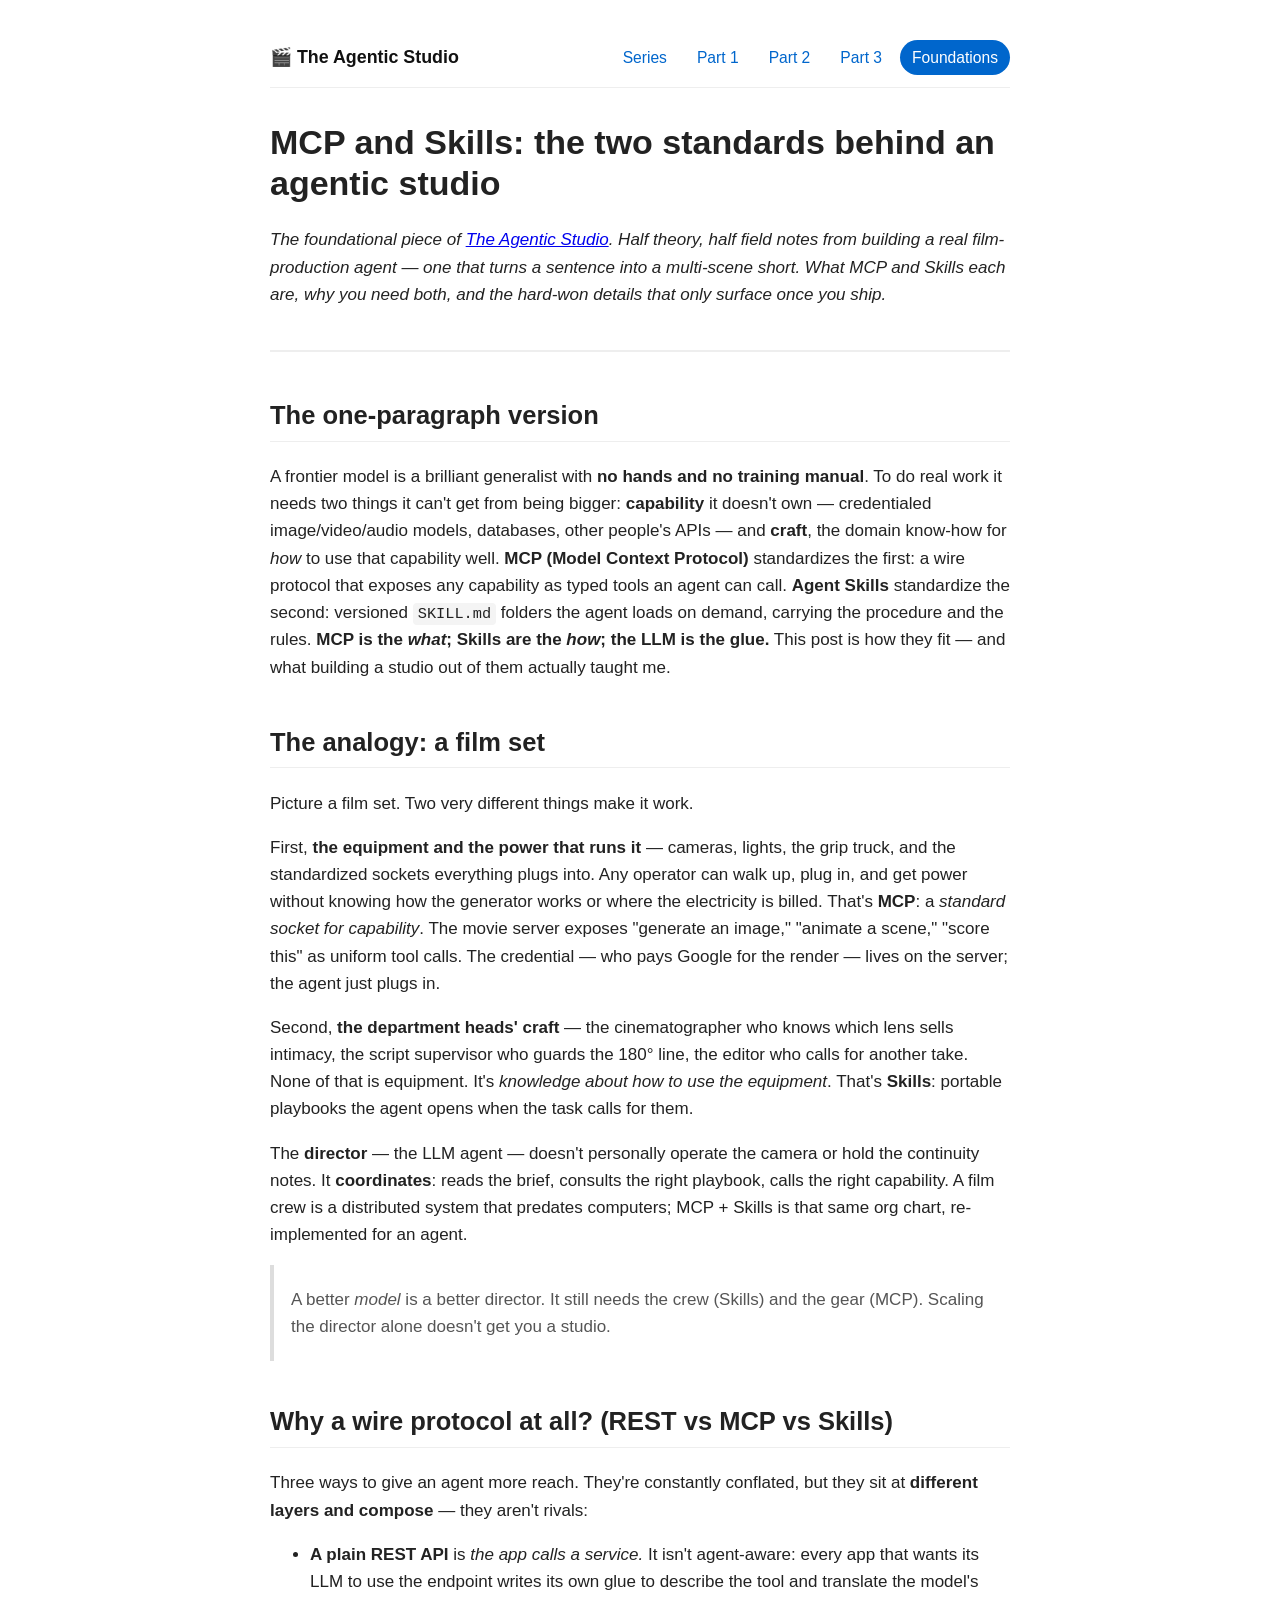
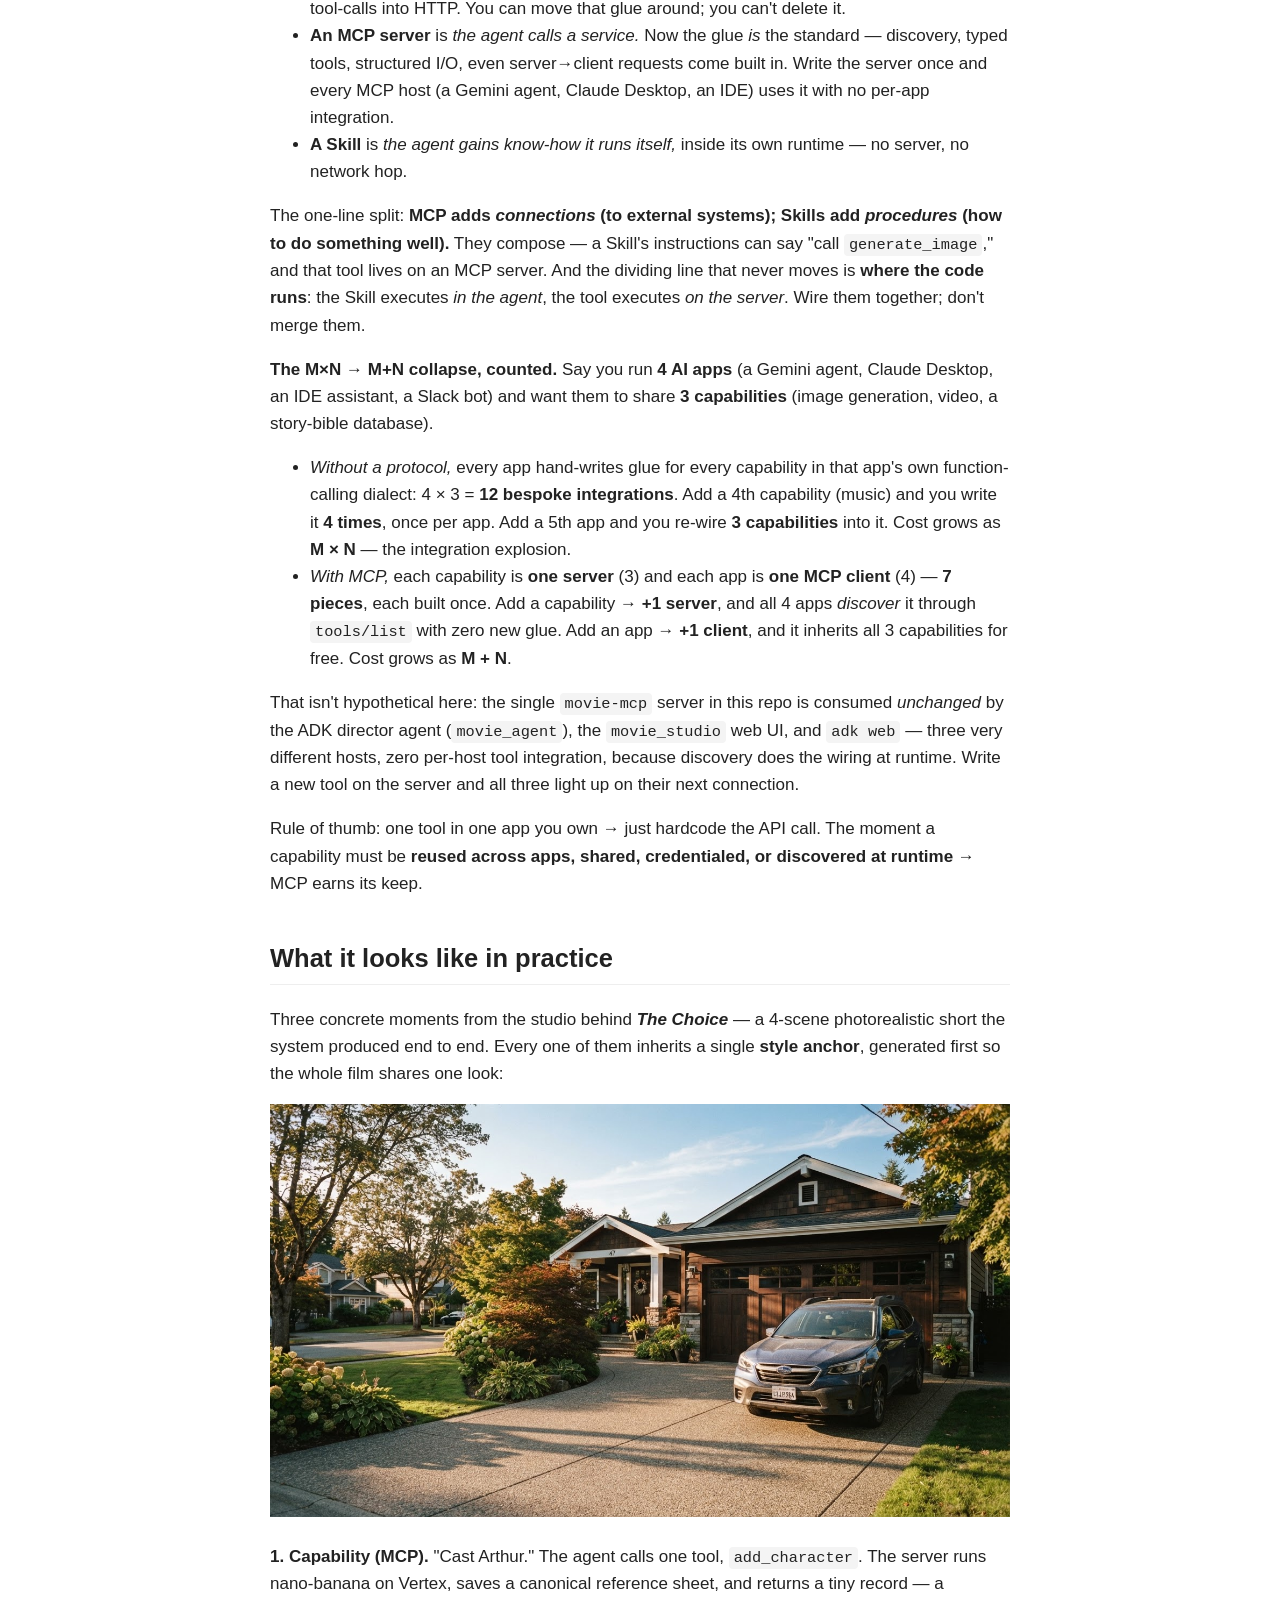
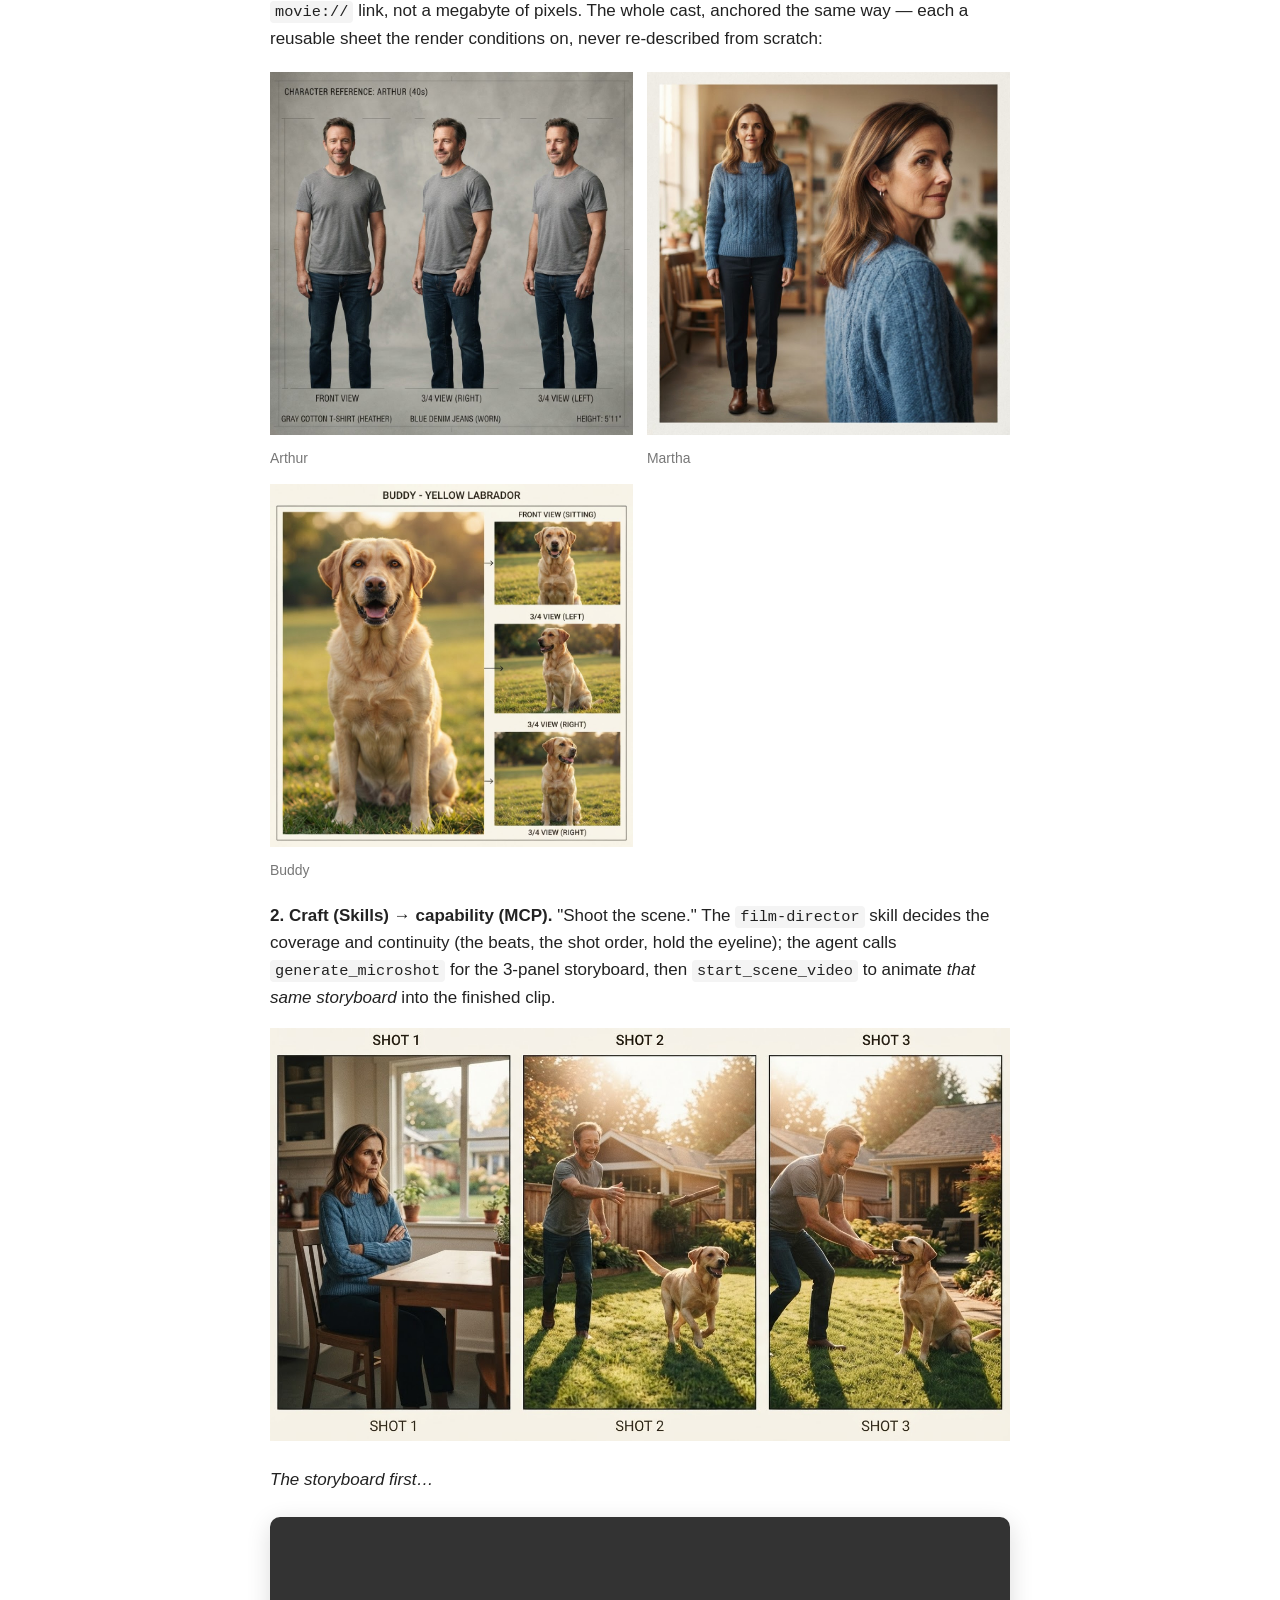
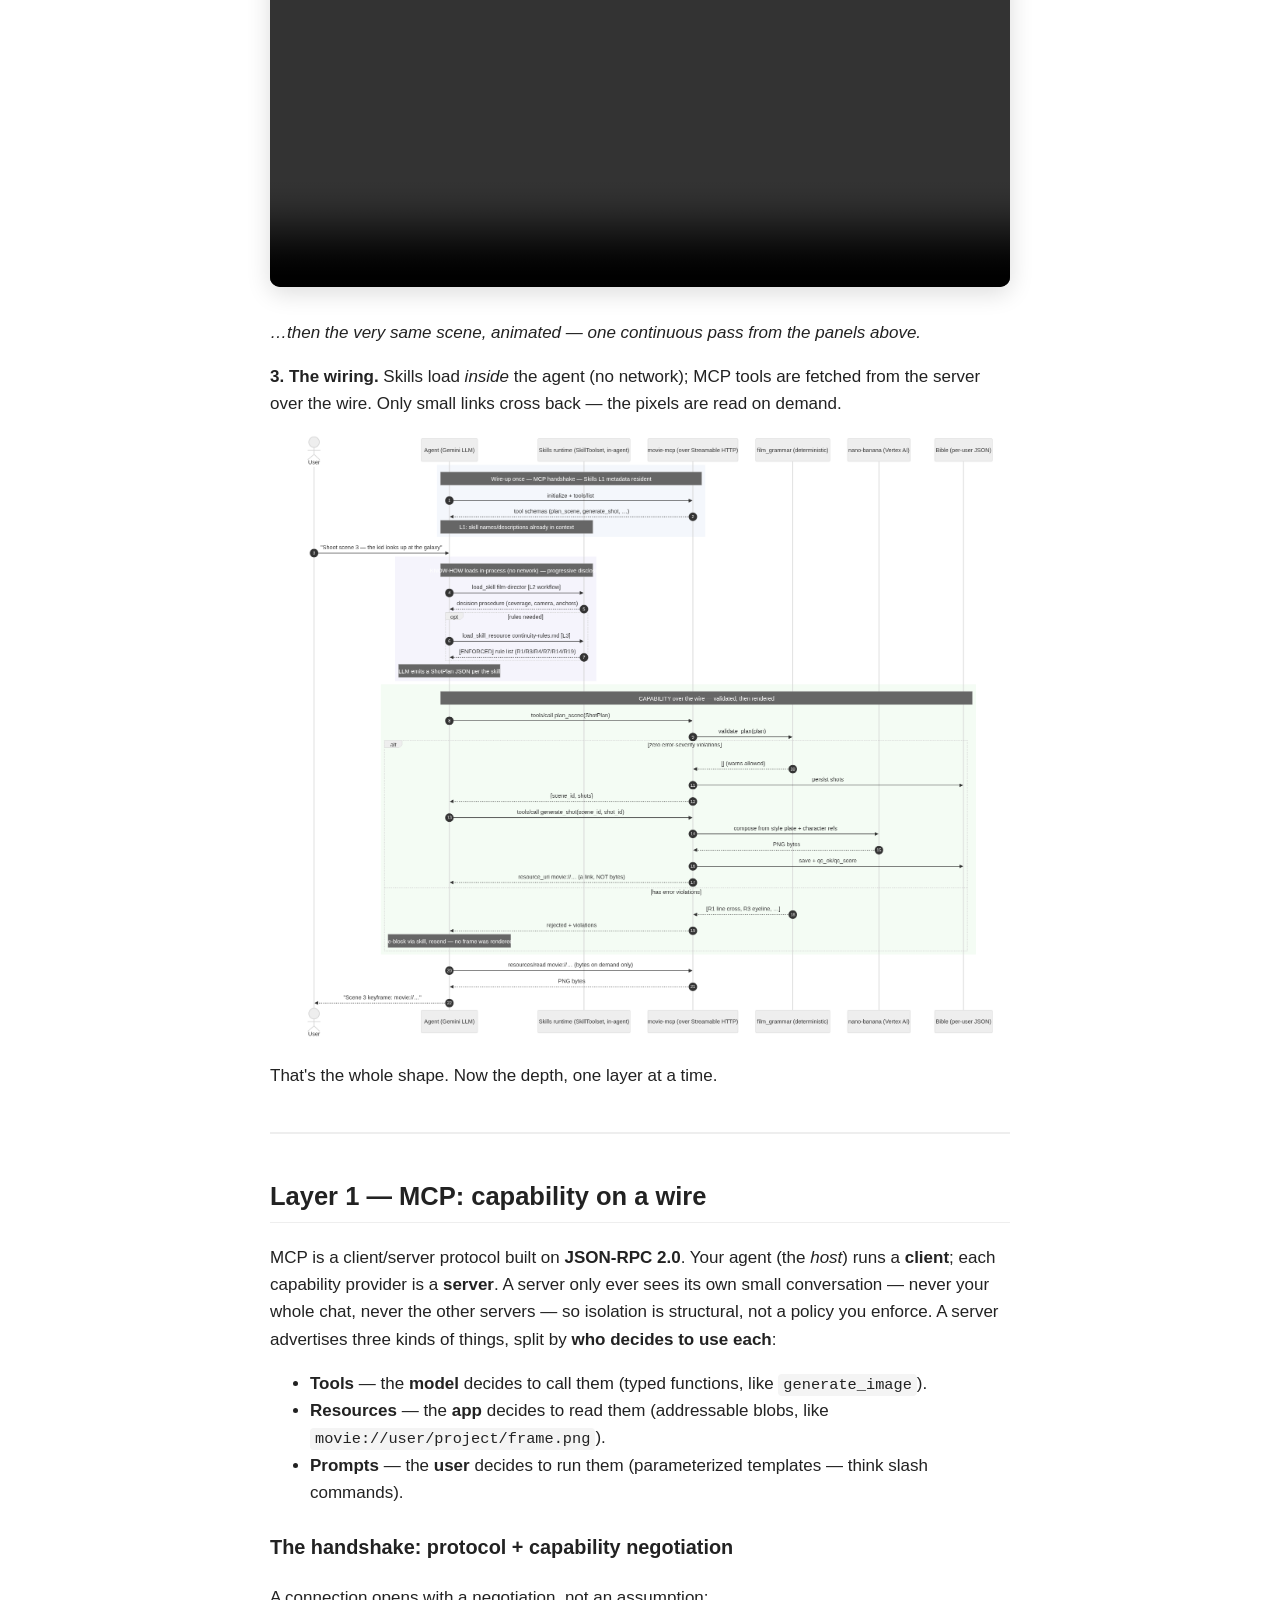
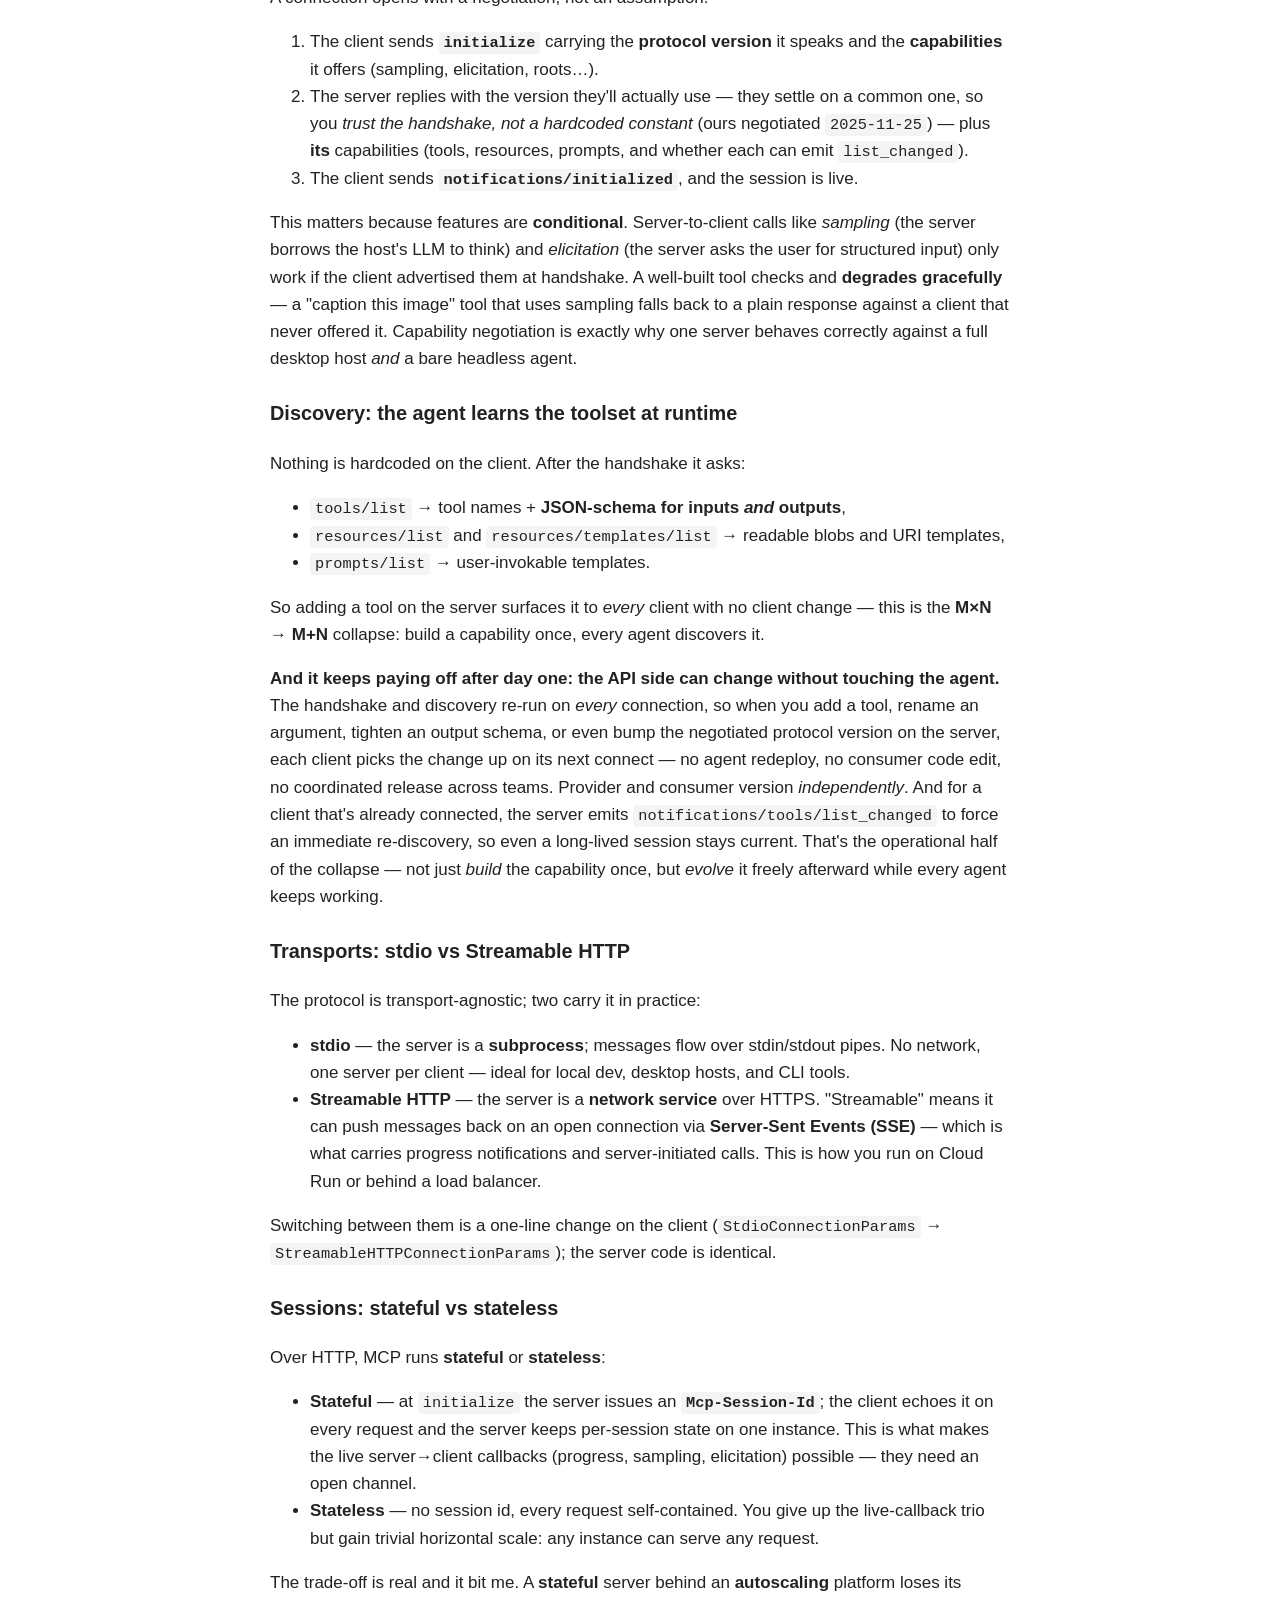
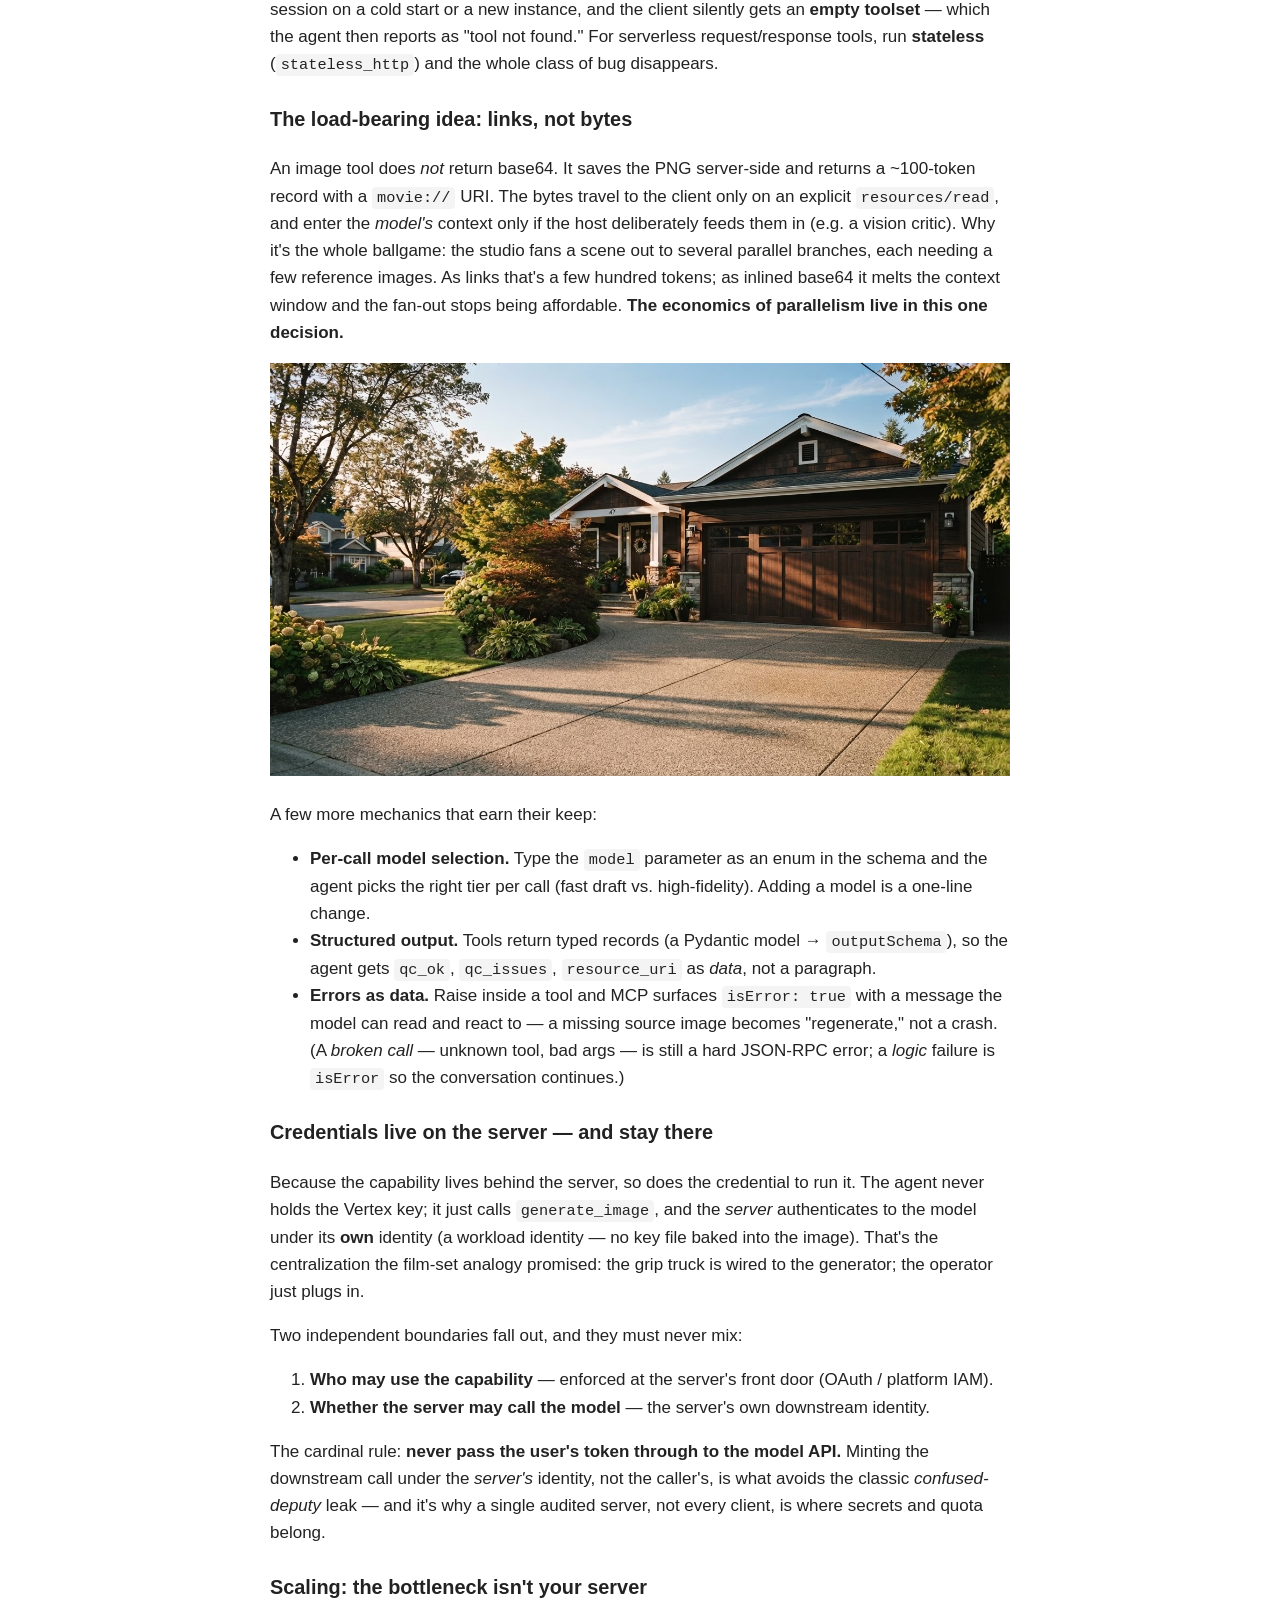
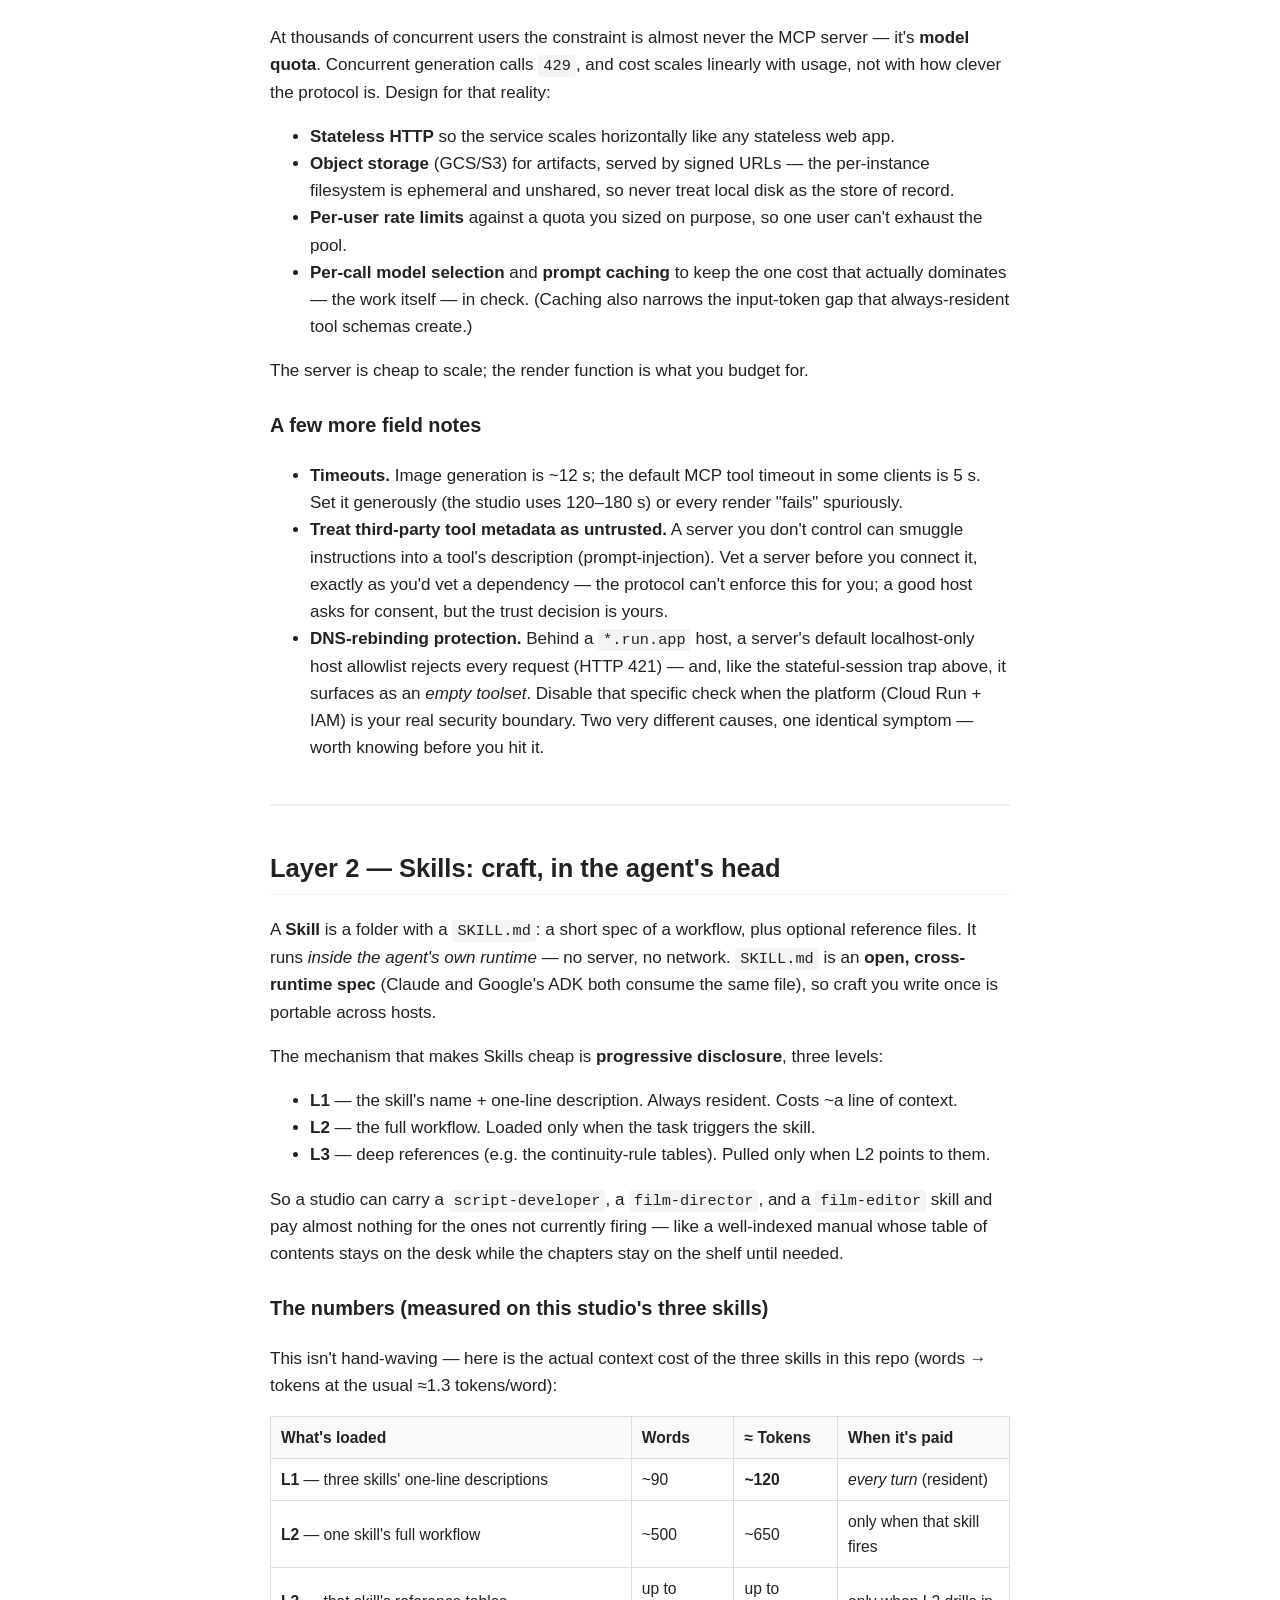
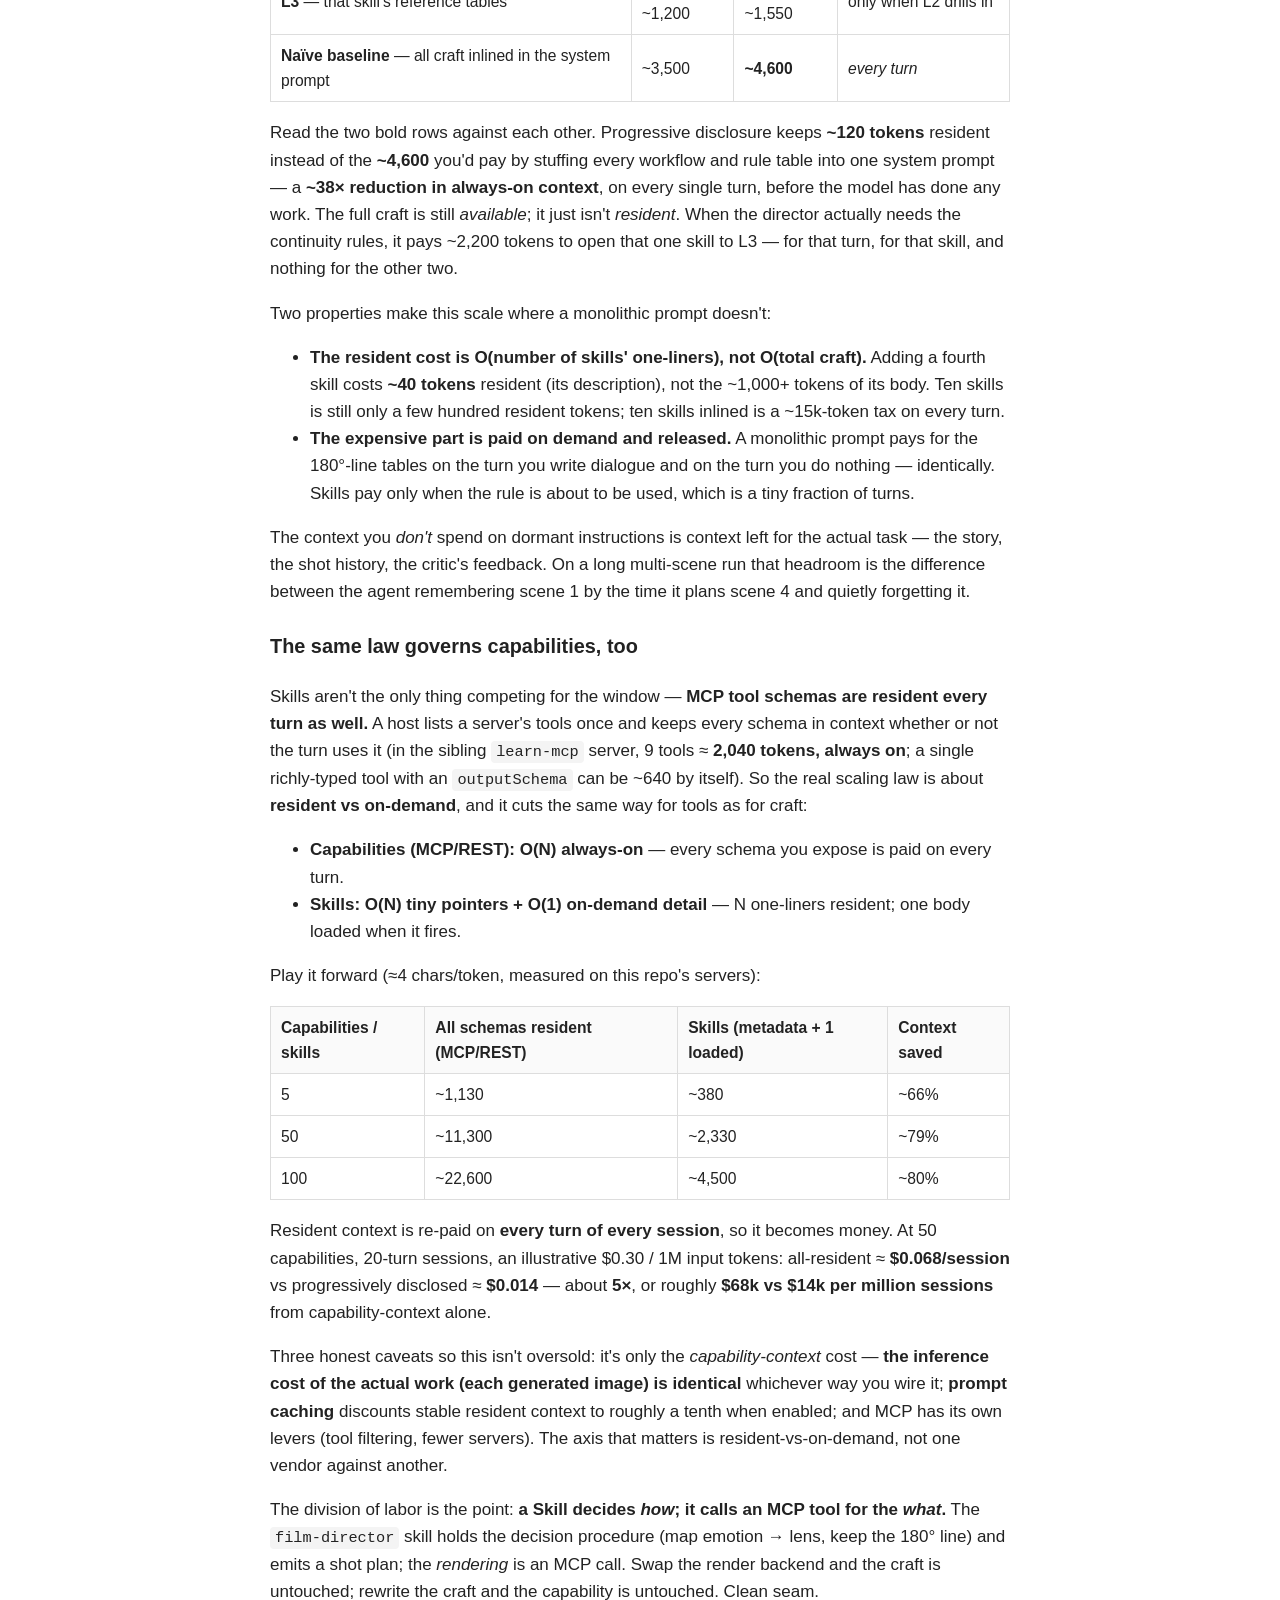
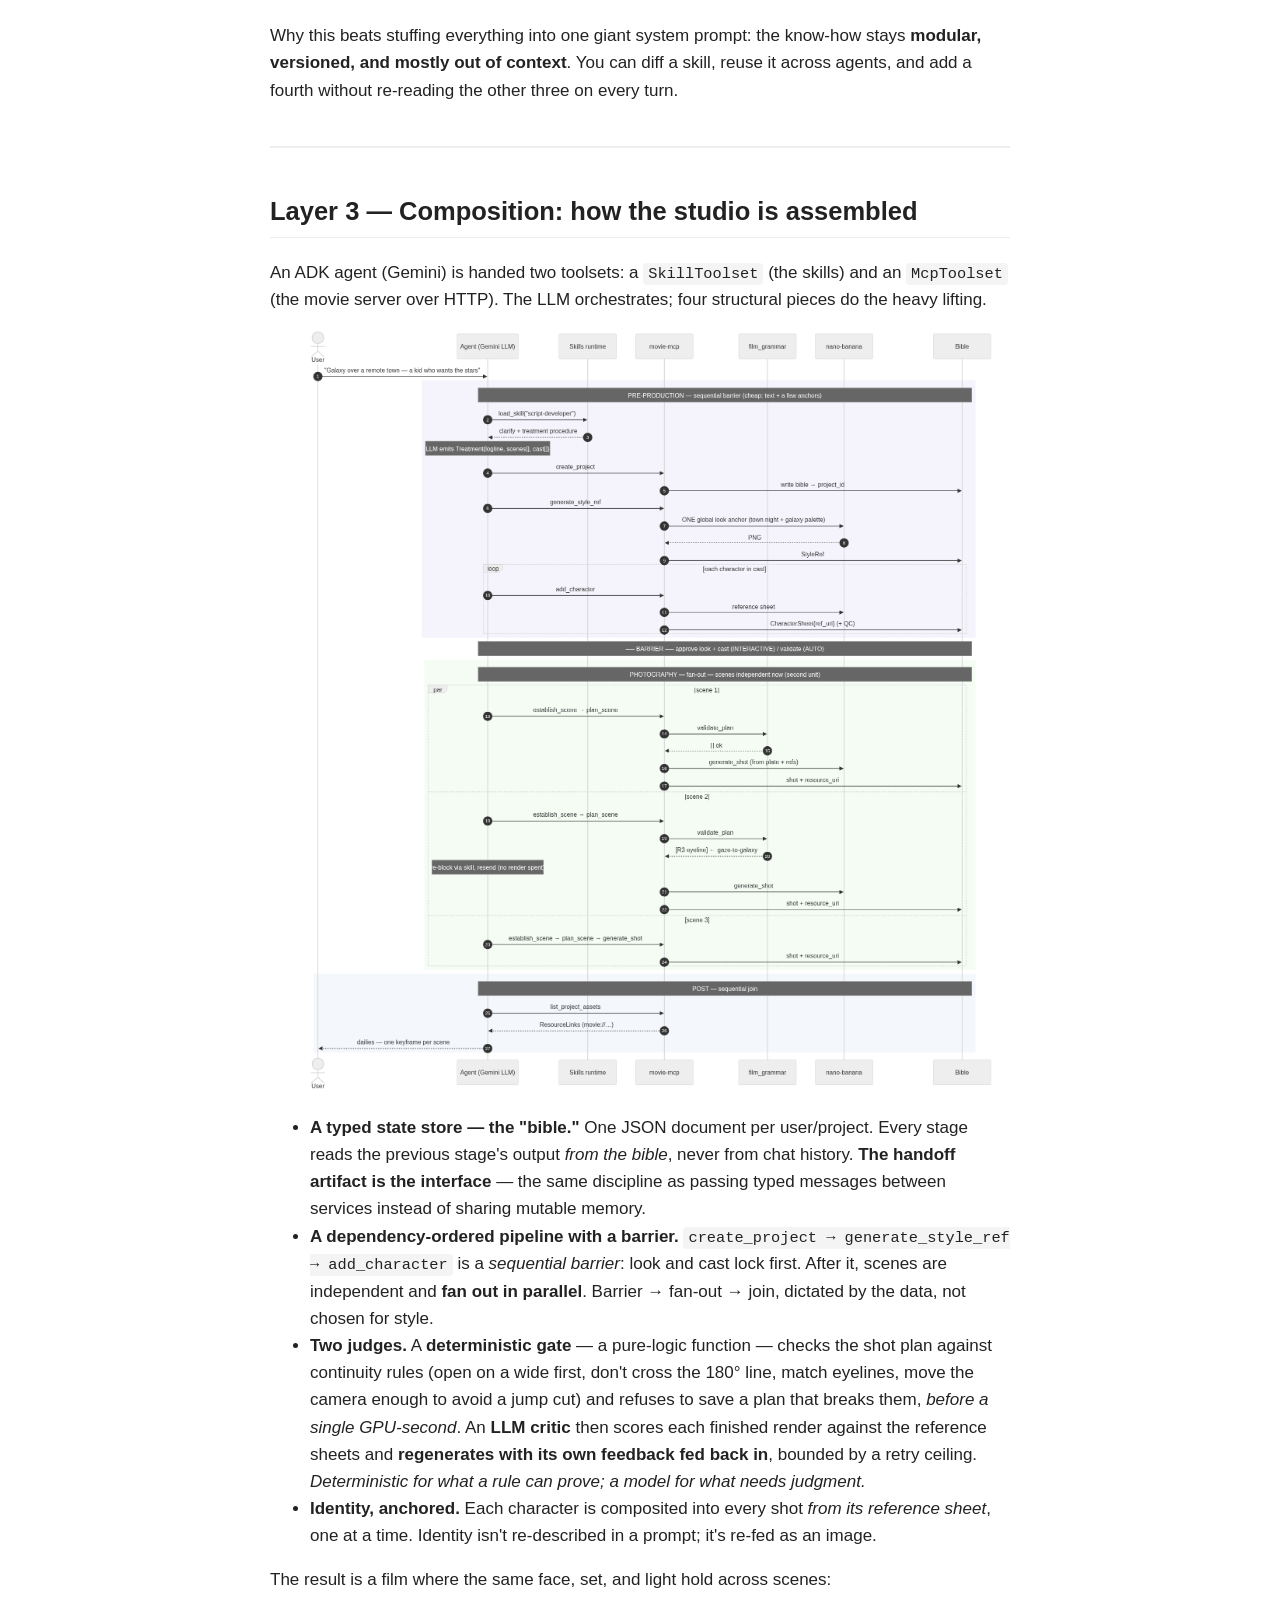
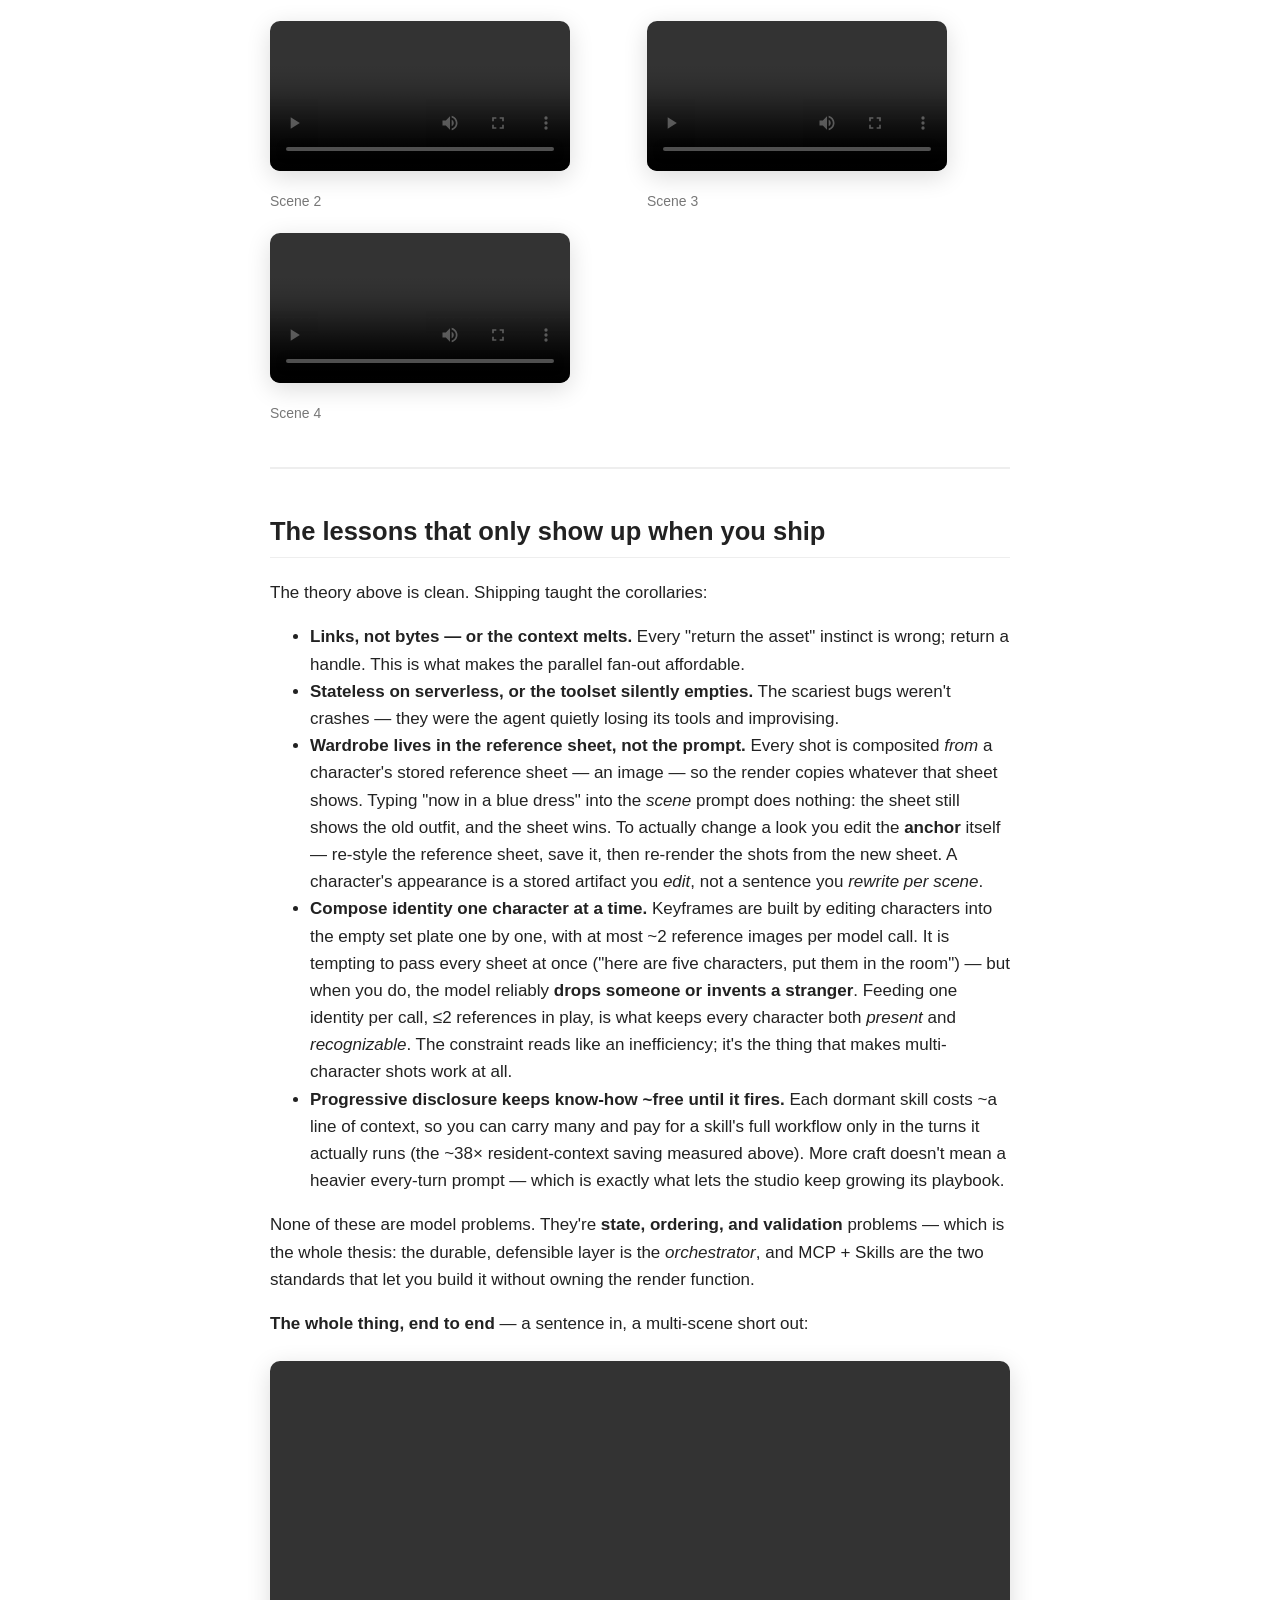
<file: docs/index.html>
<!doctype html><meta charset=utf-8>
<title>MCP and Skills — The Agentic Studio</title><style>
body{max-width:740px;margin:40px auto;font:17px/1.6 -apple-system,Segoe UI,Roboto,Helvetica,Arial;color:#222;padding:0 16px}
h1{font-size:2em;line-height:1.2} h2{margin-top:1.6em;border-bottom:1px solid #eee;padding-bottom:.2em}
h3{margin-top:1.3em} hr{border:none;border-top:2px solid #eee;margin:2.5em 0}
code{background:#f4f4f4;padding:2px 5px;border-radius:4px;font-size:.9em}
pre{background:#f6f8fa;padding:14px;border-radius:8px;overflow:auto} pre code{background:none;padding:0}
pre.mermaid{background:#fff;text-align:center}
table{border-collapse:collapse;width:100%;margin:1em 0} th,td{border:1px solid #ddd;padding:8px 10px;text-align:left;font-size:.92em}
th{background:#fafafa} blockquote{border-left:4px solid #ddd;margin:1em 0;padding:.2em 1em;color:#555} img{max-width:100%}
video{max-width:100%;border-radius:10px;box-shadow:0 6px 24px rgba(0,0,0,.14);margin:.4em 0}
.gallery{display:grid;grid-template-columns:repeat(auto-fit,minmax(240px,1fr));gap:14px;margin:1.2em 0}
.gallery figure{margin:0} .gallery figcaption{font-size:.82em;color:#777;margin-top:4px}
.site-nav{display:flex;flex-wrap:wrap;align-items:center;gap:8px 12px;margin:0 0 2em;padding-bottom:12px;border-bottom:1px solid #eee}
.site-nav .brand{font-weight:700;color:#111;text-decoration:none;font-size:1.05em;margin-right:auto}
.navlinks{display:flex;flex-wrap:wrap;gap:6px}
.nav-item{text-decoration:none;color:#06c;padding:5px 12px;border-radius:999px;font-size:.92em;white-space:nowrap;transition:background .12s}
.nav-item:hover{background:#eef5ff}
.nav-item.active{background:#06c;color:#fff;pointer-events:none}</style>
<meta property="og:type" content="article"><meta property="og:site_name" content="The Agentic Studio"><meta property="og:title" content="MCP and Skills — The Agentic Studio"><meta property="og:description" content="MCP and Skills — the two standards behind an agentic studio. What each is, why you need both, and the context economics that only show up when you ship."><meta property="og:image" content="https://gauravz7.github.io/movie-studio-agent/media/seq-callpath.png"><meta property="og:url" content="https://gauravz7.github.io/movie-studio-agent/index.html"><meta name="twitter:card" content="summary_large_image"><meta name="twitter:title" content="MCP and Skills — The Agentic Studio"><meta name="twitter:description" content="MCP and Skills — the two standards behind an agentic studio. What each is, why you need both, and the context economics that only show up when you ship."><meta name="twitter:image" content="https://gauravz7.github.io/movie-studio-agent/media/seq-callpath.png"><meta name="description" content="MCP and Skills — the two standards behind an agentic studio. What each is, why you need both, and the context economics that only show up when you ship.">
<header class="site-nav"><a class="brand" href="agentic-studio-series.html">🎬 The Agentic Studio</a><nav class="navlinks"><a class="nav-item" href="agentic-studio-series.html" title="Overview">Series</a><a class="nav-item" href="part-1-thesis.html" title="Thesis">Part 1</a><a class="nav-item" href="pre-production-barrier.html" title="Architecture">Part 2</a><a class="nav-item" href="part-3-moat.html" title="Moat">Part 3</a><a class="nav-item active" href="#" title="MCP & Skills">Foundations</a></nav></header>
<h1>MCP and Skills: the two standards behind an agentic studio</h1>
<p><em>The foundational piece of </em><em><a href="agentic-studio-series.html">The Agentic Studio</a></em><em>. Half theory, half
field notes from building a real film-production agent — one that turns a sentence into a multi-scene
short. What MCP and Skills each are, why you need </em><em>both</em><em>, and the hard-won details that only surface
once you ship.</em></p>
<hr />
<h2>The one-paragraph version</h2>
<p>A frontier model is a brilliant generalist with <strong>no hands and no training manual</strong>. To do real work
it needs two things it can't get from being bigger: <strong>capability</strong> it doesn't own — credentialed
image/video/audio models, databases, other people's APIs — and <strong>craft</strong>, the domain know-how for
<em>how</em> to use that capability well. <strong>MCP (Model Context Protocol)</strong> standardizes the first: a wire
protocol that exposes any capability as typed tools an agent can call. <strong>Agent Skills</strong> standardize
the second: versioned <code>SKILL.md</code> folders the agent loads on demand, carrying the procedure and the
rules. <strong>MCP is the <em>what</em>; Skills are the <em>how</em>; the LLM is the glue.</strong> This post is how they fit —
and what building a studio out of them actually taught me.</p>
<h2>The analogy: a film set</h2>
<p>Picture a film set. Two very different things make it work.</p>
<p>First, <strong>the equipment and the power that runs it</strong> — cameras, lights, the grip truck, and the
standardized sockets everything plugs into. Any operator can walk up, plug in, and get power without
knowing how the generator works or where the electricity is billed. That's <strong>MCP</strong>: a <em>standard
socket for capability</em>. The movie server exposes "generate an image," "animate a scene," "score this"
as uniform tool calls. The credential — who pays Google for the render — lives on the server; the
agent just plugs in.</p>
<p>Second, <strong>the department heads' craft</strong> — the cinematographer who knows which lens sells intimacy,
the script supervisor who guards the 180° line, the editor who calls for another take. None of that is
equipment. It's <em>knowledge about how to use the equipment</em>. That's <strong>Skills</strong>: portable playbooks the
agent opens when the task calls for them.</p>
<p>The <strong>director</strong> — the LLM agent — doesn't personally operate the camera or hold the continuity
notes. It <strong>coordinates</strong>: reads the brief, consults the right playbook, calls the right capability. A
film crew is a distributed system that predates computers; MCP + Skills is that same org chart,
re-implemented for an agent.</p>
<blockquote>
<p>A better <em>model</em> is a better director. It still needs the crew (Skills) and the gear (MCP). Scaling
the director alone doesn't get you a studio.</p>
</blockquote>
<h2>Why a wire protocol at all? (REST vs MCP vs Skills)</h2>
<p>Three ways to give an agent more reach. They're constantly conflated, but they sit at <strong>different
layers and compose</strong> — they aren't rivals:</p>
<ul>
<li><strong>A plain REST API</strong> is <em>the app calls a service.</em> It isn't agent-aware: every app that wants its
  LLM to use the endpoint writes its own glue to describe the tool and translate the model's
  tool-calls into HTTP. You can move that glue around; you can't delete it.</li>
<li><strong>An MCP server</strong> is <em>the agent calls a service.</em> Now the glue <em>is</em> the standard — discovery, typed
  tools, structured I/O, even server→client requests come built in. Write the server once and every
  MCP host (a Gemini agent, Claude Desktop, an IDE) uses it with no per-app integration.</li>
<li><strong>A Skill</strong> is <em>the agent gains know-how it runs itself,</em> inside its own runtime — no server, no
  network hop.</li>
</ul>
<p>The one-line split: <strong>MCP adds <em>connections</em> (to external systems); Skills add <em>procedures</em> (how to
do something well).</strong> They compose — a Skill's instructions can say "call <code>generate_image</code>," and that
tool lives on an MCP server. And the dividing line that never moves is <strong>where the code runs</strong>: the
Skill executes <em>in the agent</em>, the tool executes <em>on the server</em>. Wire them together; don't merge them.</p>
<p><strong>The M×N → M+N collapse, counted.</strong> Say you run <strong>4 AI apps</strong> (a Gemini agent, Claude Desktop, an
IDE assistant, a Slack bot) and want them to share <strong>3 capabilities</strong> (image generation, video, a
story-bible database).</p>
<ul>
<li><em>Without a protocol,</em> every app hand-writes glue for every capability in that app's own
  function-calling dialect: 4 × 3 = <strong>12 bespoke integrations</strong>. Add a 4th capability (music) and you
  write it <strong>4 times</strong>, once per app. Add a 5th app and you re-wire <strong>3 capabilities</strong> into it. Cost
  grows as <strong>M × N</strong> — the integration explosion.</li>
<li><em>With MCP,</em> each capability is <strong>one server</strong> (3) and each app is <strong>one MCP client</strong> (4) — <strong>7
  pieces</strong>, each built once. Add a capability → <strong>+1 server</strong>, and all 4 apps <em>discover</em> it through
  <code>tools/list</code> with zero new glue. Add an app → <strong>+1 client</strong>, and it inherits all 3 capabilities for
  free. Cost grows as <strong>M + N</strong>.</li>
</ul>
<p>That isn't hypothetical here: the single <code>movie-mcp</code> server in this repo is consumed <em>unchanged</em> by
the ADK director agent (<code>movie_agent</code>), the <code>movie_studio</code> web UI, and <code>adk web</code> — three very
different hosts, zero per-host tool integration, because discovery does the wiring at runtime. Write a
new tool on the server and all three light up on their next connection.</p>
<p>Rule of thumb: one tool in one app you own → just hardcode the API call. The moment a capability must
be <strong>reused across apps, shared, credentialed, or discovered at runtime</strong> → MCP earns its keep.</p>
<h2>What it looks like in practice</h2>
<p>Three concrete moments from the studio behind <strong><em>The Choice</em></strong> — a 4-scene photorealistic short the
system produced end to end. Every one of them inherits a single <strong>style anchor</strong>, generated first so
the whole film shares one look:</p>
<p><img alt="The global style anchor every shot inherits — one palette, one grade, one grain" src="media/choice-style.jpg" /></p>
<p><strong>1. Capability (MCP).</strong> "Cast Arthur." The agent calls one tool, <code>add_character</code>. The server runs
nano-banana on Vertex, saves a canonical reference sheet, and returns a tiny record — a <code>movie://</code>
link, not a megabyte of pixels. The whole cast, anchored the same way — each a reusable sheet the
render conditions on, never re-described from scratch:</p>
<div class="gallery">
<figure><img src="media/choice-arthur.png" alt="Arthur reference sheet"><figcaption>Arthur</figcaption></figure>
<figure><img src="media/choice-martha.png" alt="Martha reference sheet"><figcaption>Martha</figcaption></figure>
<figure><img src="media/choice-buddy.png" alt="Buddy reference sheet"><figcaption>Buddy</figcaption></figure>
</div>

<p><strong>2. Craft (Skills) → capability (MCP).</strong> "Shoot the scene." The <code>film-director</code> skill decides the
coverage and continuity (the beats, the shot order, hold the eyeline); the agent calls
<code>generate_microshot</code> for the 3-panel storyboard, then <code>start_scene_video</code> to animate <em>that same
storyboard</em> into the finished clip.</p>
<p><img alt="A 3-panel micro-shot storyboard — SHOT 1 / 2 / 3 of one scene, same cast and set across all three" src="media/choice-storyboard-s4.png" /></p>
<p><em>The storyboard first…</em></p>
<video controls preload="metadata" src="media/choice-scene-4.mp4" style="width:100%"></video>

<p><em>…then the very same scene, animated — one continuous pass from the panels above.</em></p>
<p><strong>3. The wiring.</strong> Skills load <em>inside</em> the agent (no network); MCP tools are fetched from the server
over the wire. Only small links cross back — the pixels are read on demand.</p>
<p><img alt="The skill + MCP call path" src="media/seq-callpath.png" /></p>
<p>That's the whole shape. Now the depth, one layer at a time.</p>
<hr />
<h2>Layer 1 — MCP: capability on a wire</h2>
<p>MCP is a client/server protocol built on <strong>JSON-RPC 2.0</strong>. Your agent (the <em>host</em>) runs a <strong>client</strong>;
each capability provider is a <strong>server</strong>. A server only ever sees its own small conversation — never
your whole chat, never the other servers — so isolation is structural, not a policy you enforce. A
server advertises three kinds of things, split by <strong>who decides to use each</strong>:</p>
<ul>
<li><strong>Tools</strong> — the <strong>model</strong> decides to call them (typed functions, like <code>generate_image</code>).</li>
<li><strong>Resources</strong> — the <strong>app</strong> decides to read them (addressable blobs, like <code>movie://user/project/frame.png</code>).</li>
<li><strong>Prompts</strong> — the <strong>user</strong> decides to run them (parameterized templates — think slash commands).</li>
</ul>
<h3>The handshake: protocol + capability negotiation</h3>
<p>A connection opens with a negotiation, not an assumption:</p>
<ol>
<li>The client sends <strong><code>initialize</code></strong> carrying the <strong>protocol version</strong> it speaks and the
   <strong>capabilities</strong> it offers (sampling, elicitation, roots…).</li>
<li>The server replies with the version they'll actually use — they settle on a common one, so you
   <em>trust the handshake, not a hardcoded constant</em> (ours negotiated <code>2025-11-25</code>) — plus <strong>its</strong>
   capabilities (tools, resources, prompts, and whether each can emit <code>list_changed</code>).</li>
<li>The client sends <strong><code>notifications/initialized</code></strong>, and the session is live.</li>
</ol>
<p>This matters because features are <strong>conditional</strong>. Server-to-client calls like <em>sampling</em> (the server
borrows the host's LLM to think) and <em>elicitation</em> (the server asks the user for structured input)
only work if the client advertised them at handshake. A well-built tool checks and <strong>degrades
gracefully</strong> — a "caption this image" tool that uses sampling falls back to a plain response against a
client that never offered it. Capability negotiation is exactly why one server behaves correctly
against a full desktop host <em>and</em> a bare headless agent.</p>
<h3>Discovery: the agent learns the toolset at runtime</h3>
<p>Nothing is hardcoded on the client. After the handshake it asks:</p>
<ul>
<li><code>tools/list</code> → tool names + <strong>JSON-schema for inputs <em>and</em> outputs</strong>,</li>
<li><code>resources/list</code> and <code>resources/templates/list</code> → readable blobs and URI templates,</li>
<li><code>prompts/list</code> → user-invokable templates.</li>
</ul>
<p>So adding a tool on the server surfaces it to <em>every</em> client with no client change — this is the
<strong>M×N → M+N</strong> collapse: build a capability once, every agent discovers it.</p>
<p><strong>And it keeps paying off after day one: the API side can change without touching the agent.</strong> The
handshake and discovery re-run on <em>every</em> connection, so when you add a tool, rename an argument,
tighten an output schema, or even bump the negotiated protocol version on the server, each client
picks the change up on its next connect — no agent redeploy, no consumer code edit, no coordinated
release across teams. Provider and consumer version <em>independently</em>. And for a client that's already
connected, the server emits <code>notifications/tools/list_changed</code> to force an immediate re-discovery, so
even a long-lived session stays current. That's the operational half of the collapse — not just
<em>build</em> the capability once, but <em>evolve</em> it freely afterward while every agent keeps working.</p>
<h3>Transports: stdio vs Streamable HTTP</h3>
<p>The protocol is transport-agnostic; two carry it in practice:</p>
<ul>
<li><strong>stdio</strong> — the server is a <strong>subprocess</strong>; messages flow over stdin/stdout pipes. No network, one
  server per client — ideal for local dev, desktop hosts, and CLI tools.</li>
<li><strong>Streamable HTTP</strong> — the server is a <strong>network service</strong> over HTTPS. "Streamable" means it can push
  messages back on an open connection via <strong>Server-Sent Events (SSE)</strong> — which is what carries
  progress notifications and server-initiated calls. This is how you run on Cloud Run or behind a load
  balancer.</li>
</ul>
<p>Switching between them is a one-line change on the client (<code>StdioConnectionParams</code> →
<code>StreamableHTTPConnectionParams</code>); the server code is identical.</p>
<h3>Sessions: stateful vs stateless</h3>
<p>Over HTTP, MCP runs <strong>stateful</strong> or <strong>stateless</strong>:</p>
<ul>
<li><strong>Stateful</strong> — at <code>initialize</code> the server issues an <strong><code>Mcp-Session-Id</code></strong>; the client echoes it on
  every request and the server keeps per-session state on one instance. This is what makes the live
  server→client callbacks (progress, sampling, elicitation) possible — they need an open channel.</li>
<li><strong>Stateless</strong> — no session id, every request self-contained. You give up the live-callback trio but
  gain trivial horizontal scale: any instance can serve any request.</li>
</ul>
<p>The trade-off is real and it bit me. A <strong>stateful</strong> server behind an <strong>autoscaling</strong> platform loses
its session on a cold start or a new instance, and the client silently gets an <strong>empty toolset</strong> —
which the agent then reports as "tool not found." For serverless request/response tools, run
<strong>stateless</strong> (<code>stateless_http</code>) and the whole class of bug disappears.</p>
<h3>The load-bearing idea: links, not bytes</h3>
<p>An image tool does <em>not</em> return base64. It saves the PNG server-side and returns a ~100-token record
with a <code>movie://</code> URI. The bytes travel to the client only on an explicit <code>resources/read</code>, and enter
the <em>model's</em> context only if the host deliberately feeds them in (e.g. a vision critic). Why it's the
whole ballgame: the studio fans a scene out to several parallel branches, each needing a few reference
images. As links that's a few hundred tokens; as inlined base64 it melts the context window and the
fan-out stops being affordable. <strong>The economics of parallelism live in this one decision.</strong></p>
<p><img alt="A set plate the image tool saved server-side and handed back as a movie:// link — the pixels are fetched only on an explicit resources/read, never dumped into the model's context" src="media/choice-plate-s1.jpg" /></p>
<p>A few more mechanics that earn their keep:</p>
<ul>
<li><strong>Per-call model selection.</strong> Type the <code>model</code> parameter as an enum in the schema and the agent
  picks the right tier per call (fast draft vs. high-fidelity). Adding a model is a one-line change.</li>
<li><strong>Structured output.</strong> Tools return typed records (a Pydantic model → <code>outputSchema</code>), so the agent
  gets <code>qc_ok</code>, <code>qc_issues</code>, <code>resource_uri</code> as <em>data</em>, not a paragraph.</li>
<li><strong>Errors as data.</strong> Raise inside a tool and MCP surfaces <code>isError: true</code> with a message the model
  can read and react to — a missing source image becomes "regenerate," not a crash. (A <em>broken call</em> —
  unknown tool, bad args — is still a hard JSON-RPC error; a <em>logic</em> failure is <code>isError</code> so the
  conversation continues.)</li>
</ul>
<h3>Credentials live on the server — and stay there</h3>
<p>Because the capability lives behind the server, so does the credential to run it. The agent never
holds the Vertex key; it just calls <code>generate_image</code>, and the <em>server</em> authenticates to the model
under its <strong>own</strong> identity (a workload identity — no key file baked into the image). That's the
centralization the film-set analogy promised: the grip truck is wired to the generator; the operator
just plugs in.</p>
<p>Two independent boundaries fall out, and they must never mix:</p>
<ol>
<li><strong>Who may use the capability</strong> — enforced at the server's front door (OAuth / platform IAM).</li>
<li><strong>Whether the server may call the model</strong> — the server's own downstream identity.</li>
</ol>
<p>The cardinal rule: <strong>never pass the user's token through to the model API.</strong> Minting the downstream
call under the <em>server's</em> identity, not the caller's, is what avoids the classic <em>confused-deputy</em>
leak — and it's why a single audited server, not every client, is where secrets and quota belong.</p>
<h3>Scaling: the bottleneck isn't your server</h3>
<p>At thousands of concurrent users the constraint is almost never the MCP server — it's <strong>model quota</strong>.
Concurrent generation calls <code>429</code>, and cost scales linearly with usage, not with how clever the
protocol is. Design for that reality:</p>
<ul>
<li><strong>Stateless HTTP</strong> so the service scales horizontally like any stateless web app.</li>
<li><strong>Object storage</strong> (GCS/S3) for artifacts, served by signed URLs — the per-instance filesystem is
  ephemeral and unshared, so never treat local disk as the store of record.</li>
<li><strong>Per-user rate limits</strong> against a quota you sized on purpose, so one user can't exhaust the pool.</li>
<li><strong>Per-call model selection</strong> and <strong>prompt caching</strong> to keep the one cost that actually dominates —
  the work itself — in check. (Caching also narrows the input-token gap that always-resident tool
  schemas create.)</li>
</ul>
<p>The server is cheap to scale; the render function is what you budget for.</p>
<h3>A few more field notes</h3>
<ul>
<li><strong>Timeouts.</strong> Image generation is ~12 s; the default MCP tool timeout in some clients is 5 s. Set it
  generously (the studio uses 120–180 s) or every render "fails" spuriously.</li>
<li><strong>Treat third-party tool metadata as untrusted.</strong> A server you don't control can smuggle
  instructions into a tool's description (prompt-injection). Vet a server before you connect it,
  exactly as you'd vet a dependency — the protocol can't enforce this for you; a good host asks for
  consent, but the trust decision is yours.</li>
<li><strong>DNS-rebinding protection.</strong> Behind a <code>*.run.app</code> host, a server's default localhost-only host
  allowlist rejects every request (HTTP 421) — and, like the stateful-session trap above, it surfaces
  as an <em>empty toolset</em>. Disable that specific check when the platform (Cloud Run + IAM) is your real
  security boundary. Two very different causes, one identical symptom — worth knowing before you hit
  it.</li>
</ul>
<hr />
<h2>Layer 2 — Skills: craft, in the agent's head</h2>
<p>A <strong>Skill</strong> is a folder with a <code>SKILL.md</code>: a short spec of a workflow, plus optional reference files.
It runs <em>inside the agent's own runtime</em> — no server, no network. <code>SKILL.md</code> is an <strong>open,
cross-runtime spec</strong> (Claude and Google's ADK both consume the same file), so craft you write once is
portable across hosts.</p>
<p>The mechanism that makes Skills cheap is <strong>progressive disclosure</strong>, three levels:</p>
<ul>
<li><strong>L1</strong> — the skill's name + one-line description. Always resident. Costs ~a line of context.</li>
<li><strong>L2</strong> — the full workflow. Loaded only when the task triggers the skill.</li>
<li><strong>L3</strong> — deep references (e.g. the continuity-rule tables). Pulled only when L2 points to them.</li>
</ul>
<p>So a studio can carry a <code>script-developer</code>, a <code>film-director</code>, and a <code>film-editor</code> skill and pay
almost nothing for the ones not currently firing — like a well-indexed manual whose table of contents
stays on the desk while the chapters stay on the shelf until needed.</p>
<h3>The numbers (measured on this studio's three skills)</h3>
<p>This isn't hand-waving — here is the actual context cost of the three skills in this repo (words → tokens
at the usual ≈1.3 tokens/word):</p>
<table>
<thead>
<tr>
<th>What's loaded</th>
<th>Words</th>
<th>≈ Tokens</th>
<th>When it's paid</th>
</tr>
</thead>
<tbody>
<tr>
<td><strong>L1</strong> — three skills' one-line descriptions</td>
<td>~90</td>
<td><strong>~120</strong></td>
<td><em>every turn</em> (resident)</td>
</tr>
<tr>
<td><strong>L2</strong> — one skill's full workflow</td>
<td>~500</td>
<td>~650</td>
<td>only when that skill fires</td>
</tr>
<tr>
<td><strong>L3</strong> — that skill's reference tables</td>
<td>up to ~1,200</td>
<td>up to ~1,550</td>
<td>only when L2 drills in</td>
</tr>
<tr>
<td><strong>Naïve baseline</strong> — all craft inlined in the system prompt</td>
<td>~3,500</td>
<td><strong>~4,600</strong></td>
<td><em>every turn</em></td>
</tr>
</tbody>
</table>
<p>Read the two bold rows against each other. Progressive disclosure keeps <strong>~120 tokens</strong> resident
instead of the <strong>~4,600</strong> you'd pay by stuffing every workflow and rule table into one system prompt —
a <strong>~38× reduction in always-on context</strong>, on every single turn, before the model has done any work.
The full craft is still <em>available</em>; it just isn't <em>resident</em>. When the director actually needs the
continuity rules, it pays ~2,200 tokens to open that one skill to L3 — for that turn, for that skill,
and nothing for the other two.</p>
<p>Two properties make this scale where a monolithic prompt doesn't:</p>
<ul>
<li><strong>The resident cost is O(number of skills' one-liners), not O(total craft).</strong> Adding a fourth skill
  costs <strong>~40 tokens</strong> resident (its description), not the ~1,000+ tokens of its body. Ten skills is
  still only a few hundred resident tokens; ten skills inlined is a ~15k-token tax on every turn.</li>
<li><strong>The expensive part is paid on demand and released.</strong> A monolithic prompt pays for the 180°-line
  tables on the turn you write dialogue and on the turn you do nothing — identically. Skills pay only
  when the rule is about to be used, which is a tiny fraction of turns.</li>
</ul>
<p>The context you <em>don't</em> spend on dormant instructions is context left for the actual task — the story,
the shot history, the critic's feedback. On a long multi-scene run that headroom is the difference
between the agent remembering scene 1 by the time it plans scene 4 and quietly forgetting it.</p>
<h3>The same law governs capabilities, too</h3>
<p>Skills aren't the only thing competing for the window — <strong>MCP tool schemas are resident every turn as
well.</strong> A host lists a server's tools once and keeps every schema in context whether or not the turn
uses it (in the sibling <code>learn-mcp</code> server, 9 tools ≈ <strong>2,040 tokens, always on</strong>; a single
richly-typed tool with an <code>outputSchema</code> can be ~640 by itself). So the real scaling law is about
<strong>resident vs on-demand</strong>, and it cuts the same way for tools as for craft:</p>
<ul>
<li><strong>Capabilities (MCP/REST): O(N) always-on</strong> — every schema you expose is paid on every turn.</li>
<li><strong>Skills: O(N) tiny pointers + O(1) on-demand detail</strong> — N one-liners resident; one body loaded
  when it fires.</li>
</ul>
<p>Play it forward (≈4 chars/token, measured on this repo's servers):</p>
<table>
<thead>
<tr>
<th>Capabilities / skills</th>
<th>All schemas resident (MCP/REST)</th>
<th>Skills (metadata + 1 loaded)</th>
<th>Context saved</th>
</tr>
</thead>
<tbody>
<tr>
<td>5</td>
<td>~1,130</td>
<td>~380</td>
<td>~66%</td>
</tr>
<tr>
<td>50</td>
<td>~11,300</td>
<td>~2,330</td>
<td>~79%</td>
</tr>
<tr>
<td>100</td>
<td>~22,600</td>
<td>~4,500</td>
<td>~80%</td>
</tr>
</tbody>
</table>
<p>Resident context is re-paid on <strong>every turn of every session</strong>, so it becomes money. At 50
capabilities, 20-turn sessions, an illustrative $0.30 / 1M input tokens: all-resident ≈
<strong>$0.068/session</strong> vs progressively disclosed ≈ <strong>$0.014</strong> — about <strong>5×</strong>, or roughly <strong>$68k vs $14k
per million sessions</strong> from capability-context alone.</p>
<p>Three honest caveats so this isn't oversold: it's only the <em>capability-context</em> cost — <strong>the inference
cost of the actual work (each generated image) is identical</strong> whichever way you wire it; <strong>prompt
caching</strong> discounts stable resident context to roughly a tenth when enabled; and MCP has its own
levers (tool filtering, fewer servers). The axis that matters is resident-vs-on-demand, not one vendor
against another.</p>
<p>The division of labor is the point: <strong>a Skill decides <em>how</em>; it calls an MCP tool for the <em>what</em>.</strong>
The <code>film-director</code> skill holds the decision procedure (map emotion → lens, keep the 180° line) and
emits a shot plan; the <em>rendering</em> is an MCP call. Swap the render backend and the craft is untouched;
rewrite the craft and the capability is untouched. Clean seam.</p>
<p>Why this beats stuffing everything into one giant system prompt: the know-how stays <strong>modular,
versioned, and mostly out of context</strong>. You can diff a skill, reuse it across agents, and add a fourth
without re-reading the other three on every turn.</p>
<hr />
<h2>Layer 3 — Composition: how the studio is assembled</h2>
<p>An ADK agent (Gemini) is handed two toolsets: a <code>SkillToolset</code> (the skills) and an <code>McpToolset</code> (the
movie server over HTTP). The LLM orchestrates; four structural pieces do the heavy lifting.</p>
<p><img alt="The dependency-ordered pipeline: style and cast lock first (the barrier), then scenes fan out in parallel and rejoin" src="media/seq-pipeline.png" /></p>
<ul>
<li><strong>A typed state store — the "bible."</strong> One JSON document per user/project. Every stage reads the
  previous stage's output <em>from the bible</em>, never from chat history. <strong>The handoff artifact is the
  interface</strong> — the same discipline as passing typed messages between services instead of sharing
  mutable memory.</li>
<li><strong>A dependency-ordered pipeline with a barrier.</strong> <code>create_project → generate_style_ref →
  add_character</code> is a <em>sequential barrier</em>: look and cast lock first. After it, scenes are independent
  and <strong>fan out in parallel</strong>. Barrier → fan-out → join, dictated by the data, not chosen for style.</li>
<li><strong>Two judges.</strong> A <strong>deterministic gate</strong> — a pure-logic function — checks the shot plan against
  continuity rules (open on a wide first, don't cross the 180° line, match eyelines, move the camera
  enough to avoid a jump cut) and refuses to save a plan that breaks them, <em>before a single
  GPU-second</em>. An <strong>LLM critic</strong> then scores each finished render against the reference sheets and
  <strong>regenerates with its own feedback fed back in</strong>, bounded by a retry ceiling. <em>Deterministic for
  what a rule can prove; a model for what needs judgment.</em></li>
<li><strong>Identity, anchored.</strong> Each character is composited into every shot <em>from its reference sheet</em>, one
  at a time. Identity isn't re-described in a prompt; it's re-fed as an image.</li>
</ul>
<p>The result is a film where the same face, set, and light hold across scenes:</p>
<div class="gallery">
<figure><video controls preload="metadata" src="media/choice-scene-2.mp4"></video><figcaption>Scene 2</figcaption></figure>
<figure><video controls preload="metadata" src="media/choice-scene-3.mp4"></video><figcaption>Scene 3</figcaption></figure>
<figure><video controls preload="metadata" src="media/choice-scene-4.mp4"></video><figcaption>Scene 4</figcaption></figure>
</div>

<hr />
<h2>The lessons that only show up when you ship</h2>
<p>The theory above is clean. Shipping taught the corollaries:</p>
<ul>
<li><strong>Links, not bytes — or the context melts.</strong> Every "return the asset" instinct is wrong; return a
  handle. This is what makes the parallel fan-out affordable.</li>
<li><strong>Stateless on serverless, or the toolset silently empties.</strong> The scariest bugs weren't crashes —
  they were the agent quietly losing its tools and improvising.</li>
<li><strong>Wardrobe lives in the reference sheet, not the prompt.</strong> Every shot is composited <em>from</em> a
  character's stored reference sheet — an image — so the render copies whatever that sheet shows.
  Typing "now in a blue dress" into the <em>scene</em> prompt does nothing: the sheet still shows the old
  outfit, and the sheet wins. To actually change a look you edit the <strong>anchor</strong> itself — re-style the
  reference sheet, save it, then re-render the shots from the new sheet. A character's appearance is a
  stored artifact you <em>edit</em>, not a sentence you <em>rewrite per scene</em>.</li>
<li><strong>Compose identity one character at a time.</strong> Keyframes are built by editing characters into the
  empty set plate one by one, with at most ~2 reference images per model call. It is tempting to pass
  every sheet at once ("here are five characters, put them in the room") — but when you do, the model
  reliably <strong>drops someone or invents a stranger</strong>. Feeding one identity per call, ≤2 references in
  play, is what keeps every character both <em>present</em> and <em>recognizable</em>. The constraint reads like an
  inefficiency; it's the thing that makes multi-character shots work at all.</li>
<li><strong>Progressive disclosure keeps know-how ~free until it fires.</strong> Each dormant skill costs ~a line of
  context, so you can carry many and pay for a skill's full workflow only in the turns it actually runs
  (the ~38× resident-context saving measured above). More craft doesn't mean a heavier every-turn
  prompt — which is exactly what lets the studio keep growing its playbook.</li>
</ul>
<p>None of these are model problems. They're <strong>state, ordering, and validation</strong> problems — which is the
whole thesis: the durable, defensible layer is the <em>orchestrator</em>, and MCP + Skills are the two
standards that let you build it without owning the render function.</p>
<p><strong>The whole thing, end to end</strong> — a sentence in, a multi-scene short out:</p>
<video controls preload="metadata" src="media/studio-walkthrough.mp4" style="width:100%"></video>

<hr />
<p><em>Read the series: </em><em><a href="agentic-studio-series.html">The Agentic Studio</a></em><em> ·
</em><em><a href="part-1-thesis.html">Part 1 — the thesis</a></em><em> ·
</em><em><a href="pre-production-barrier.html">Part 2 — the architecture</a></em><em> ·
</em><em><a href="part-3-moat.html">Part 3 — the moat</a></em><em>.</em></p>
</file>
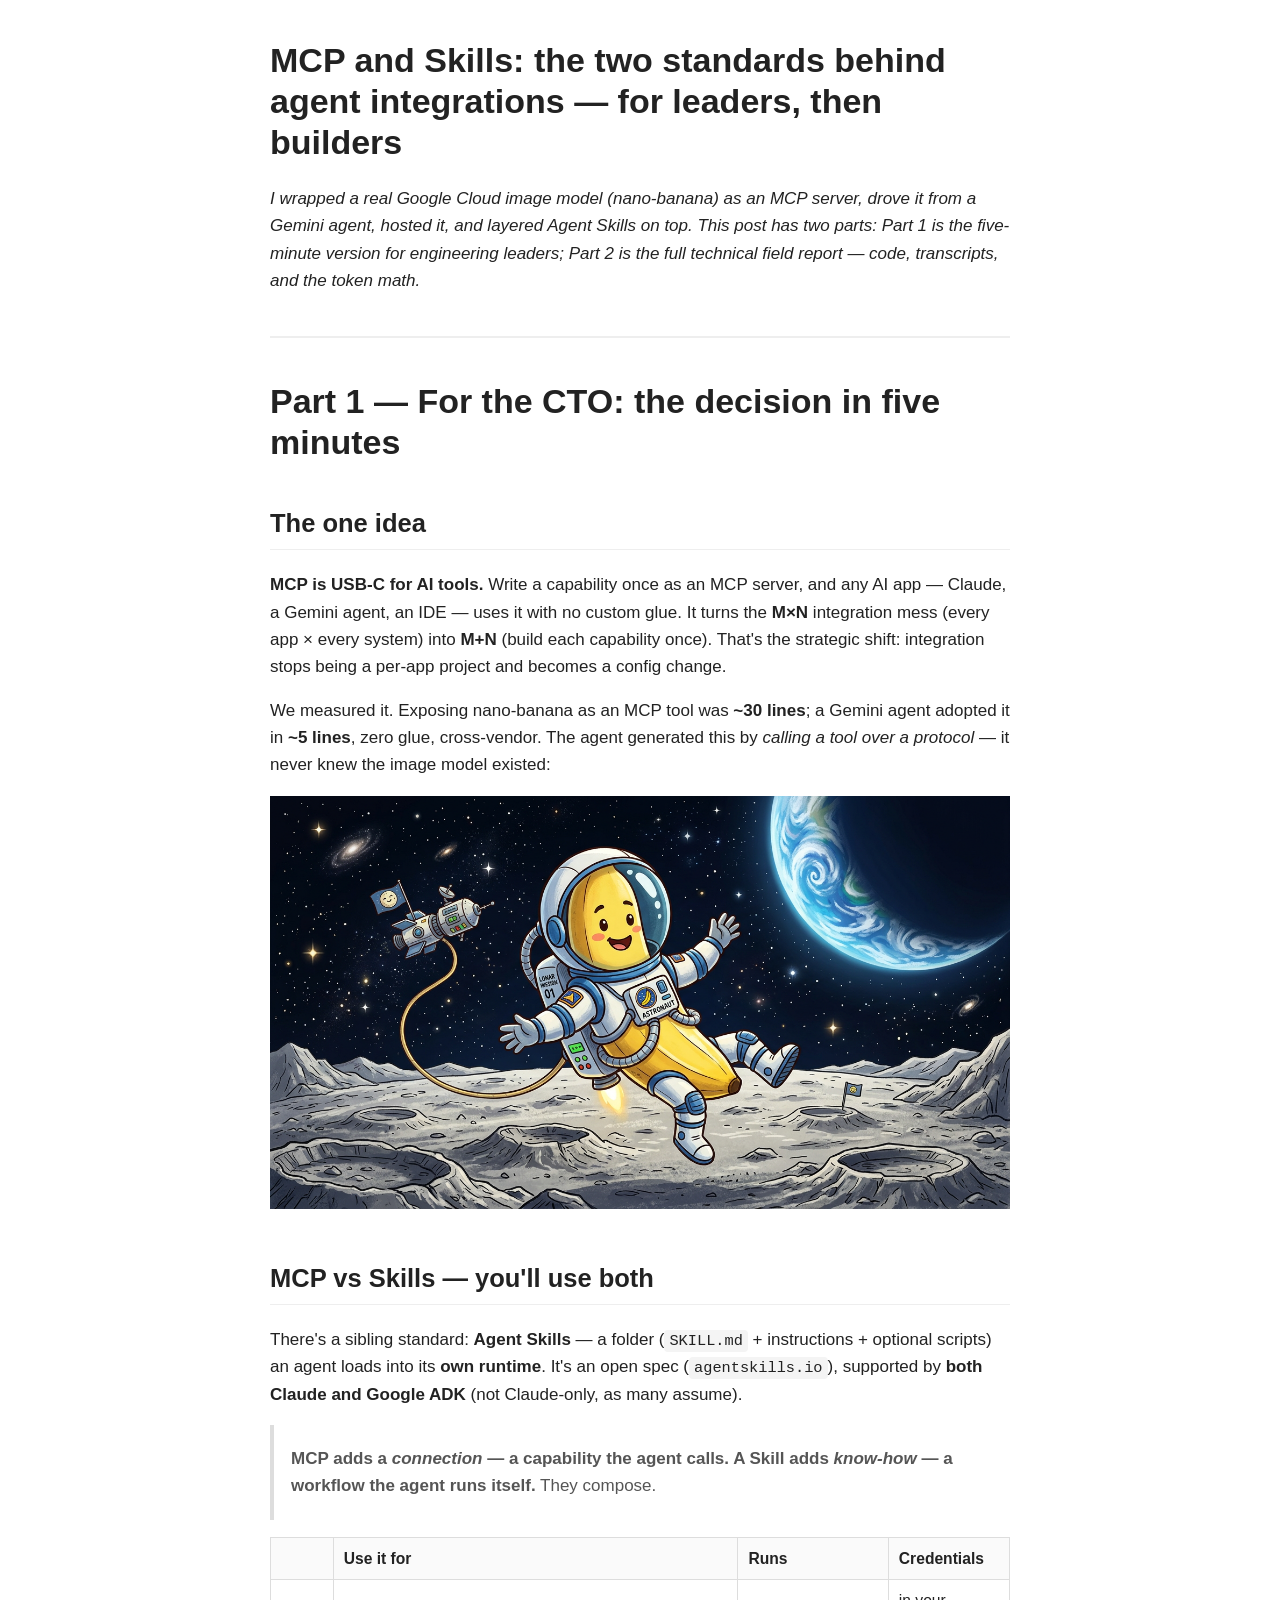
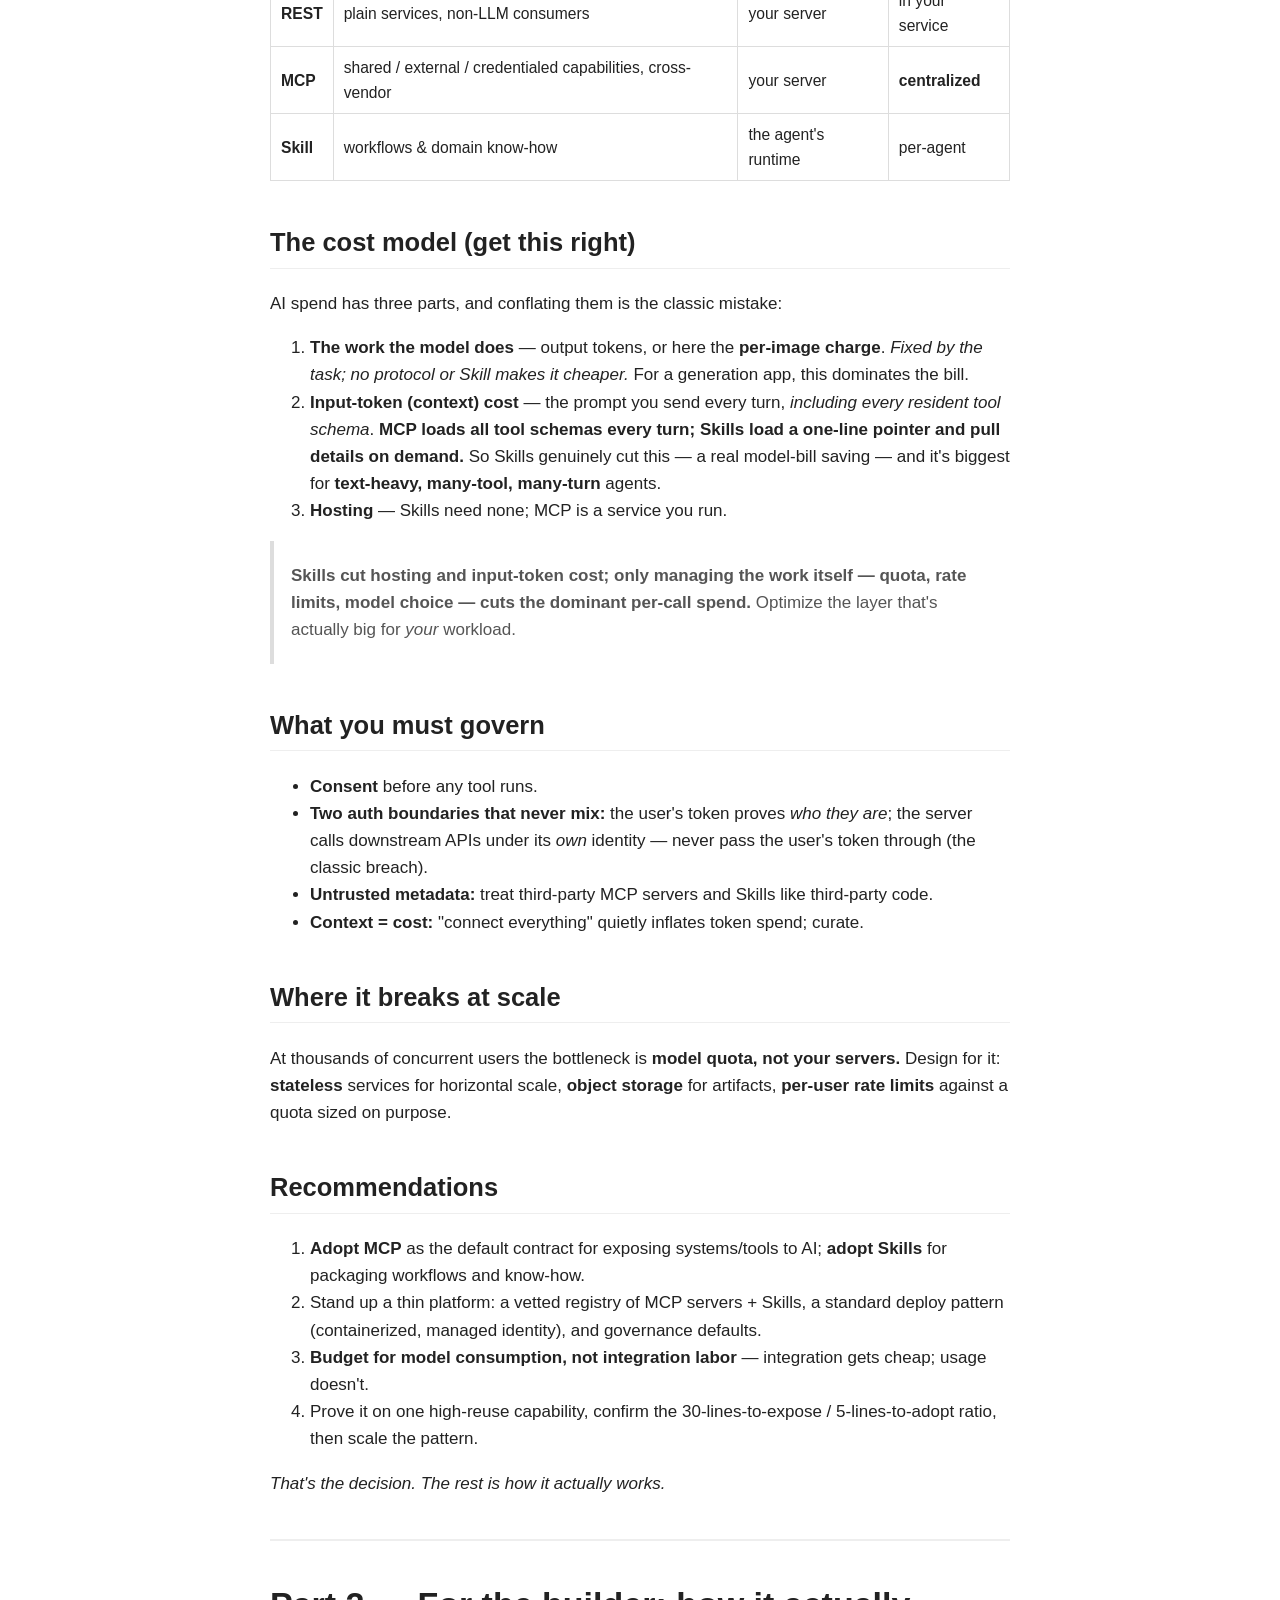
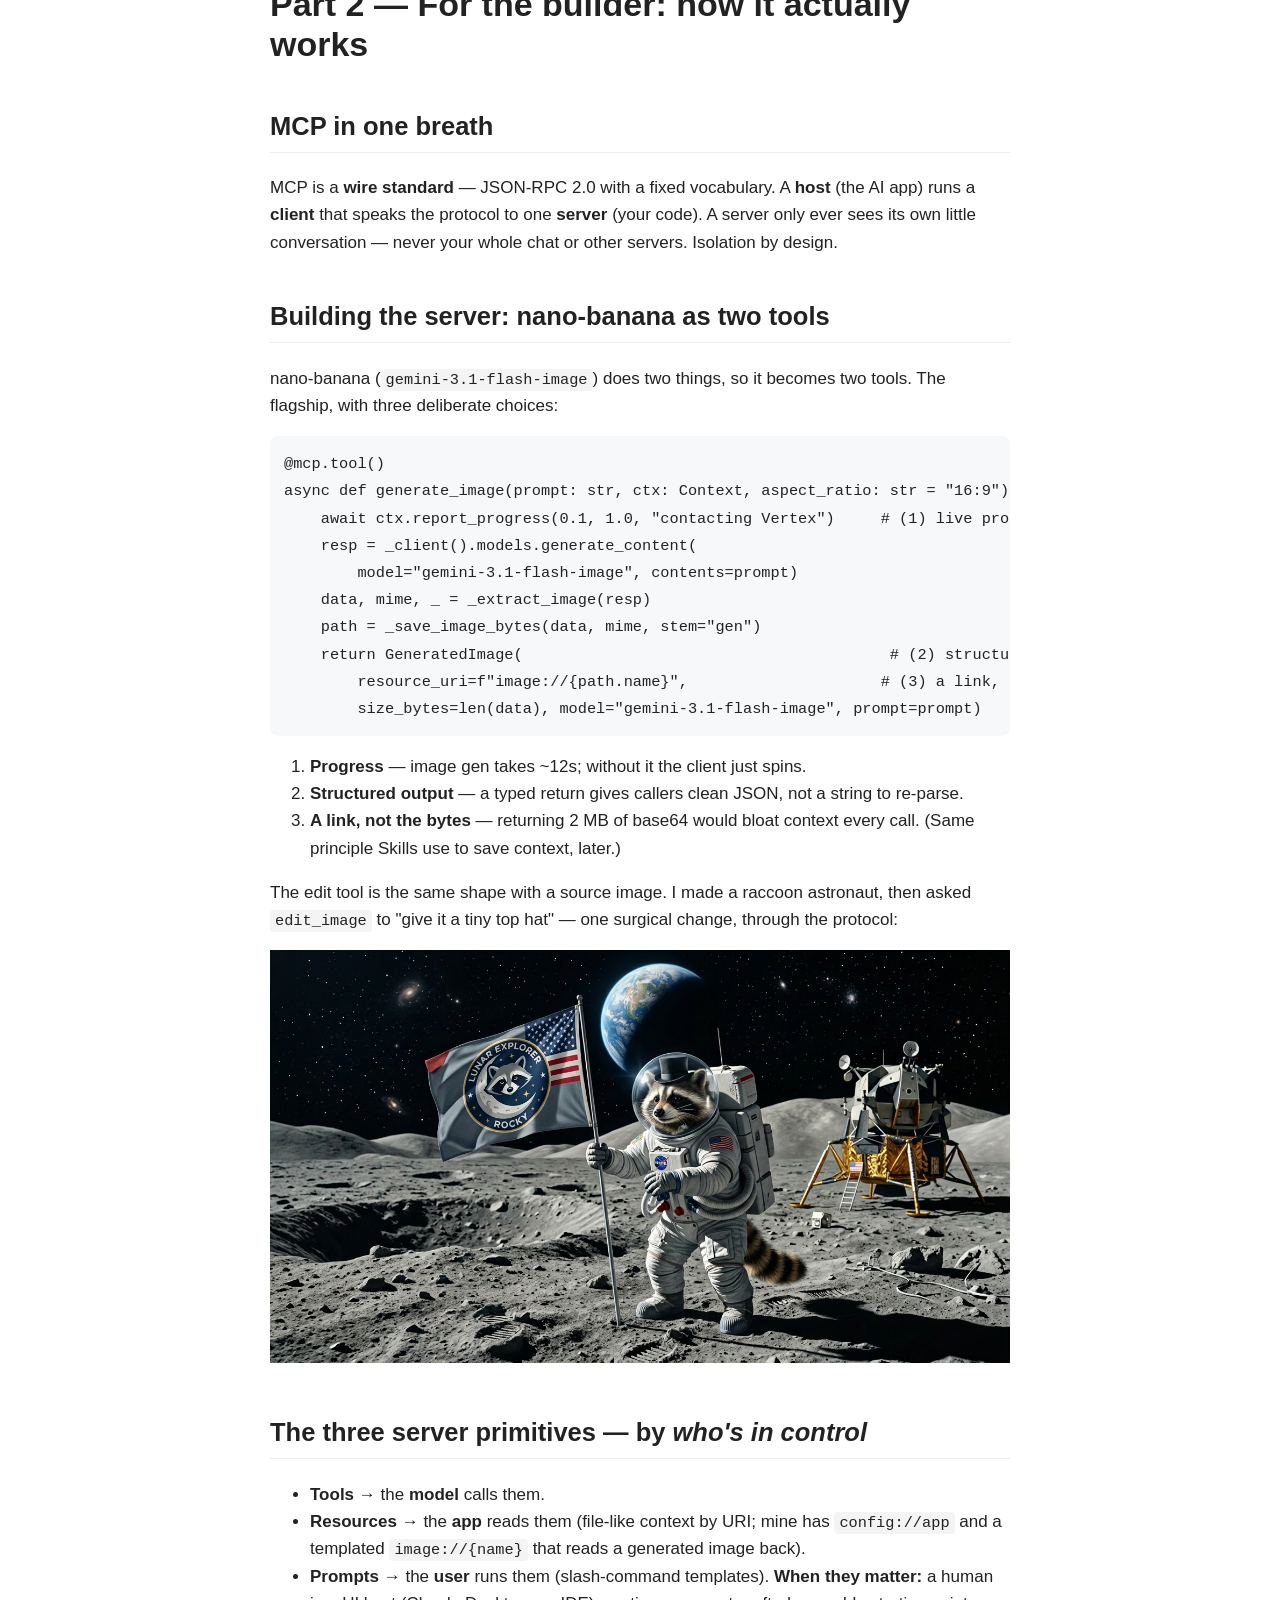
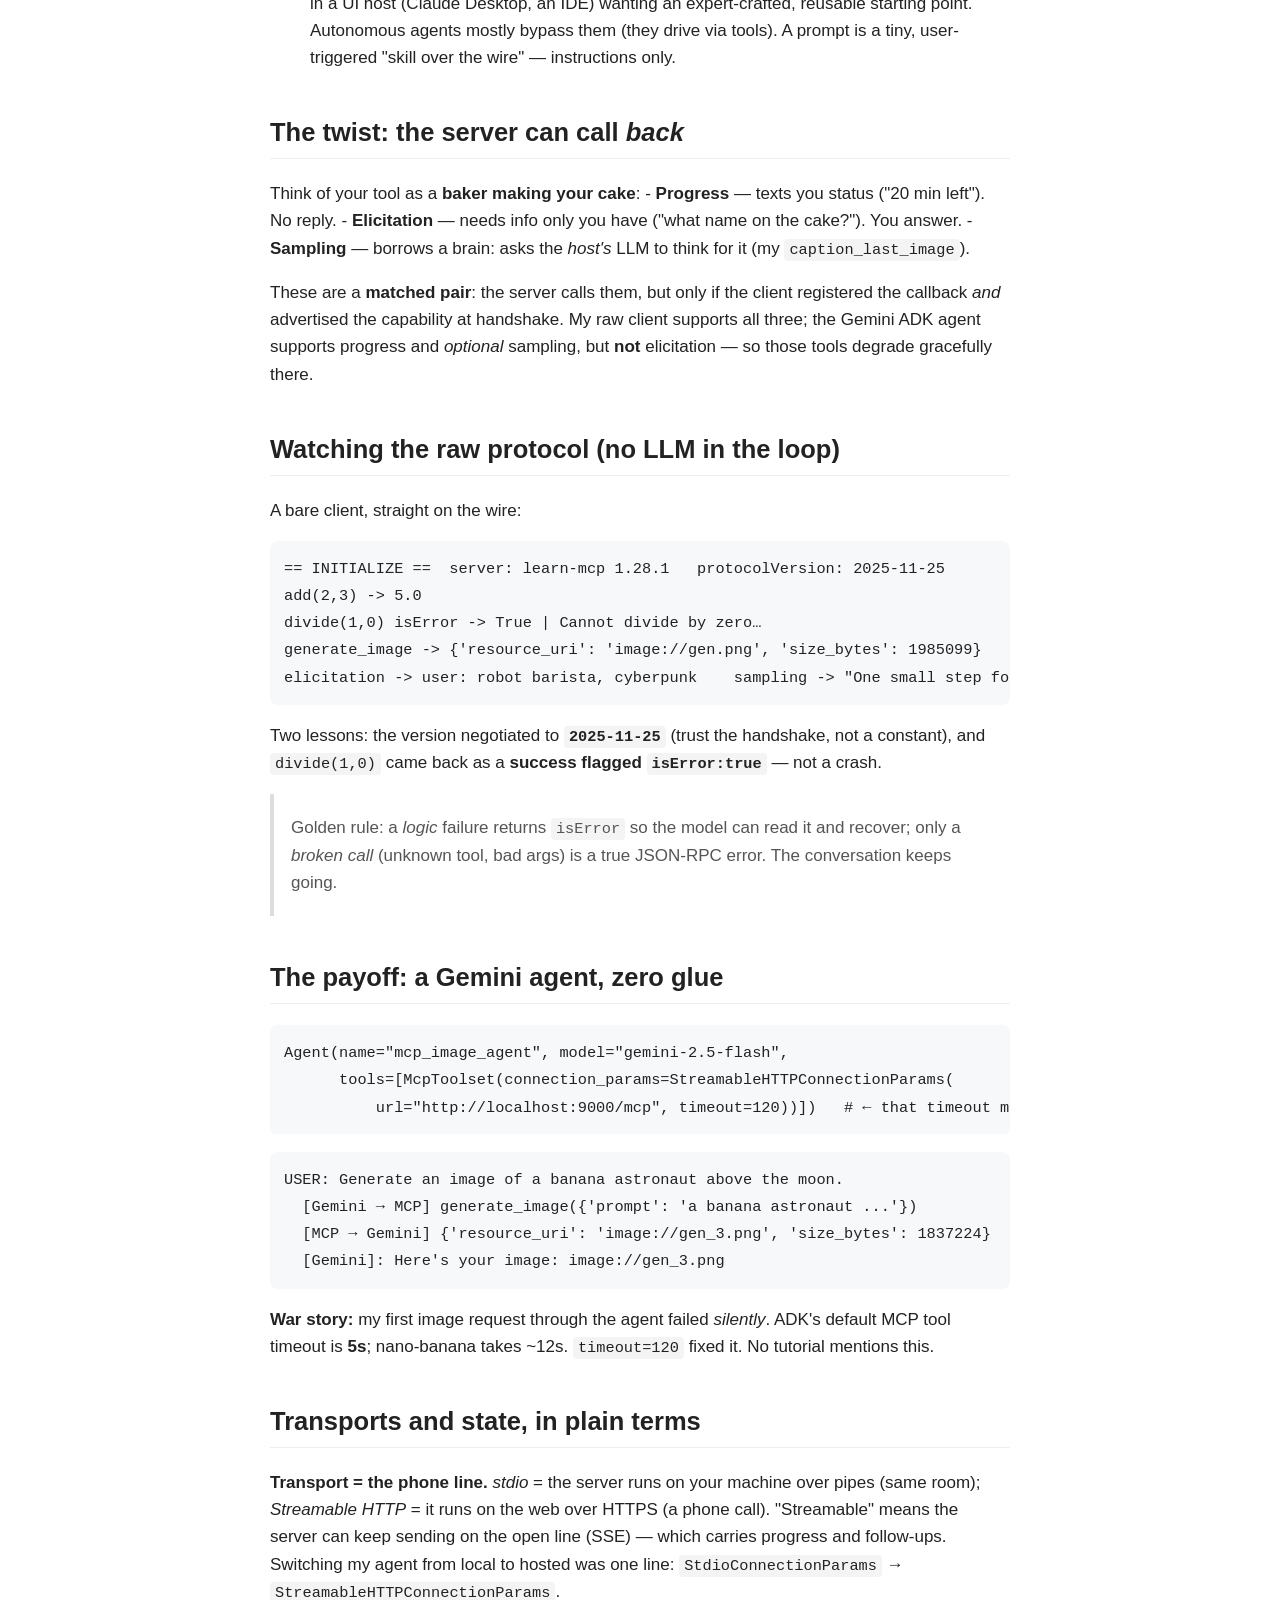
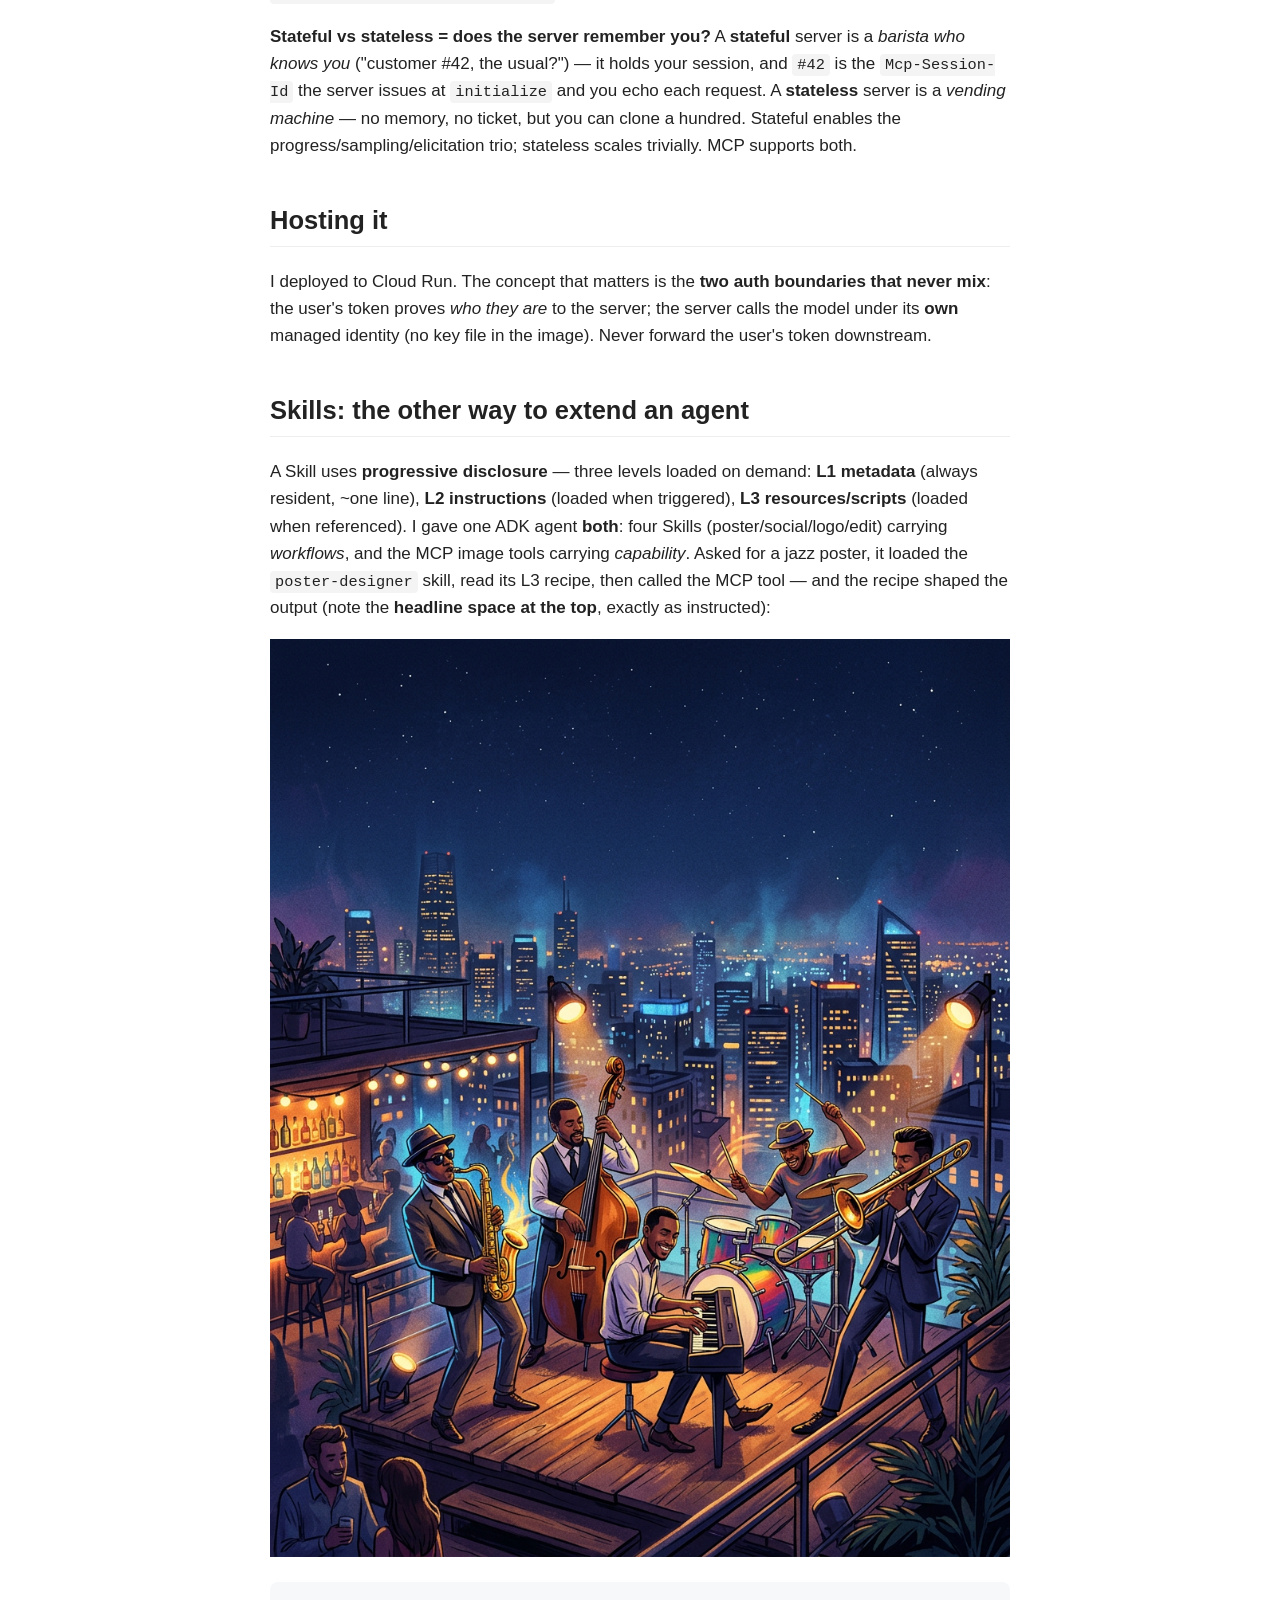
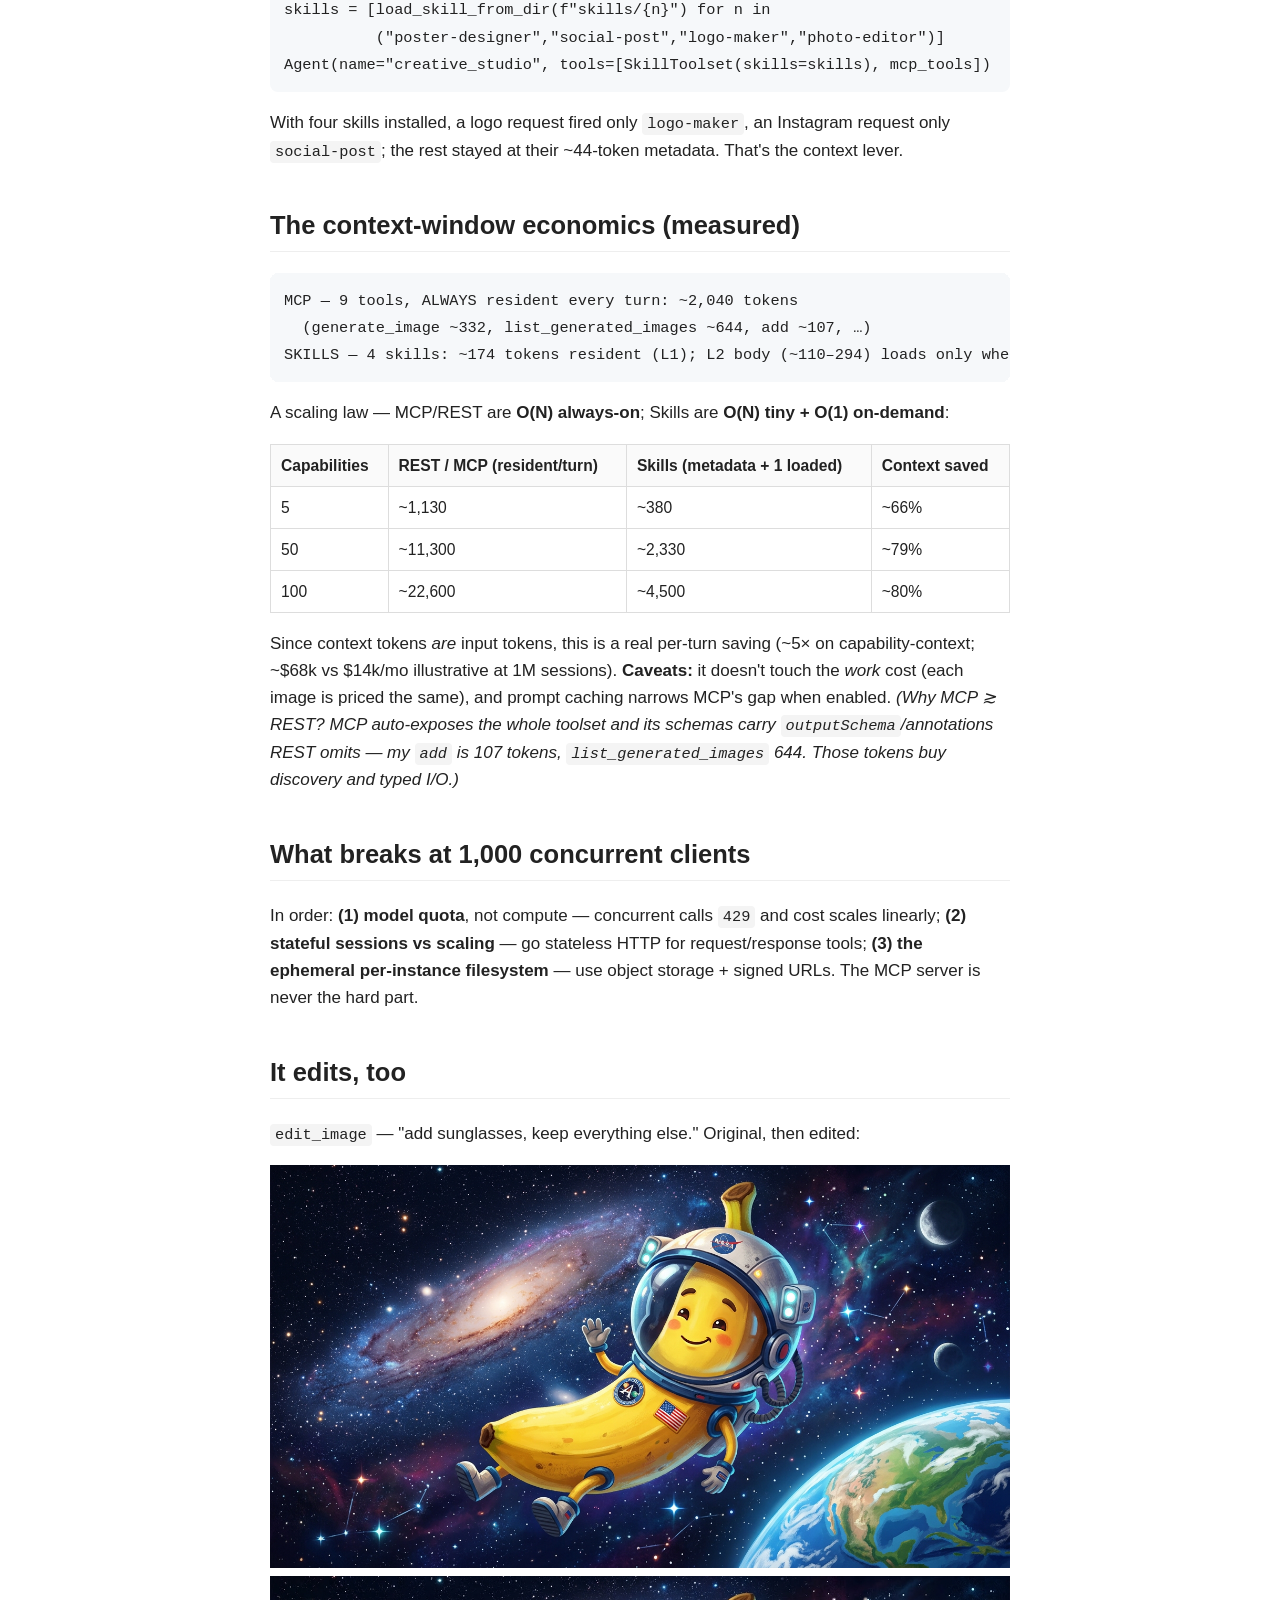
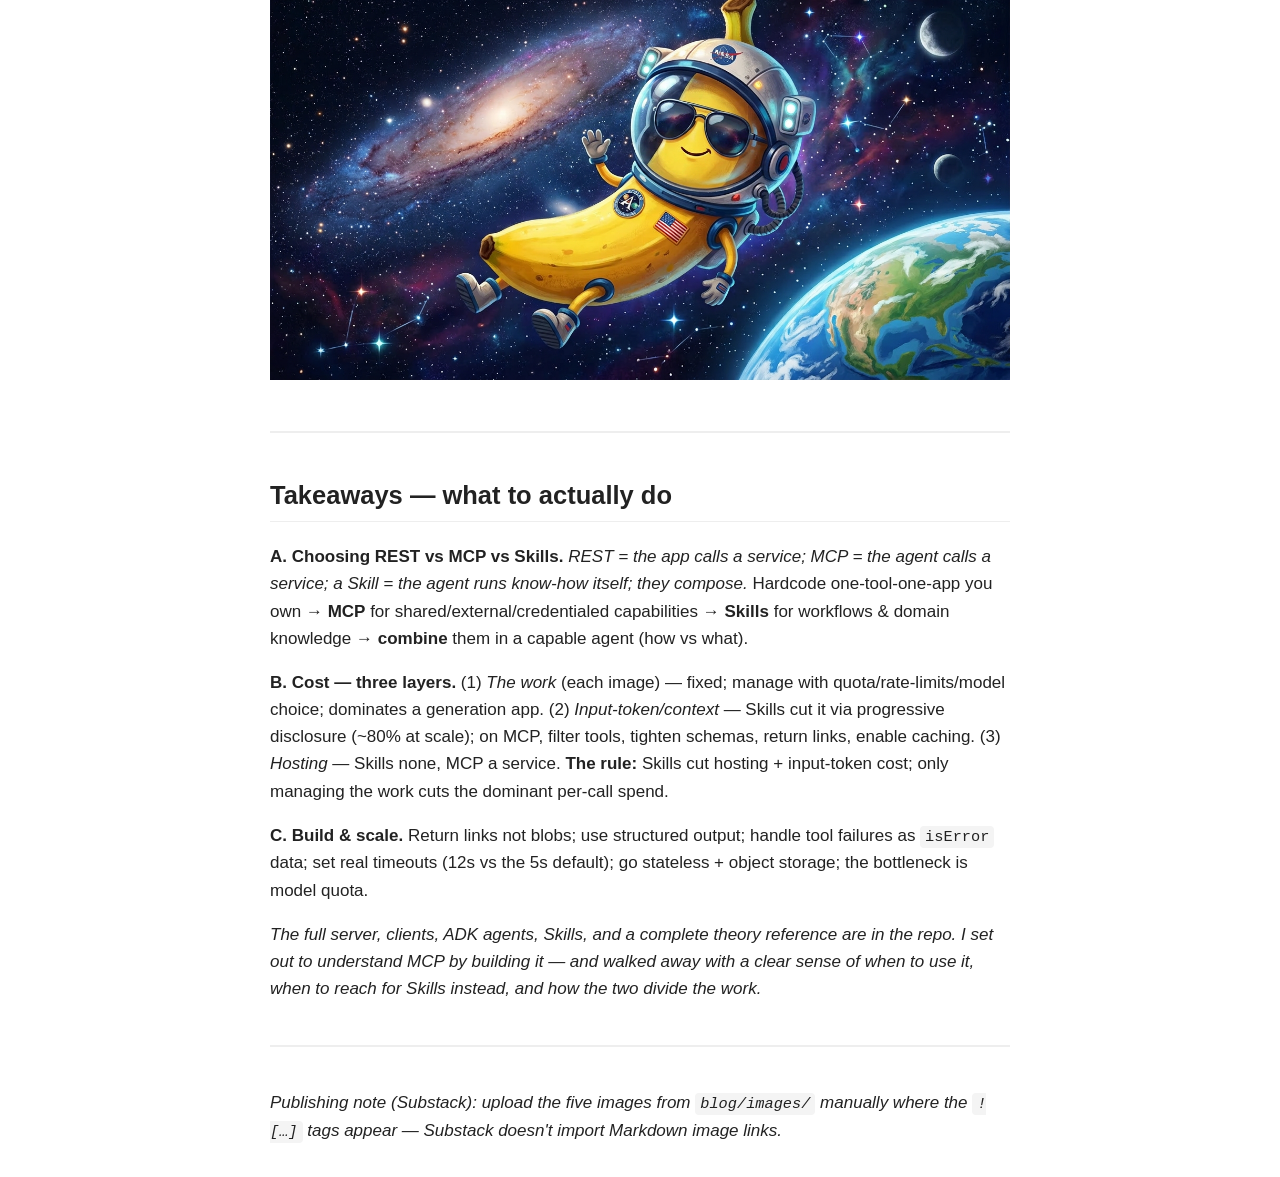
<file: blog/mcp-and-skills.html>
<!doctype html><meta charset=utf-8><style>
body{max-width:740px;margin:40px auto;font:17px/1.6 -apple-system,Segoe UI,Roboto,Helvetica,Arial;color:#222;padding:0 16px}
h1{font-size:2em;line-height:1.2} h2{margin-top:1.6em;border-bottom:1px solid #eee;padding-bottom:.2em}
h3{margin-top:1.3em} hr{border:none;border-top:2px solid #eee;margin:2.5em 0}
code{background:#f4f4f4;padding:2px 5px;border-radius:4px;font-size:.9em}
pre{background:#f6f8fa;padding:14px;border-radius:8px;overflow:auto} pre code{background:none;padding:0}
table{border-collapse:collapse;width:100%;margin:1em 0} th,td{border:1px solid #ddd;padding:8px 10px;text-align:left;font-size:.92em}
th{background:#fafafa} blockquote{border-left:4px solid #ddd;margin:1em 0;padding:.2em 1em;color:#555} img{max-width:100%}</style>
<h1>MCP and Skills: the two standards behind agent integrations — for leaders, then builders</h1>
<p><em>I wrapped a real Google Cloud image model (nano-banana) as an MCP server, drove it from a Gemini
agent, hosted it, and layered Agent Skills on top. This post has two parts: </em><em>Part 1</em><em> is the
five-minute version for engineering leaders; </em><em>Part 2</em><em> is the full technical field report — code,
transcripts, and the token math.</em></p>
<hr />
<h1>Part 1 — For the CTO: the decision in five minutes</h1>
<h2>The one idea</h2>
<p><strong>MCP is USB-C for AI tools.</strong> Write a capability once as an MCP server, and any AI app — Claude,
a Gemini agent, an IDE — uses it with no custom glue. It turns the <strong>M×N</strong> integration mess (every
app × every system) into <strong>M+N</strong> (build each capability once). That's the strategic shift:
integration stops being a per-app project and becomes a config change.</p>
<p>We measured it. Exposing nano-banana as an MCP tool was <strong>~30 lines</strong>; a Gemini agent adopted it in
<strong>~5 lines</strong>, zero glue, cross-vendor. The agent generated this by <em>calling a tool over a
protocol</em> — it never knew the image model existed:</p>
<p><img alt="A banana astronaut, generated by a Gemini agent through MCP" src="images/agent-banana-astronaut.png" /></p>
<h2>MCP vs Skills — you'll use both</h2>
<p>There's a sibling standard: <strong>Agent Skills</strong> — a folder (<code>SKILL.md</code> + instructions + optional
scripts) an agent loads into its <strong>own runtime</strong>. It's an open spec (<code>agentskills.io</code>), supported
by <strong>both Claude and Google ADK</strong> (not Claude-only, as many assume).</p>
<blockquote>
<p><strong>MCP adds a <em>connection</em> — a capability the agent calls.
A Skill adds <em>know-how</em> — a workflow the agent runs itself.</strong> They compose.</p>
</blockquote>
<table>
<thead>
<tr>
<th></th>
<th>Use it for</th>
<th>Runs</th>
<th>Credentials</th>
</tr>
</thead>
<tbody>
<tr>
<td><strong>REST</strong></td>
<td>plain services, non-LLM consumers</td>
<td>your server</td>
<td>in your service</td>
</tr>
<tr>
<td><strong>MCP</strong></td>
<td>shared / external / credentialed capabilities, cross-vendor</td>
<td>your server</td>
<td><strong>centralized</strong></td>
</tr>
<tr>
<td><strong>Skill</strong></td>
<td>workflows &amp; domain know-how</td>
<td>the agent's runtime</td>
<td>per-agent</td>
</tr>
</tbody>
</table>
<h2>The cost model (get this right)</h2>
<p>AI spend has three parts, and conflating them is the classic mistake:</p>
<ol>
<li><strong>The work the model does</strong> — output tokens, or here the <strong>per-image charge</strong>. <em>Fixed by the
   task; no protocol or Skill makes it cheaper.</em> For a generation app, this dominates the bill.</li>
<li><strong>Input-token (context) cost</strong> — the prompt you send every turn, <em>including every resident tool
   schema</em>. <strong>MCP loads all tool schemas every turn; Skills load a one-line pointer and pull
   details on demand.</strong> So Skills genuinely cut this — a real model-bill saving — and it's biggest
   for <strong>text-heavy, many-tool, many-turn</strong> agents.</li>
<li><strong>Hosting</strong> — Skills need none; MCP is a service you run.</li>
</ol>
<blockquote>
<p><strong>Skills cut hosting and input-token cost; only managing the work itself — quota, rate limits,
model choice — cuts the dominant per-call spend.</strong> Optimize the layer that's actually big for
<em>your</em> workload.</p>
</blockquote>
<h2>What you must govern</h2>
<ul>
<li><strong>Consent</strong> before any tool runs.</li>
<li><strong>Two auth boundaries that never mix:</strong> the user's token proves <em>who they are</em>; the server calls
  downstream APIs under its <em>own</em> identity — never pass the user's token through (the classic
  breach).</li>
<li><strong>Untrusted metadata:</strong> treat third-party MCP servers and Skills like third-party code.</li>
<li><strong>Context = cost:</strong> "connect everything" quietly inflates token spend; curate.</li>
</ul>
<h2>Where it breaks at scale</h2>
<p>At thousands of concurrent users the bottleneck is <strong>model quota, not your servers.</strong> Design for it:
<strong>stateless</strong> services for horizontal scale, <strong>object storage</strong> for artifacts, <strong>per-user rate
limits</strong> against a quota sized on purpose.</p>
<h2>Recommendations</h2>
<ol>
<li><strong>Adopt MCP</strong> as the default contract for exposing systems/tools to AI; <strong>adopt Skills</strong> for
   packaging workflows and know-how.</li>
<li>Stand up a thin platform: a vetted registry of MCP servers + Skills, a standard deploy pattern
   (containerized, managed identity), and governance defaults.</li>
<li><strong>Budget for model consumption, not integration labor</strong> — integration gets cheap; usage doesn't.</li>
<li>Prove it on one high-reuse capability, confirm the 30-lines-to-expose / 5-lines-to-adopt ratio,
   then scale the pattern.</li>
</ol>
<p><em>That's the decision. The rest is how it actually works.</em></p>
<hr />
<h1>Part 2 — For the builder: how it actually works</h1>
<h2>MCP in one breath</h2>
<p>MCP is a <strong>wire standard</strong> — JSON-RPC 2.0 with a fixed vocabulary. A <strong>host</strong> (the AI app) runs a
<strong>client</strong> that speaks the protocol to one <strong>server</strong> (your code). A server only ever sees its own
little conversation — never your whole chat or other servers. Isolation by design.</p>
<h2>Building the server: nano-banana as two tools</h2>
<p>nano-banana (<code>gemini-3.1-flash-image</code>) does two things, so it becomes two tools. The flagship, with
three deliberate choices:</p>
<pre><code class="language-python">@mcp.tool()
async def generate_image(prompt: str, ctx: Context, aspect_ratio: str = &quot;16:9&quot;) -&gt; GeneratedImage:
    await ctx.report_progress(0.1, 1.0, &quot;contacting Vertex&quot;)     # (1) live progress
    resp = _client().models.generate_content(
        model=&quot;gemini-3.1-flash-image&quot;, contents=prompt)
    data, mime, _ = _extract_image(resp)
    path = _save_image_bytes(data, mime, stem=&quot;gen&quot;)
    return GeneratedImage(                                        # (2) structured output
        resource_uri=f&quot;image://{path.name}&quot;,                     # (3) a link, not 2 MB
        size_bytes=len(data), model=&quot;gemini-3.1-flash-image&quot;, prompt=prompt)
</code></pre>
<ol>
<li><strong>Progress</strong> — image gen takes ~12s; without it the client just spins.</li>
<li><strong>Structured output</strong> — a typed return gives callers clean JSON, not a string to re-parse.</li>
<li><strong>A link, not the bytes</strong> — returning 2 MB of base64 would bloat context every call. (Same
   principle Skills use to save context, later.)</li>
</ol>
<p>The edit tool is the same shape with a source image. I made a raccoon astronaut, then asked
<code>edit_image</code> to "give it a tiny top hat" — one surgical change, through the protocol:</p>
<p><img alt="A raccoon astronaut wearing a tiny top hat, edited via MCP" src="images/raccoon-tophat-edited.png" /></p>
<h2>The three server primitives — by <em>who's in control</em></h2>
<ul>
<li><strong>Tools</strong> → the <strong>model</strong> calls them.</li>
<li><strong>Resources</strong> → the <strong>app</strong> reads them (file-like context by URI; mine has <code>config://app</code> and a
  templated <code>image://{name}</code> that reads a generated image back).</li>
<li><strong>Prompts</strong> → the <strong>user</strong> runs them (slash-command templates). <strong>When they matter:</strong> a human in a
  UI host (Claude Desktop, an IDE) wanting an expert-crafted, reusable starting point. Autonomous
  agents mostly bypass them (they drive via tools). A prompt is a tiny, user-triggered "skill over
  the wire" — instructions only.</li>
</ul>
<h2>The twist: the server can call <em>back</em></h2>
<p>Think of your tool as a <strong>baker making your cake</strong>:
- <strong>Progress</strong> — texts you status ("20 min left"). No reply.
- <strong>Elicitation</strong> — needs info only you have ("what name on the cake?"). You answer.
- <strong>Sampling</strong> — borrows a brain: asks the <em>host's</em> LLM to think for it (my <code>caption_last_image</code>).</p>
<p>These are a <strong>matched pair</strong>: the server calls them, but only if the client registered the callback
<em>and</em> advertised the capability at handshake. My raw client supports all three; the Gemini ADK agent
supports progress and <em>optional</em> sampling, but <strong>not</strong> elicitation — so those tools degrade
gracefully there.</p>
<h2>Watching the raw protocol (no LLM in the loop)</h2>
<p>A bare client, straight on the wire:</p>
<pre><code>== INITIALIZE ==  server: learn-mcp 1.28.1   protocolVersion: 2025-11-25
add(2,3) -&gt; 5.0
divide(1,0) isError -&gt; True | Cannot divide by zero…
generate_image -&gt; {'resource_uri': 'image://gen.png', 'size_bytes': 1985099}
elicitation -&gt; user: robot barista, cyberpunk    sampling -&gt; &quot;One small step for fruit…&quot;
</code></pre>
<p>Two lessons: the version negotiated to <strong><code>2025-11-25</code></strong> (trust the handshake, not a constant), and
<code>divide(1,0)</code> came back as a <strong>success flagged <code>isError:true</code></strong> — not a crash.</p>
<blockquote>
<p>Golden rule: a <em>logic</em> failure returns <code>isError</code> so the model can read it and recover; only a
<em>broken call</em> (unknown tool, bad args) is a true JSON-RPC error. The conversation keeps going.</p>
</blockquote>
<h2>The payoff: a Gemini agent, zero glue</h2>
<pre><code class="language-python">Agent(name=&quot;mcp_image_agent&quot;, model=&quot;gemini-2.5-flash&quot;,
      tools=[McpToolset(connection_params=StreamableHTTPConnectionParams(
          url=&quot;http://localhost:9000/mcp&quot;, timeout=120))])   # ← that timeout matters
</code></pre>
<pre><code>USER: Generate an image of a banana astronaut above the moon.
  [Gemini → MCP] generate_image({'prompt': 'a banana astronaut ...'})
  [MCP → Gemini] {'resource_uri': 'image://gen_3.png', 'size_bytes': 1837224}
  [Gemini]: Here's your image: image://gen_3.png
</code></pre>
<p><strong>War story:</strong> my first image request through the agent failed <em>silently</em>. ADK's default MCP tool
timeout is <strong>5s</strong>; nano-banana takes ~12s. <code>timeout=120</code> fixed it. No tutorial mentions this.</p>
<h2>Transports and state, in plain terms</h2>
<p><strong>Transport = the phone line.</strong> <em>stdio</em> = the server runs on your machine over pipes (same room);
<em>Streamable HTTP</em> = it runs on the web over HTTPS (a phone call). "Streamable" means the server can
keep sending on the open line (SSE) — which carries progress and follow-ups. Switching my agent from
local to hosted was one line: <code>StdioConnectionParams</code> → <code>StreamableHTTPConnectionParams</code>.</p>
<p><strong>Stateful vs stateless = does the server remember you?</strong> A <strong>stateful</strong> server is a <em>barista who
knows you</em> ("customer #42, the usual?") — it holds your session, and <code>#42</code> is the <code>Mcp-Session-Id</code>
the server issues at <code>initialize</code> and you echo each request. A <strong>stateless</strong> server is a <em>vending
machine</em> — no memory, no ticket, but you can clone a hundred. Stateful enables the
progress/sampling/elicitation trio; stateless scales trivially. MCP supports both.</p>
<h2>Hosting it</h2>
<p>I deployed to Cloud Run. The concept that matters is the <strong>two auth boundaries that never mix</strong>: the
user's token proves <em>who they are</em> to the server; the server calls the model under its <strong>own</strong>
managed identity (no key file in the image). Never forward the user's token downstream.</p>
<h2>Skills: the other way to extend an agent</h2>
<p>A Skill uses <strong>progressive disclosure</strong> — three levels loaded on demand: <strong>L1 metadata</strong> (always
resident, ~one line), <strong>L2 instructions</strong> (loaded when triggered), <strong>L3 resources/scripts</strong> (loaded
when referenced). I gave one ADK agent <strong>both</strong>: four Skills (poster/social/logo/edit) carrying
<em>workflows</em>, and the MCP image tools carrying <em>capability</em>. Asked for a jazz poster, it loaded the
<code>poster-designer</code> skill, read its L3 recipe, then called the MCP tool — and the recipe shaped the
output (note the <strong>headline space at the top</strong>, exactly as instructed):</p>
<p><img alt="A rooftop jazz poster with headline space at the top" src="images/skill-mcp-jazz-poster.png" /></p>
<pre><code class="language-python">skills = [load_skill_from_dir(f&quot;skills/{n}&quot;) for n in
          (&quot;poster-designer&quot;,&quot;social-post&quot;,&quot;logo-maker&quot;,&quot;photo-editor&quot;)]
Agent(name=&quot;creative_studio&quot;, tools=[SkillToolset(skills=skills), mcp_tools])
</code></pre>
<p>With four skills installed, a logo request fired only <code>logo-maker</code>, an Instagram request only
<code>social-post</code>; the rest stayed at their ~44-token metadata. That's the context lever.</p>
<h2>The context-window economics (measured)</h2>
<pre><code>MCP — 9 tools, ALWAYS resident every turn: ~2,040 tokens
  (generate_image ~332, list_generated_images ~644, add ~107, …)
SKILLS — 4 skills: ~174 tokens resident (L1); L2 body (~110–294) loads only when a skill fires
</code></pre>
<p>A scaling law — MCP/REST are <strong>O(N) always-on</strong>; Skills are <strong>O(N) tiny + O(1) on-demand</strong>:</p>
<table>
<thead>
<tr>
<th>Capabilities</th>
<th>REST / MCP (resident/turn)</th>
<th>Skills (metadata + 1 loaded)</th>
<th>Context saved</th>
</tr>
</thead>
<tbody>
<tr>
<td>5</td>
<td>~1,130</td>
<td>~380</td>
<td>~66%</td>
</tr>
<tr>
<td>50</td>
<td>~11,300</td>
<td>~2,330</td>
<td>~79%</td>
</tr>
<tr>
<td>100</td>
<td>~22,600</td>
<td>~4,500</td>
<td>~80%</td>
</tr>
</tbody>
</table>
<p>Since context tokens <em>are</em> input tokens, this is a real per-turn saving (~5× on capability-context;
~$68k vs $14k/mo illustrative at 1M sessions). <strong>Caveats:</strong> it doesn't touch the <em>work</em> cost (each
image is priced the same), and prompt caching narrows MCP's gap when enabled. <em>(Why MCP ≳ REST? MCP
auto-exposes the whole toolset and its schemas carry <code>outputSchema</code>/annotations REST omits — my
<code>add</code> is 107 tokens, <code>list_generated_images</code> 644. Those tokens buy discovery and typed I/O.)</em></p>
<h2>What breaks at 1,000 concurrent clients</h2>
<p>In order: <strong>(1) model quota</strong>, not compute — concurrent calls <code>429</code> and cost scales linearly; <strong>(2)
stateful sessions vs scaling</strong> — go stateless HTTP for request/response tools; <strong>(3) the ephemeral
per-instance filesystem</strong> — use object storage + signed URLs. The MCP server is never the hard part.</p>
<h2>It edits, too</h2>
<p><code>edit_image</code> — "add sunglasses, keep everything else." Original, then edited:</p>
<p><img alt="Original banana astronaut" src="images/banana-original.png" />
<img alt="The same banana astronaut, now wearing sunglasses" src="images/banana-sunglasses-edited.png" /></p>
<hr />
<h2>Takeaways — what to actually do</h2>
<p><strong>A. Choosing REST vs MCP vs Skills.</strong> <em>REST = the app calls a service; MCP = the agent calls a
service; a Skill = the agent runs know-how itself; they compose.</em> Hardcode one-tool-one-app you own →
<strong>MCP</strong> for shared/external/credentialed capabilities → <strong>Skills</strong> for workflows &amp; domain knowledge →
<strong>combine</strong> them in a capable agent (how vs what).</p>
<p><strong>B. Cost — three layers.</strong> (1) <em>The work</em> (each image) — fixed; manage with quota/rate-limits/model
choice; dominates a generation app. (2) <em>Input-token/context</em> — Skills cut it via progressive
disclosure (~80% at scale); on MCP, filter tools, tighten schemas, return links, enable caching.
(3) <em>Hosting</em> — Skills none, MCP a service. <strong>The rule:</strong> Skills cut hosting + input-token cost; only
managing the work cuts the dominant per-call spend.</p>
<p><strong>C. Build &amp; scale.</strong> Return links not blobs; use structured output; handle tool failures as
<code>isError</code> data; set real timeouts (12s vs the 5s default); go stateless + object storage; the
bottleneck is model quota.</p>
<p><em>The full server, clients, ADK agents, Skills, and a complete theory reference are in the repo. I set
out to understand MCP by building it — and walked away with a clear sense of when to use it, when to
reach for Skills instead, and how the two divide the work.</em></p>
<hr />
<p><em>Publishing note (Substack): upload the five images from <code>blog/images/</code> manually where the <code>![…]</code>
tags appear — Substack doesn't import Markdown image links.</em></p>
</file>
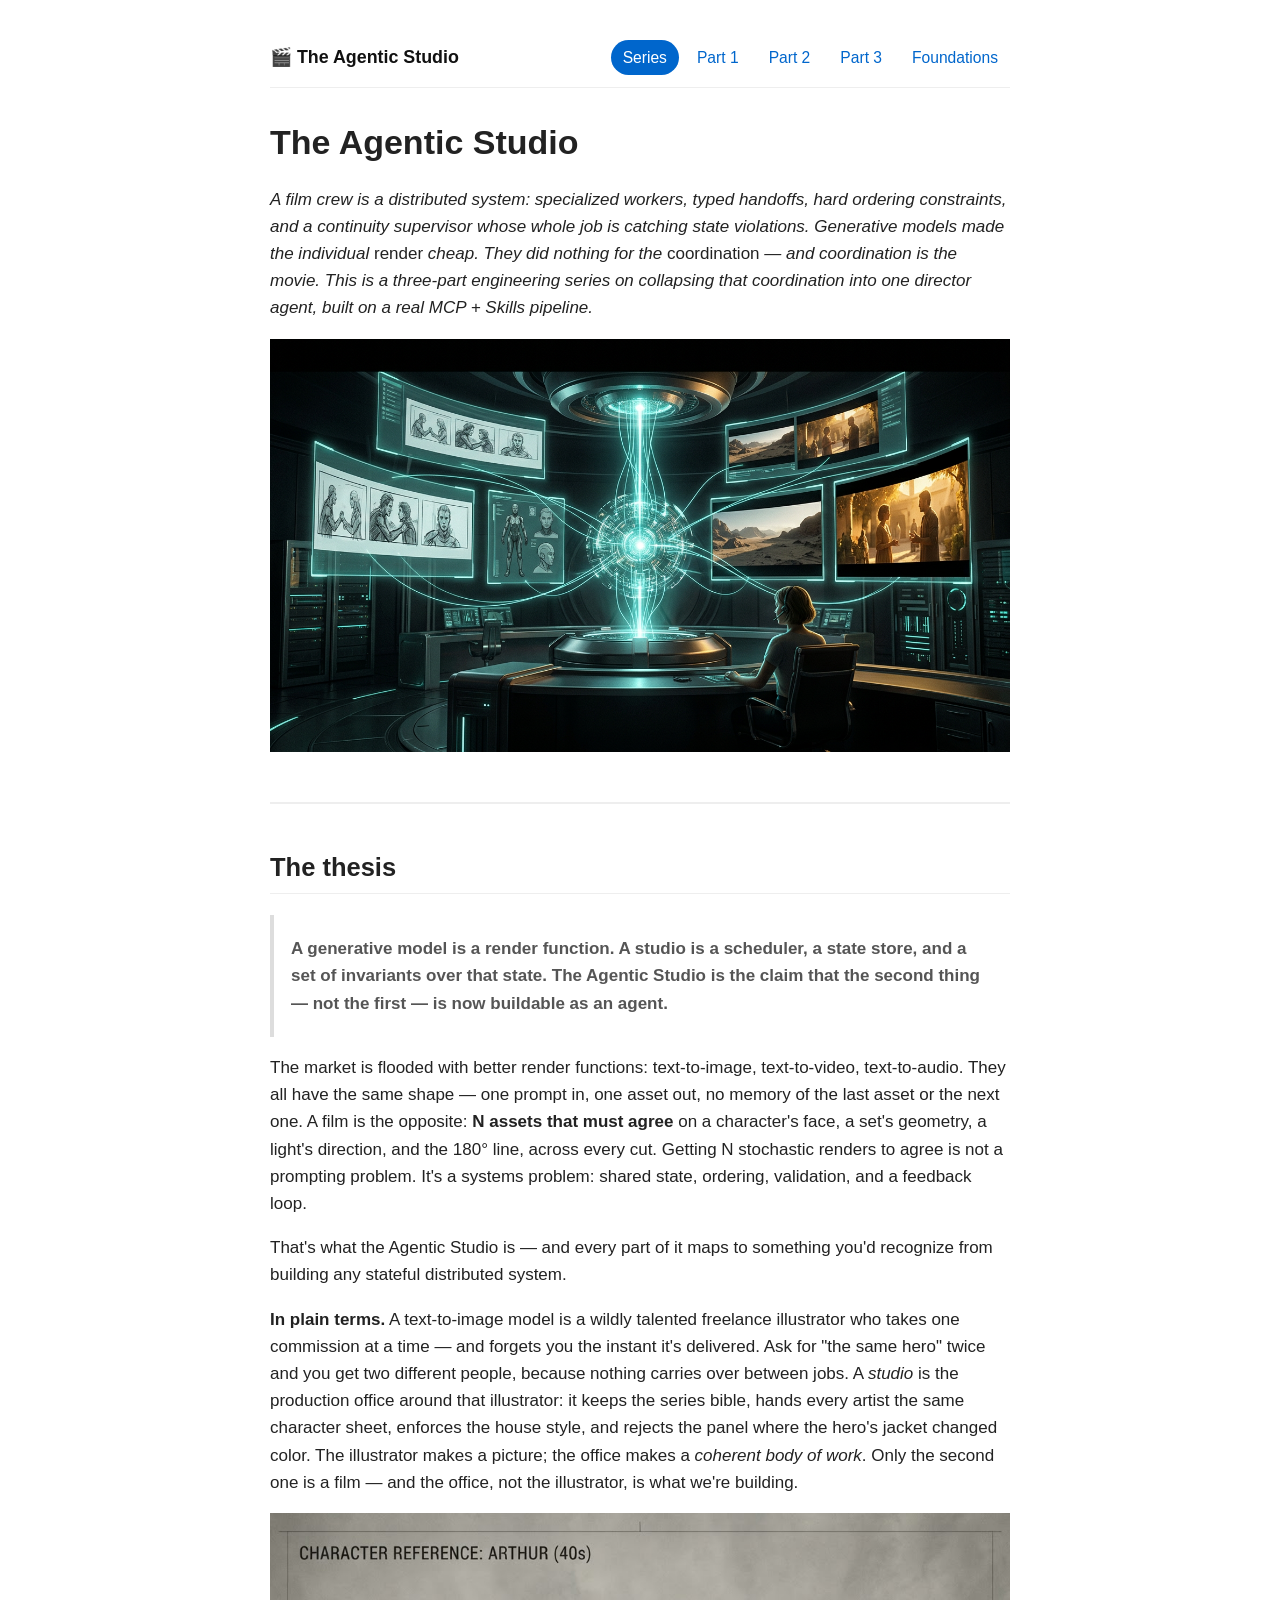
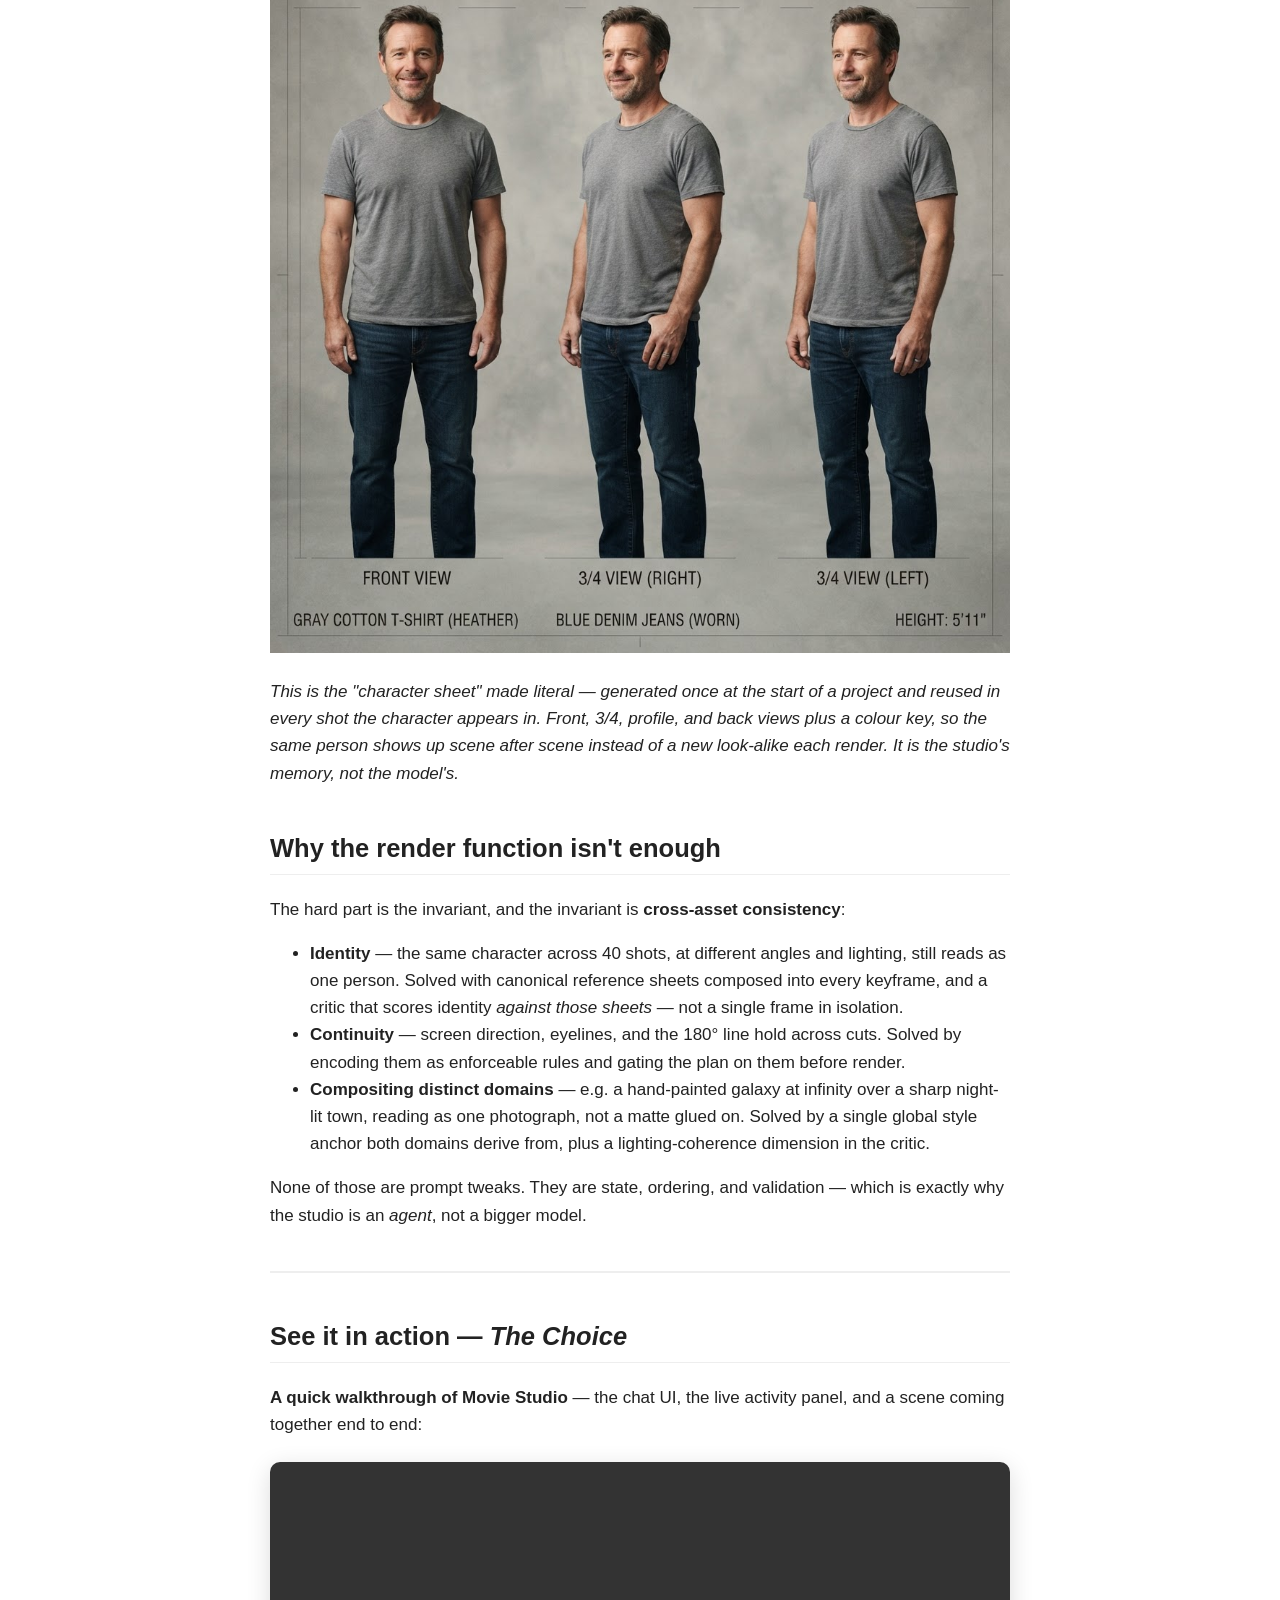
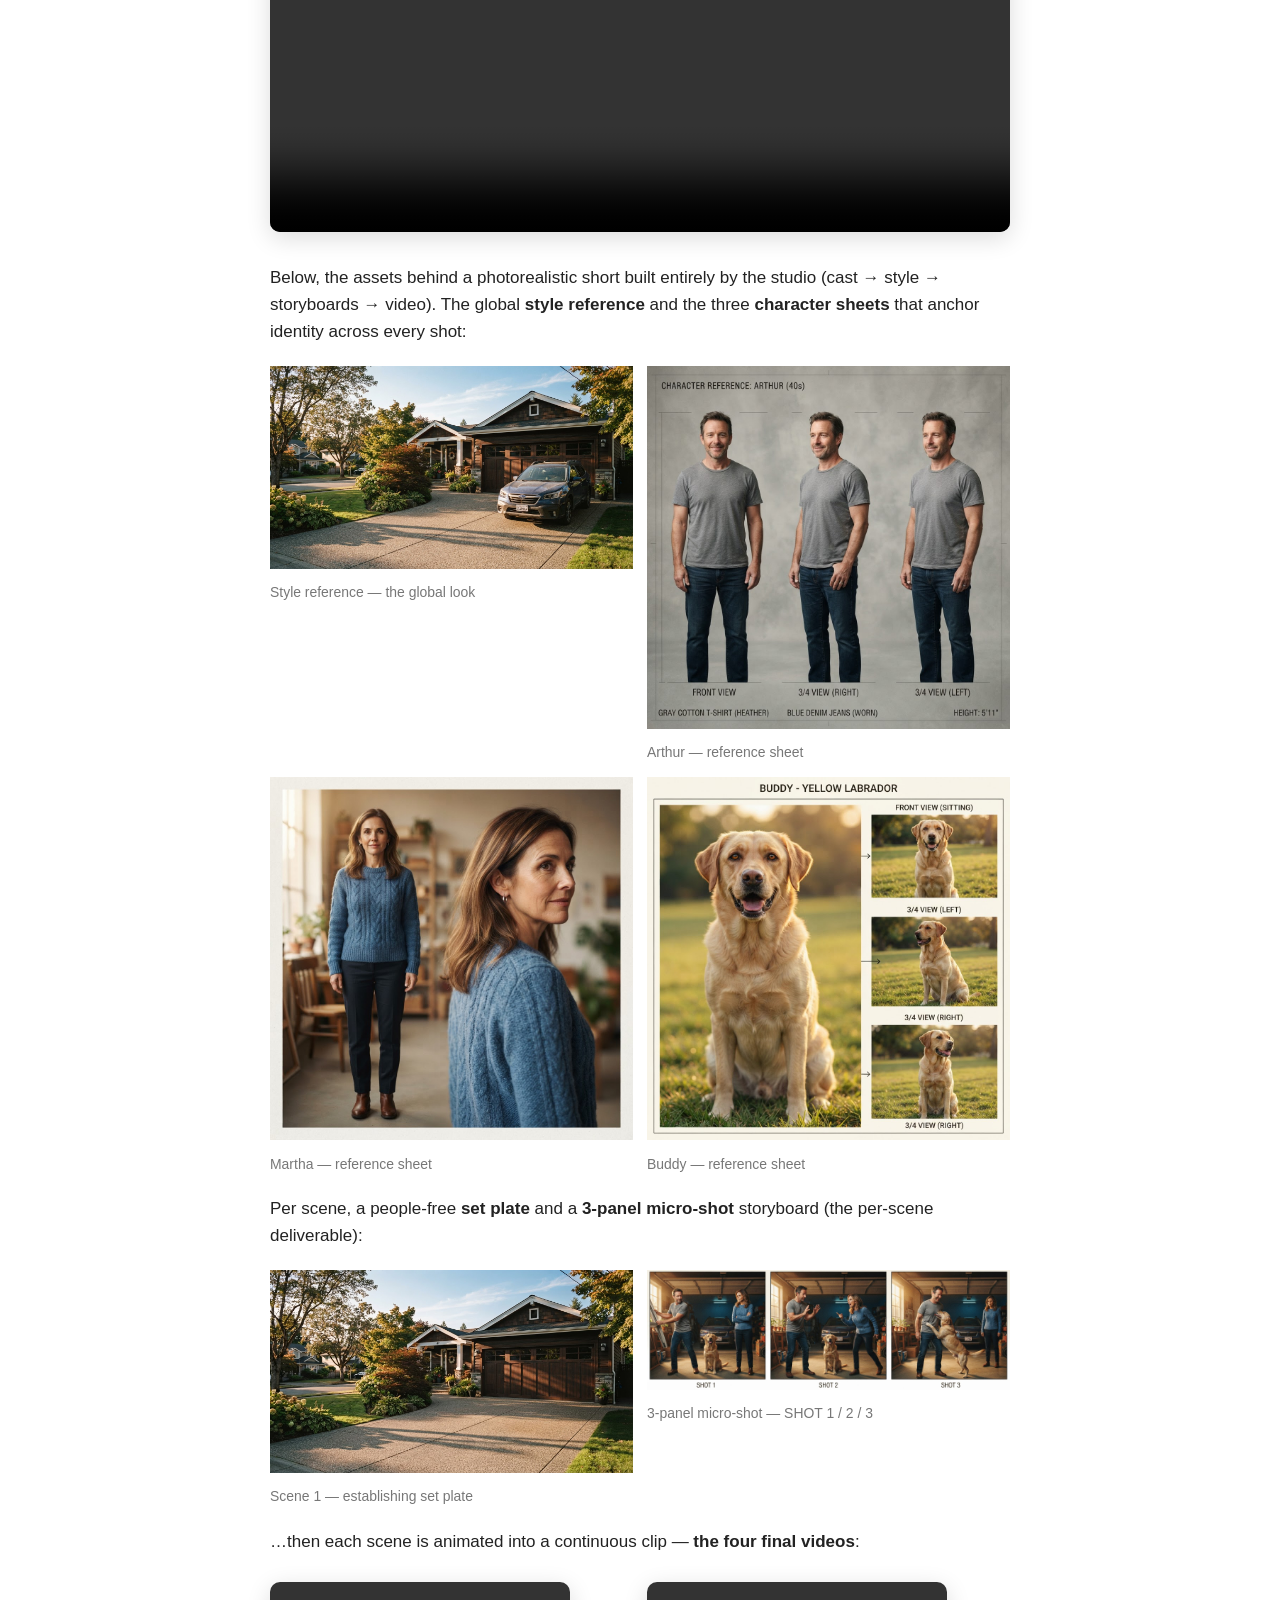
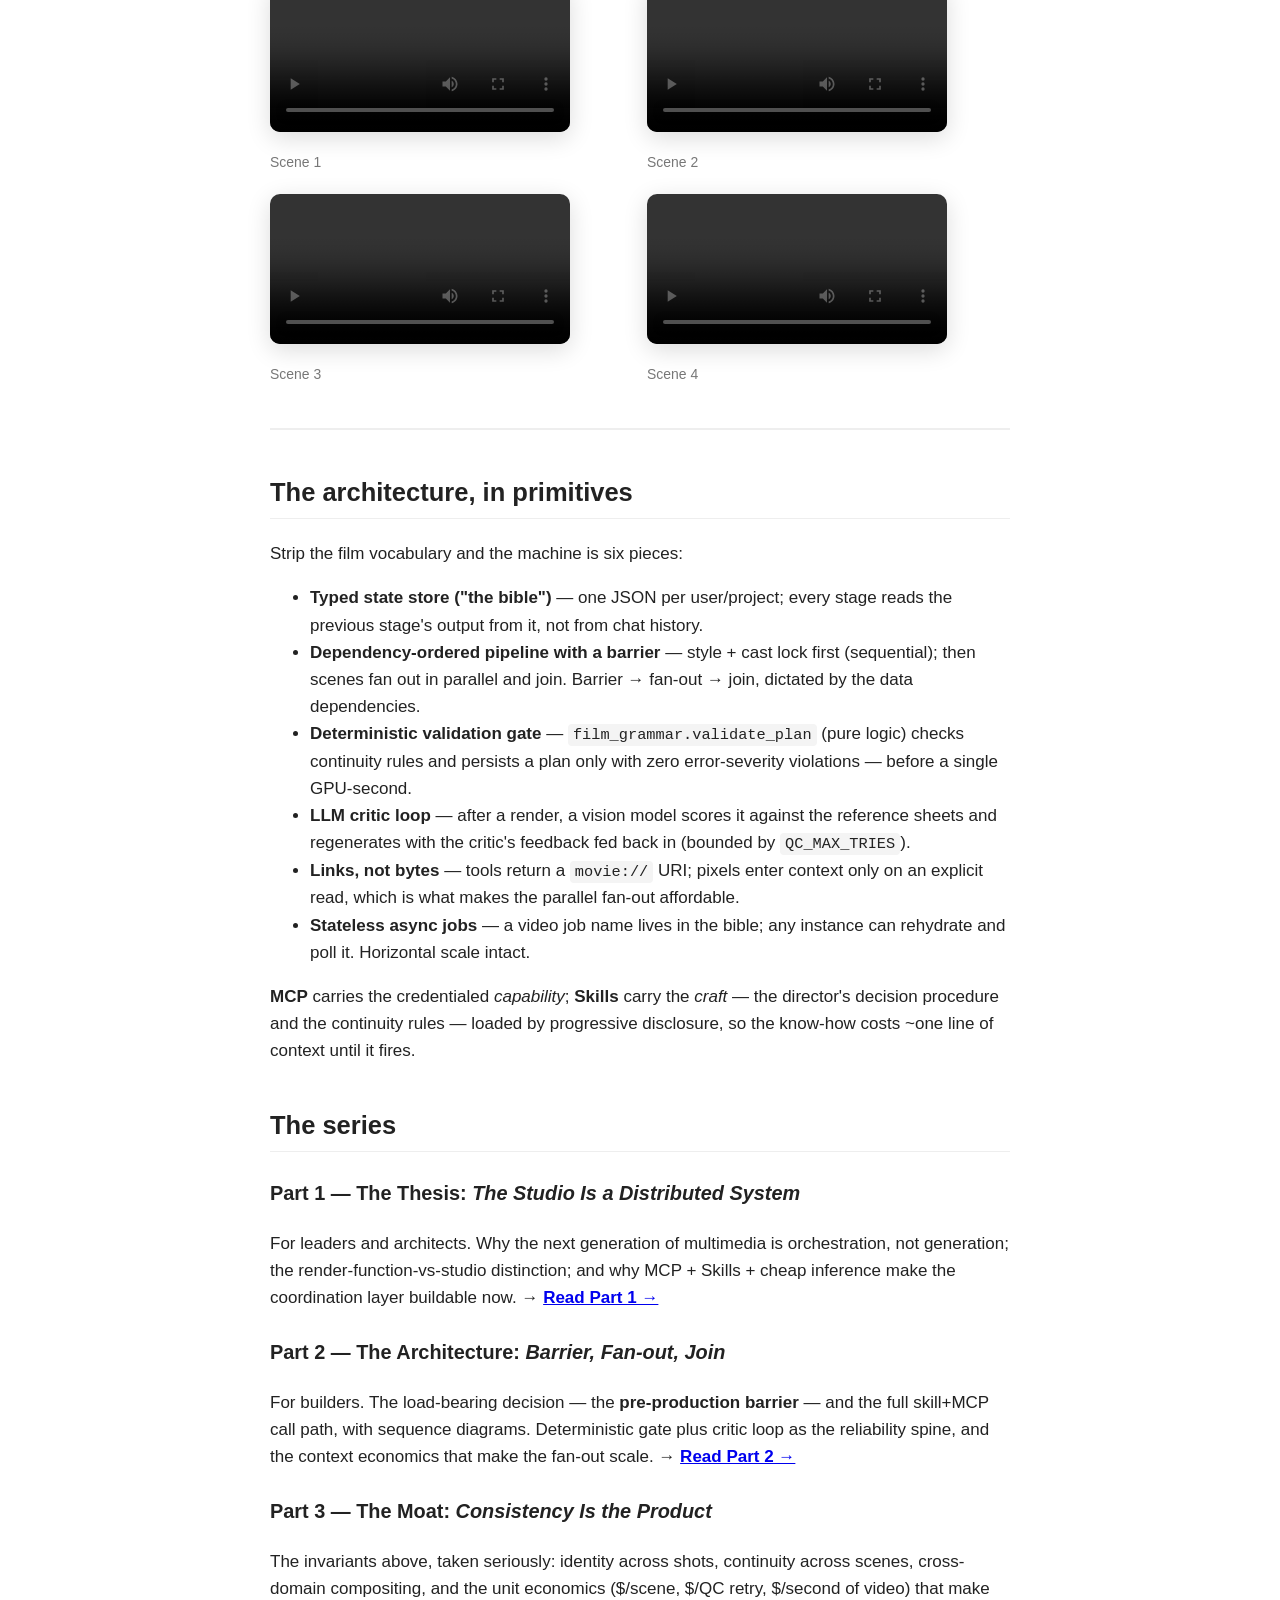
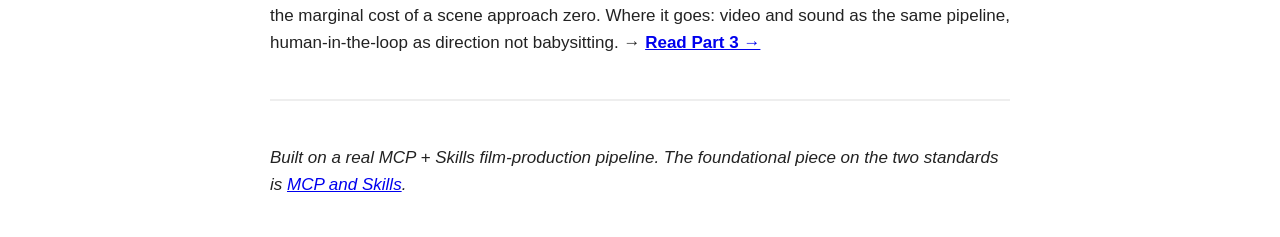
<file: docs/agentic-studio-series.html>
<!doctype html><meta charset=utf-8>
<title>The Agentic Studio</title><style>
body{max-width:740px;margin:40px auto;font:17px/1.6 -apple-system,Segoe UI,Roboto,Helvetica,Arial;color:#222;padding:0 16px}
h1{font-size:2em;line-height:1.2} h2{margin-top:1.6em;border-bottom:1px solid #eee;padding-bottom:.2em}
h3{margin-top:1.3em} hr{border:none;border-top:2px solid #eee;margin:2.5em 0}
code{background:#f4f4f4;padding:2px 5px;border-radius:4px;font-size:.9em}
pre{background:#f6f8fa;padding:14px;border-radius:8px;overflow:auto} pre code{background:none;padding:0}
pre.mermaid{background:#fff;text-align:center}
table{border-collapse:collapse;width:100%;margin:1em 0} th,td{border:1px solid #ddd;padding:8px 10px;text-align:left;font-size:.92em}
th{background:#fafafa} blockquote{border-left:4px solid #ddd;margin:1em 0;padding:.2em 1em;color:#555} img{max-width:100%}
video{max-width:100%;border-radius:10px;box-shadow:0 6px 24px rgba(0,0,0,.14);margin:.4em 0}
.gallery{display:grid;grid-template-columns:repeat(auto-fit,minmax(240px,1fr));gap:14px;margin:1.2em 0}
.gallery figure{margin:0} .gallery figcaption{font-size:.82em;color:#777;margin-top:4px}
.site-nav{display:flex;flex-wrap:wrap;align-items:center;gap:8px 12px;margin:0 0 2em;padding-bottom:12px;border-bottom:1px solid #eee}
.site-nav .brand{font-weight:700;color:#111;text-decoration:none;font-size:1.05em;margin-right:auto}
.navlinks{display:flex;flex-wrap:wrap;gap:6px}
.nav-item{text-decoration:none;color:#06c;padding:5px 12px;border-radius:999px;font-size:.92em;white-space:nowrap;transition:background .12s}
.nav-item:hover{background:#eef5ff}
.nav-item.active{background:#06c;color:#fff;pointer-events:none}</style>
<meta property="og:type" content="article"><meta property="og:site_name" content="The Agentic Studio"><meta property="og:title" content="The Agentic Studio"><meta property="og:description" content="An AI film studio built as an agent — a sentence in, a multi-scene short out. Why the durable value is the orchestration layer, not the render function."><meta property="og:image" content="https://gauravz7.github.io/movie-studio-agent/media/project-hero.png"><meta property="og:url" content="https://gauravz7.github.io/movie-studio-agent/agentic-studio-series.html"><meta name="twitter:card" content="summary_large_image"><meta name="twitter:title" content="The Agentic Studio"><meta name="twitter:description" content="An AI film studio built as an agent — a sentence in, a multi-scene short out. Why the durable value is the orchestration layer, not the render function."><meta name="twitter:image" content="https://gauravz7.github.io/movie-studio-agent/media/project-hero.png"><meta name="description" content="An AI film studio built as an agent — a sentence in, a multi-scene short out. Why the durable value is the orchestration layer, not the render function.">
<header class="site-nav"><a class="brand" href="agentic-studio-series.html">🎬 The Agentic Studio</a><nav class="navlinks"><a class="nav-item active" href="#" title="Overview">Series</a><a class="nav-item" href="part-1-thesis.html" title="Thesis">Part 1</a><a class="nav-item" href="pre-production-barrier.html" title="Architecture">Part 2</a><a class="nav-item" href="part-3-moat.html" title="Moat">Part 3</a><a class="nav-item" href="index.html" title="MCP & Skills">Foundations</a></nav></header>
<h1>The Agentic Studio</h1>
<p><em>A film crew is a distributed system: specialized workers, typed handoffs, hard ordering
constraints, and a continuity supervisor whose whole job is catching state violations. Generative
models made the individual </em>render<em> cheap. They did nothing for the </em>coordination<em> — and coordination
is the movie. This is a three-part engineering series on collapsing that coordination into one
director agent, built on a real MCP + Skills pipeline.</em></p>
<p><img alt="The Agentic Studio — an AI director at the console orchestrating a film production: one coordination core feeding storyboards, character sheets, set plates, and rendered golden-hour scenes" src="media/project-hero.png" /></p>
<hr />
<h2>The thesis</h2>
<blockquote>
<p><strong>A generative model is a render function. A studio is a scheduler, a state store, and a set of
invariants over that state. The Agentic Studio is the claim that the second thing — not the first —
is now buildable as an agent.</strong></p>
</blockquote>
<p>The market is flooded with better render functions: text-to-image, text-to-video, text-to-audio.
They all have the same shape — one prompt in, one asset out, no memory of the last asset or the next
one. A film is the opposite: <strong>N assets that must agree</strong> on a character's face, a set's geometry, a
light's direction, and the 180° line, across every cut. Getting N stochastic renders to agree is not
a prompting problem. It's a systems problem: shared state, ordering, validation, and a feedback loop.</p>
<p>That's what the Agentic Studio is — and every part of it maps to something you'd recognize from
building any stateful distributed system.</p>
<p><strong>In plain terms.</strong> A text-to-image model is a wildly talented freelance illustrator who takes one
commission at a time — and forgets you the instant it's delivered. Ask for "the same hero" twice and
you get two different people, because nothing carries over between jobs. A <em>studio</em> is the production
office around that illustrator: it keeps the series bible, hands every artist the same character
sheet, enforces the house style, and rejects the panel where the hero's jacket changed color. The
illustrator makes a picture; the office makes a <em>coherent body of work</em>. Only the second one is a
film — and the office, not the illustrator, is what we're building.</p>
<p><img alt="A character reference sheet generated by the pipeline: front, 3/4, profile and back views plus a hair/skin colour key" src="media/choice-arthur.png" /></p>
<p><em>This is the "character sheet" made literal — generated once at the start of a project and reused in
every shot the character appears in. Front, 3/4, profile, and back views plus a colour key, so the
same person shows up scene after scene instead of a new look-alike each render. It is the studio's
memory, not the model's.</em></p>
<h2>Why the render function isn't enough</h2>
<p>The hard part is the invariant, and the invariant is <strong>cross-asset consistency</strong>:</p>
<ul>
<li><strong>Identity</strong> — the same character across 40 shots, at different angles and lighting, still reads
  as one person. Solved with canonical reference sheets composed into every keyframe, and a critic
  that scores identity <em>against those sheets</em> — not a single frame in isolation.</li>
<li><strong>Continuity</strong> — screen direction, eyelines, and the 180° line hold across cuts. Solved by
  encoding them as enforceable rules and gating the plan on them before render.</li>
<li><strong>Compositing distinct domains</strong> — e.g. a hand-painted galaxy at infinity over a sharp night-lit
  town, reading as one photograph, not a matte glued on. Solved by a single global style anchor both
  domains derive from, plus a lighting-coherence dimension in the critic.</li>
</ul>
<p>None of those are prompt tweaks. They are state, ordering, and validation — which is exactly why the
studio is an <em>agent</em>, not a bigger model.</p>
<hr />
<h2>See it in action — <em>The Choice</em></h2>
<p><strong>A quick walkthrough of Movie Studio</strong> — the chat UI, the live activity panel, and a scene coming
together end to end:</p>
<video controls preload="metadata" src="media/studio-walkthrough.mp4" style="width:100%"></video>

<p>Below, the assets behind a photorealistic short built entirely by the studio (cast → style →
storyboards → video). The global <strong>style reference</strong> and the three <strong>character sheets</strong> that anchor
identity across every shot:</p>
<div class="gallery">
<figure><img src="media/choice-style.jpg" alt="style reference"><figcaption>Style reference — the global look</figcaption></figure>
<figure><img src="media/choice-arthur.png" alt="Arthur character sheet"><figcaption>Arthur — reference sheet</figcaption></figure>
<figure><img src="media/choice-martha.png" alt="Martha character sheet"><figcaption>Martha — reference sheet</figcaption></figure>
<figure><img src="media/choice-buddy.png" alt="Buddy character sheet"><figcaption>Buddy — reference sheet</figcaption></figure>
</div>

<p>Per scene, a people-free <strong>set plate</strong> and a <strong>3-panel micro-shot</strong> storyboard (the per-scene deliverable):</p>
<div class="gallery">
<figure><img src="media/choice-plate-s1.jpg" alt="set plate"><figcaption>Scene 1 — establishing set plate</figcaption></figure>
<figure><img src="media/choice-storyboard-3shot.png" alt="micro-shot storyboard"><figcaption>3-panel micro-shot — SHOT 1 / 2 / 3</figcaption></figure>
</div>

<p>…then each scene is animated into a continuous clip — <strong>the four final videos</strong>:</p>
<div class="gallery">
<figure><video controls preload="metadata" src="media/choice-scene-1.mp4"></video><figcaption>Scene 1</figcaption></figure>
<figure><video controls preload="metadata" src="media/choice-scene-2.mp4"></video><figcaption>Scene 2</figcaption></figure>
<figure><video controls preload="metadata" src="media/choice-scene-3.mp4"></video><figcaption>Scene 3</figcaption></figure>
<figure><video controls preload="metadata" src="media/choice-scene-4.mp4"></video><figcaption>Scene 4</figcaption></figure>
</div>

<hr />
<h2>The architecture, in primitives</h2>
<p>Strip the film vocabulary and the machine is six pieces:</p>
<ul>
<li><strong>Typed state store ("the bible")</strong> — one JSON per user/project; every stage reads the previous stage's output from it, not from chat history.</li>
<li><strong>Dependency-ordered pipeline with a barrier</strong> — style + cast lock first (sequential); then scenes fan out in parallel and join. Barrier → fan-out → join, dictated by the data dependencies.</li>
<li><strong>Deterministic validation gate</strong> — <code>film_grammar.validate_plan</code> (pure logic) checks continuity rules and persists a plan only with zero error-severity violations — before a single GPU-second.</li>
<li><strong>LLM critic loop</strong> — after a render, a vision model scores it against the reference sheets and regenerates with the critic's feedback fed back in (bounded by <code>QC_MAX_TRIES</code>).</li>
<li><strong>Links, not bytes</strong> — tools return a <code>movie://</code> URI; pixels enter context only on an explicit read, which is what makes the parallel fan-out affordable.</li>
<li><strong>Stateless async jobs</strong> — a video job name lives in the bible; any instance can rehydrate and poll it. Horizontal scale intact.</li>
</ul>
<p><strong>MCP</strong> carries the credentialed <em>capability</em>; <strong>Skills</strong> carry the <em>craft</em> — the director's decision procedure and the continuity rules — loaded by progressive disclosure, so the know-how costs ~one line of context until it fires.</p>
<h2>The series</h2>
<h3>Part 1 — The Thesis: <em>The Studio Is a Distributed System</em></h3>
<p>For leaders and architects. Why the next generation of multimedia is orchestration, not generation;
the render-function-vs-studio distinction; and why MCP + Skills + cheap inference make the
coordination layer buildable now.
→ <strong><a href="part-1-thesis.html">Read Part 1 →</a></strong></p>
<h3>Part 2 — The Architecture: <em>Barrier, Fan-out, Join</em></h3>
<p>For builders. The load-bearing decision — the <strong>pre-production barrier</strong> — and the full skill+MCP
call path, with sequence diagrams. Deterministic gate plus critic loop as the reliability spine, and
the context economics that make the fan-out scale.
→ <strong><a href="pre-production-barrier.html">Read Part 2 →</a></strong></p>
<h3>Part 3 — The Moat: <em>Consistency Is the Product</em></h3>
<p>The invariants above, taken seriously: identity across shots, continuity across scenes,
cross-domain compositing, and the unit economics ($/scene, $/QC retry, $/second of video) that make
the marginal cost of a scene approach zero. Where it goes: video and sound as the same pipeline,
human-in-the-loop as direction not babysitting.
→ <strong><a href="part-3-moat.html">Read Part 3 →</a></strong></p>
<hr />
<p><em>Built on a real MCP + Skills film-production pipeline. The foundational piece on the two standards
is </em><em><a href="index.html">MCP and Skills</a></em><em>.</em></p>
</file>
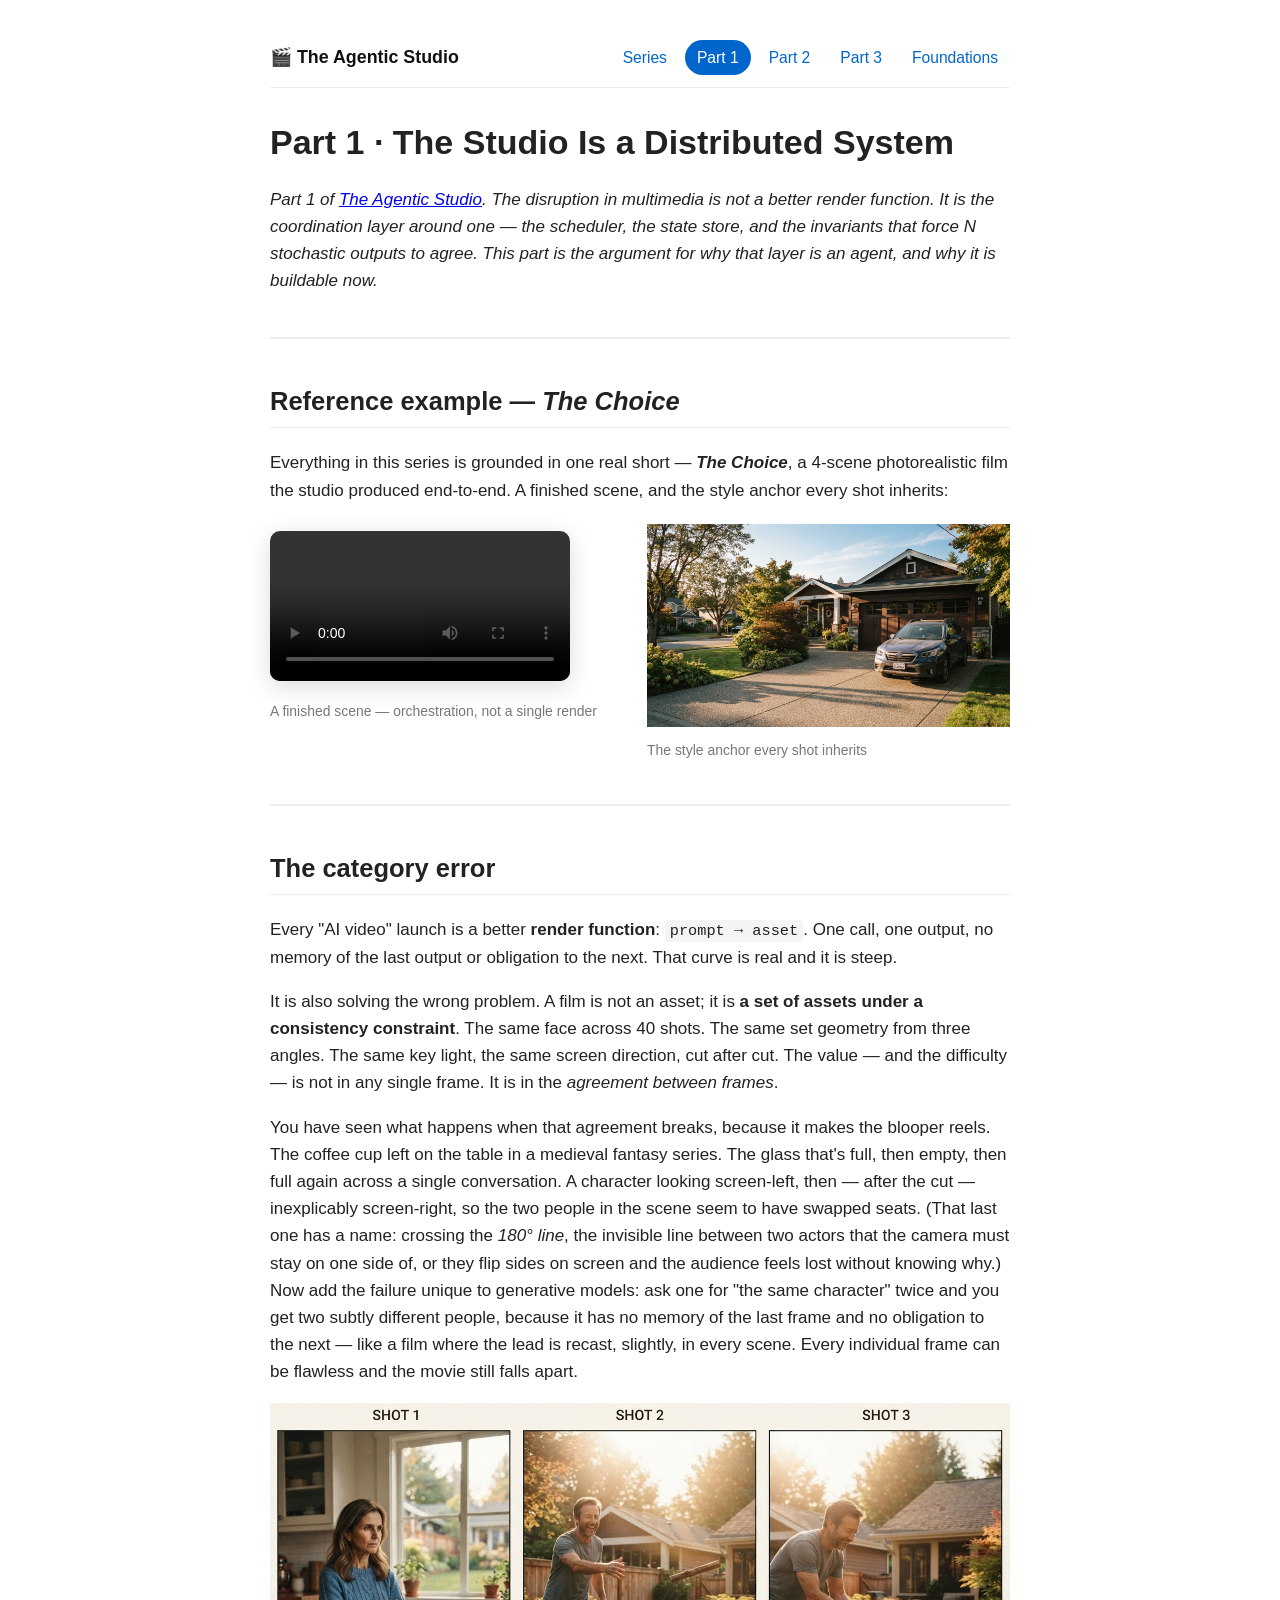
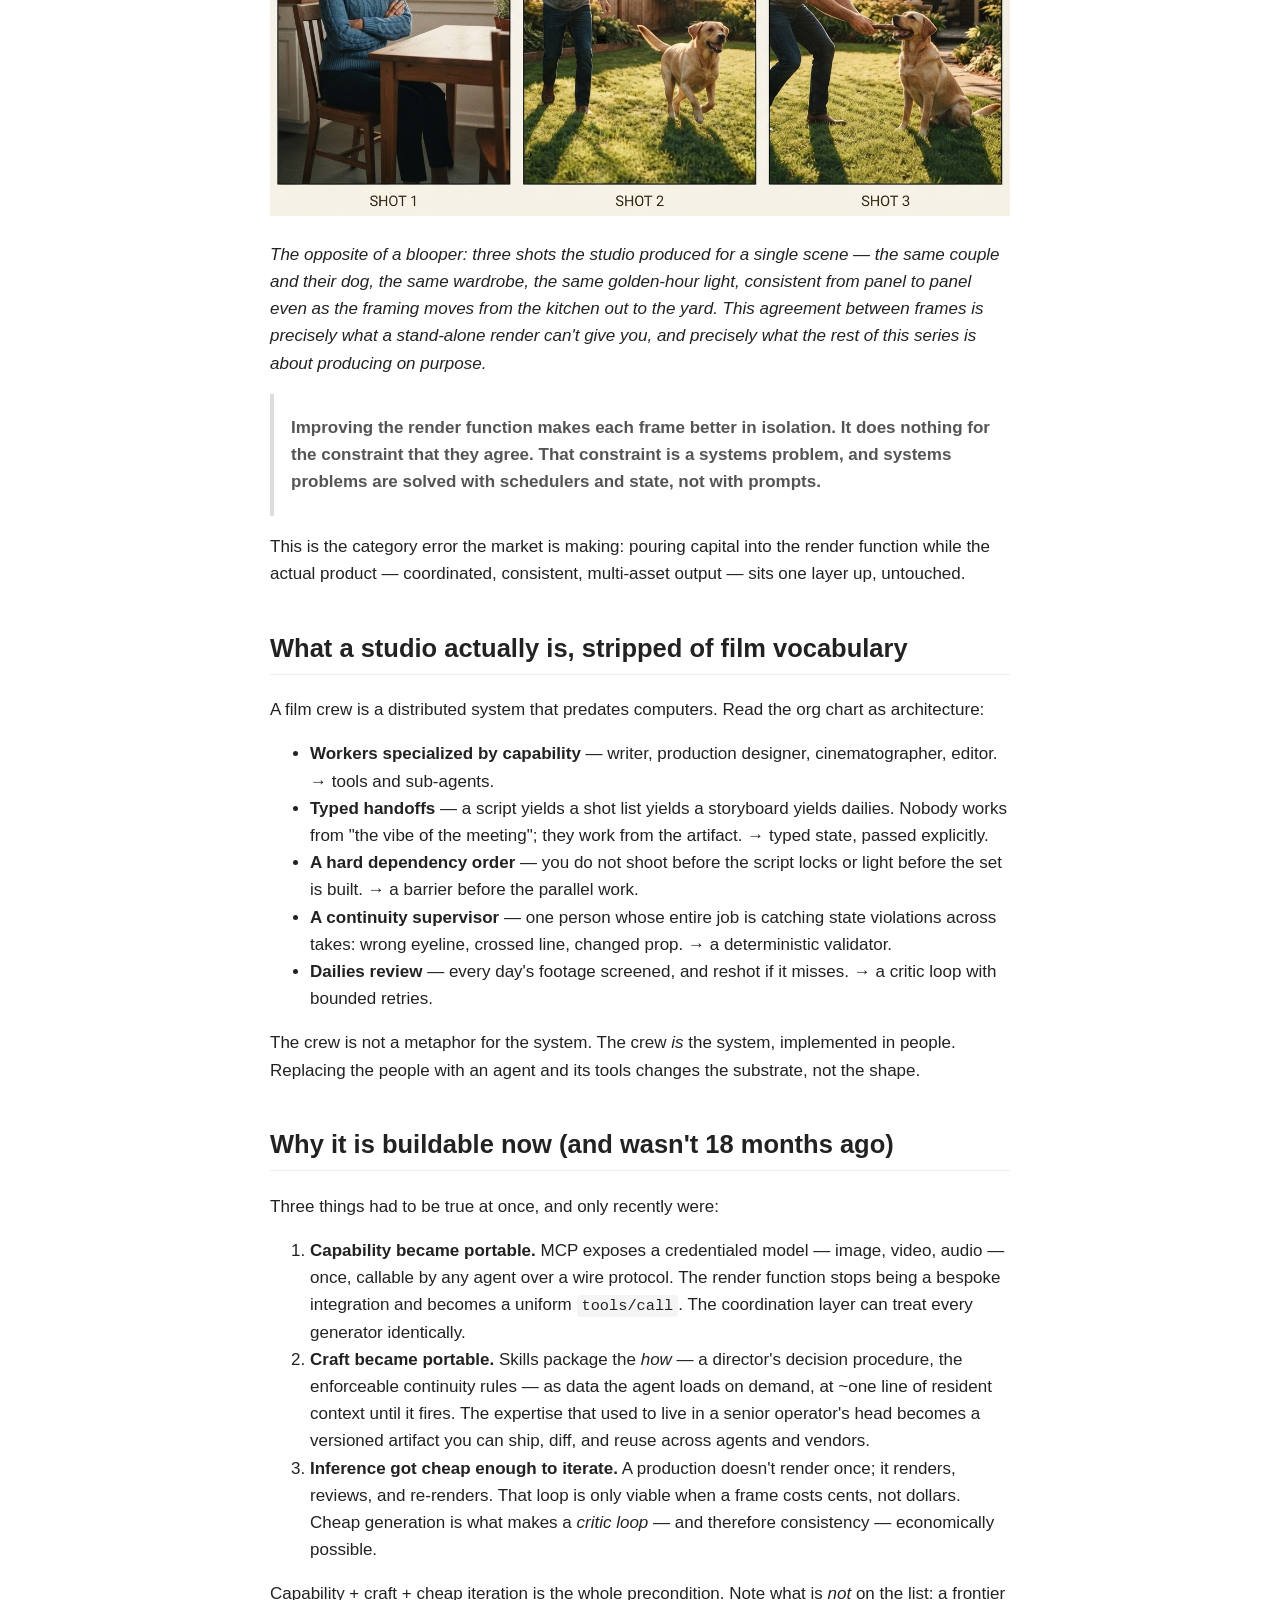
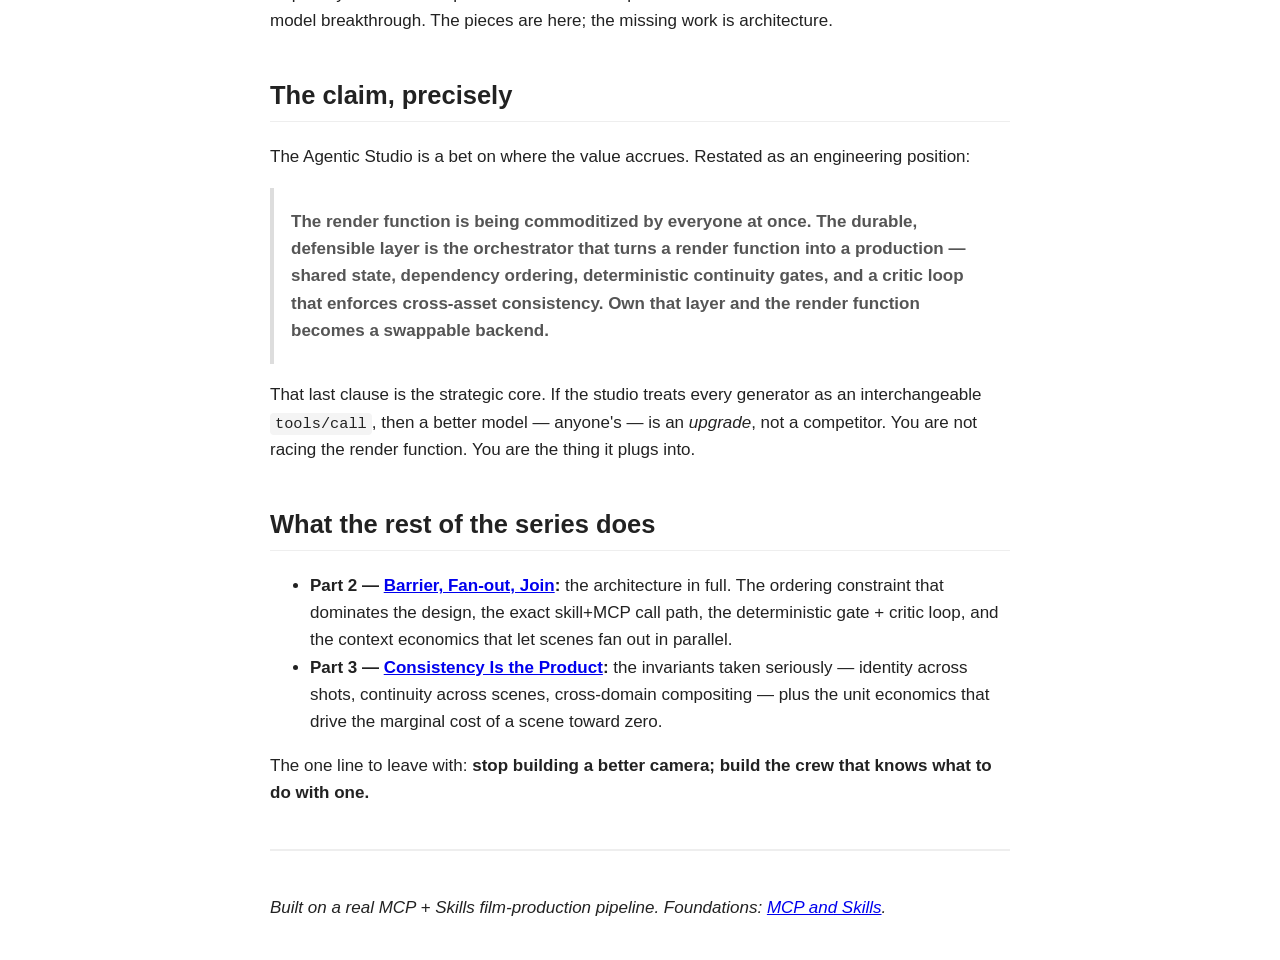
<file: docs/part-1-thesis.html>
<!doctype html><meta charset=utf-8>
<title>The Studio Is a Distributed System — The Agentic Studio</title><style>
body{max-width:740px;margin:40px auto;font:17px/1.6 -apple-system,Segoe UI,Roboto,Helvetica,Arial;color:#222;padding:0 16px}
h1{font-size:2em;line-height:1.2} h2{margin-top:1.6em;border-bottom:1px solid #eee;padding-bottom:.2em}
h3{margin-top:1.3em} hr{border:none;border-top:2px solid #eee;margin:2.5em 0}
code{background:#f4f4f4;padding:2px 5px;border-radius:4px;font-size:.9em}
pre{background:#f6f8fa;padding:14px;border-radius:8px;overflow:auto} pre code{background:none;padding:0}
pre.mermaid{background:#fff;text-align:center}
table{border-collapse:collapse;width:100%;margin:1em 0} th,td{border:1px solid #ddd;padding:8px 10px;text-align:left;font-size:.92em}
th{background:#fafafa} blockquote{border-left:4px solid #ddd;margin:1em 0;padding:.2em 1em;color:#555} img{max-width:100%}
video{max-width:100%;border-radius:10px;box-shadow:0 6px 24px rgba(0,0,0,.14);margin:.4em 0}
.gallery{display:grid;grid-template-columns:repeat(auto-fit,minmax(240px,1fr));gap:14px;margin:1.2em 0}
.gallery figure{margin:0} .gallery figcaption{font-size:.82em;color:#777;margin-top:4px}
.site-nav{display:flex;flex-wrap:wrap;align-items:center;gap:8px 12px;margin:0 0 2em;padding-bottom:12px;border-bottom:1px solid #eee}
.site-nav .brand{font-weight:700;color:#111;text-decoration:none;font-size:1.05em;margin-right:auto}
.navlinks{display:flex;flex-wrap:wrap;gap:6px}
.nav-item{text-decoration:none;color:#06c;padding:5px 12px;border-radius:999px;font-size:.92em;white-space:nowrap;transition:background .12s}
.nav-item:hover{background:#eef5ff}
.nav-item.active{background:#06c;color:#fff;pointer-events:none}</style>
<meta property="og:type" content="article"><meta property="og:site_name" content="The Agentic Studio"><meta property="og:title" content="The Studio Is a Distributed System — The Agentic Studio"><meta property="og:description" content="The disruption in AI video isn't a better render function — it's the coordination layer around one. Why the studio is a distributed system."><meta property="og:image" content="https://gauravz7.github.io/movie-studio-agent/media/choice-style.jpg"><meta property="og:url" content="https://gauravz7.github.io/movie-studio-agent/part-1-thesis.html"><meta name="twitter:card" content="summary_large_image"><meta name="twitter:title" content="The Studio Is a Distributed System — The Agentic Studio"><meta name="twitter:description" content="The disruption in AI video isn't a better render function — it's the coordination layer around one. Why the studio is a distributed system."><meta name="twitter:image" content="https://gauravz7.github.io/movie-studio-agent/media/choice-style.jpg"><meta name="description" content="The disruption in AI video isn't a better render function — it's the coordination layer around one. Why the studio is a distributed system.">
<header class="site-nav"><a class="brand" href="agentic-studio-series.html">🎬 The Agentic Studio</a><nav class="navlinks"><a class="nav-item" href="agentic-studio-series.html" title="Overview">Series</a><a class="nav-item active" href="#" title="Thesis">Part 1</a><a class="nav-item" href="pre-production-barrier.html" title="Architecture">Part 2</a><a class="nav-item" href="part-3-moat.html" title="Moat">Part 3</a><a class="nav-item" href="index.html" title="MCP & Skills">Foundations</a></nav></header>
<h1>Part 1 · The Studio Is a Distributed System</h1>
<p><em>Part 1 of </em><em><a href="agentic-studio-series.html">The Agentic Studio</a></em><em>. The disruption in multimedia is not
a better render function. It is the coordination layer around one — the scheduler, the state store,
and the invariants that force N stochastic outputs to agree. This part is the argument for why that
layer is an agent, and why it is buildable now.</em></p>
<hr />
<h2>Reference example — <em>The Choice</em></h2>
<p>Everything in this series is grounded in one real short — <strong><em>The Choice</em></strong>, a 4-scene photorealistic
film the studio produced end-to-end. A finished scene, and the style anchor every shot inherits:</p>
<div class="gallery">
<figure><video controls preload="metadata" src="media/choice-scene-1.mp4"></video><figcaption>A finished scene — orchestration, not a single render</figcaption></figure>
<figure><img src="media/choice-style.jpg" alt="style reference"><figcaption>The style anchor every shot inherits</figcaption></figure>
</div>

<hr />
<h2>The category error</h2>
<p>Every "AI video" launch is a better <strong>render function</strong>: <code>prompt → asset</code>. One call, one output, no
memory of the last output or obligation to the next. That curve is real and it is steep.</p>
<p>It is also solving the wrong problem. A film is not an asset; it is <strong>a set of assets under a
consistency constraint</strong>. The same face across 40 shots. The same set geometry from three angles.
The same key light, the same screen direction, cut after cut. The value — and the difficulty — is not
in any single frame. It is in the <em>agreement between frames</em>.</p>
<p>You have seen what happens when that agreement breaks, because it makes the blooper reels. The coffee
cup left on the table in a medieval fantasy series. The glass that's full, then empty, then full
again across a single conversation. A character looking screen-left, then — after the cut —
inexplicably screen-right, so the two people in the scene seem to have swapped seats. (That last one
has a name: crossing the <em>180° line</em>, the invisible line between two actors that the camera must stay
on one side of, or they flip sides on screen and the audience feels lost without knowing why.) Now
add the failure unique to generative models: ask one for "the same character" twice and you get two
subtly different people, because it has no memory of the last frame and no obligation to the next —
like a film where the lead is recast, slightly, in every scene. Every individual frame can be
flawless and the movie still falls apart.</p>
<p><img alt="Three shots of one scene — the same people, their dog, wardrobe and warm light holding across every panel" src="media/choice-storyboard-s4.png" /></p>
<p><em>The opposite of a blooper: three shots the studio produced for a single scene — the same couple and
their dog, the same wardrobe, the same golden-hour light, consistent from panel to panel even as the
framing moves from the kitchen out to the yard. This agreement between frames is precisely what a
stand-alone render can't give you, and precisely what the rest of this series is about producing on
purpose.</em></p>
<blockquote>
<p><strong>Improving the render function makes each frame better in isolation. It does nothing for the
constraint that they agree. That constraint is a systems problem, and systems problems are solved
with schedulers and state, not with prompts.</strong></p>
</blockquote>
<p>This is the category error the market is making: pouring capital into the render function while the
actual product — coordinated, consistent, multi-asset output — sits one layer up, untouched.</p>
<h2>What a studio actually is, stripped of film vocabulary</h2>
<p>A film crew is a distributed system that predates computers. Read the org chart as architecture:</p>
<ul>
<li><strong>Workers specialized by capability</strong> — writer, production designer, cinematographer, editor.
  → tools and sub-agents.</li>
<li><strong>Typed handoffs</strong> — a script yields a shot list yields a storyboard yields dailies. Nobody works
  from "the vibe of the meeting"; they work from the artifact. → typed state, passed explicitly.</li>
<li><strong>A hard dependency order</strong> — you do not shoot before the script locks or light before the set is
  built. → a barrier before the parallel work.</li>
<li><strong>A continuity supervisor</strong> — one person whose entire job is catching state violations across
  takes: wrong eyeline, crossed line, changed prop. → a deterministic validator.</li>
<li><strong>Dailies review</strong> — every day's footage screened, and reshot if it misses. → a critic loop with
  bounded retries.</li>
</ul>
<p>The crew is not a metaphor for the system. The crew <em>is</em> the system, implemented in people. Replacing
the people with an agent and its tools changes the substrate, not the shape.</p>
<h2>Why it is buildable now (and wasn't 18 months ago)</h2>
<p>Three things had to be true at once, and only recently were:</p>
<ol>
<li><strong>Capability became portable.</strong> MCP exposes a credentialed model — image, video, audio — once,
   callable by any agent over a wire protocol. The render function stops being a bespoke integration
   and becomes a uniform <code>tools/call</code>. The coordination layer can treat every generator identically.</li>
<li><strong>Craft became portable.</strong> Skills package the <em>how</em> — a director's decision procedure, the
   enforceable continuity rules — as data the agent loads on demand, at ~one line of resident
   context until it fires. The expertise that used to live in a senior operator's head becomes a
   versioned artifact you can ship, diff, and reuse across agents and vendors.</li>
<li><strong>Inference got cheap enough to iterate.</strong> A production doesn't render once; it renders, reviews,
   and re-renders. That loop is only viable when a frame costs cents, not dollars. Cheap generation
   is what makes a <em>critic loop</em> — and therefore consistency — economically possible.</li>
</ol>
<p>Capability + craft + cheap iteration is the whole precondition. Note what is <em>not</em> on the list: a
frontier model breakthrough. The pieces are here; the missing work is architecture.</p>
<h2>The claim, precisely</h2>
<p>The Agentic Studio is a bet on where the value accrues. Restated as an engineering position:</p>
<blockquote>
<p><strong>The render function is being commoditized by everyone at once. The durable, defensible layer is
the orchestrator that turns a render function into a production — shared state, dependency
ordering, deterministic continuity gates, and a critic loop that enforces cross-asset consistency.
Own that layer and the render function becomes a swappable backend.</strong></p>
</blockquote>
<p>That last clause is the strategic core. If the studio treats every generator as an interchangeable
<code>tools/call</code>, then a better model — anyone's — is an <em>upgrade</em>, not a competitor. You are not racing
the render function. You are the thing it plugs into.</p>
<h2>What the rest of the series does</h2>
<ul>
<li><strong>Part 2 — <a href="pre-production-barrier.html">Barrier, Fan-out, Join</a>:</strong> the architecture in full. The
  ordering constraint that dominates the design, the exact skill+MCP call path, the deterministic
  gate + critic loop, and the context economics that let scenes fan out in parallel.</li>
<li><strong>Part 3 — <a href="part-3-moat.html">Consistency Is the Product</a>:</strong> the invariants taken seriously —
  identity across shots, continuity across scenes, cross-domain compositing — plus the unit economics
  that drive the marginal cost of a scene toward zero.</li>
</ul>
<p>The one line to leave with: <strong>stop building a better camera; build the crew that knows what to do
with one.</strong></p>
<hr />
<p><em>Built on a real MCP + Skills film-production pipeline. Foundations: </em><em><a href="index.html">MCP and Skills</a></em><em>.</em></p>
</file>
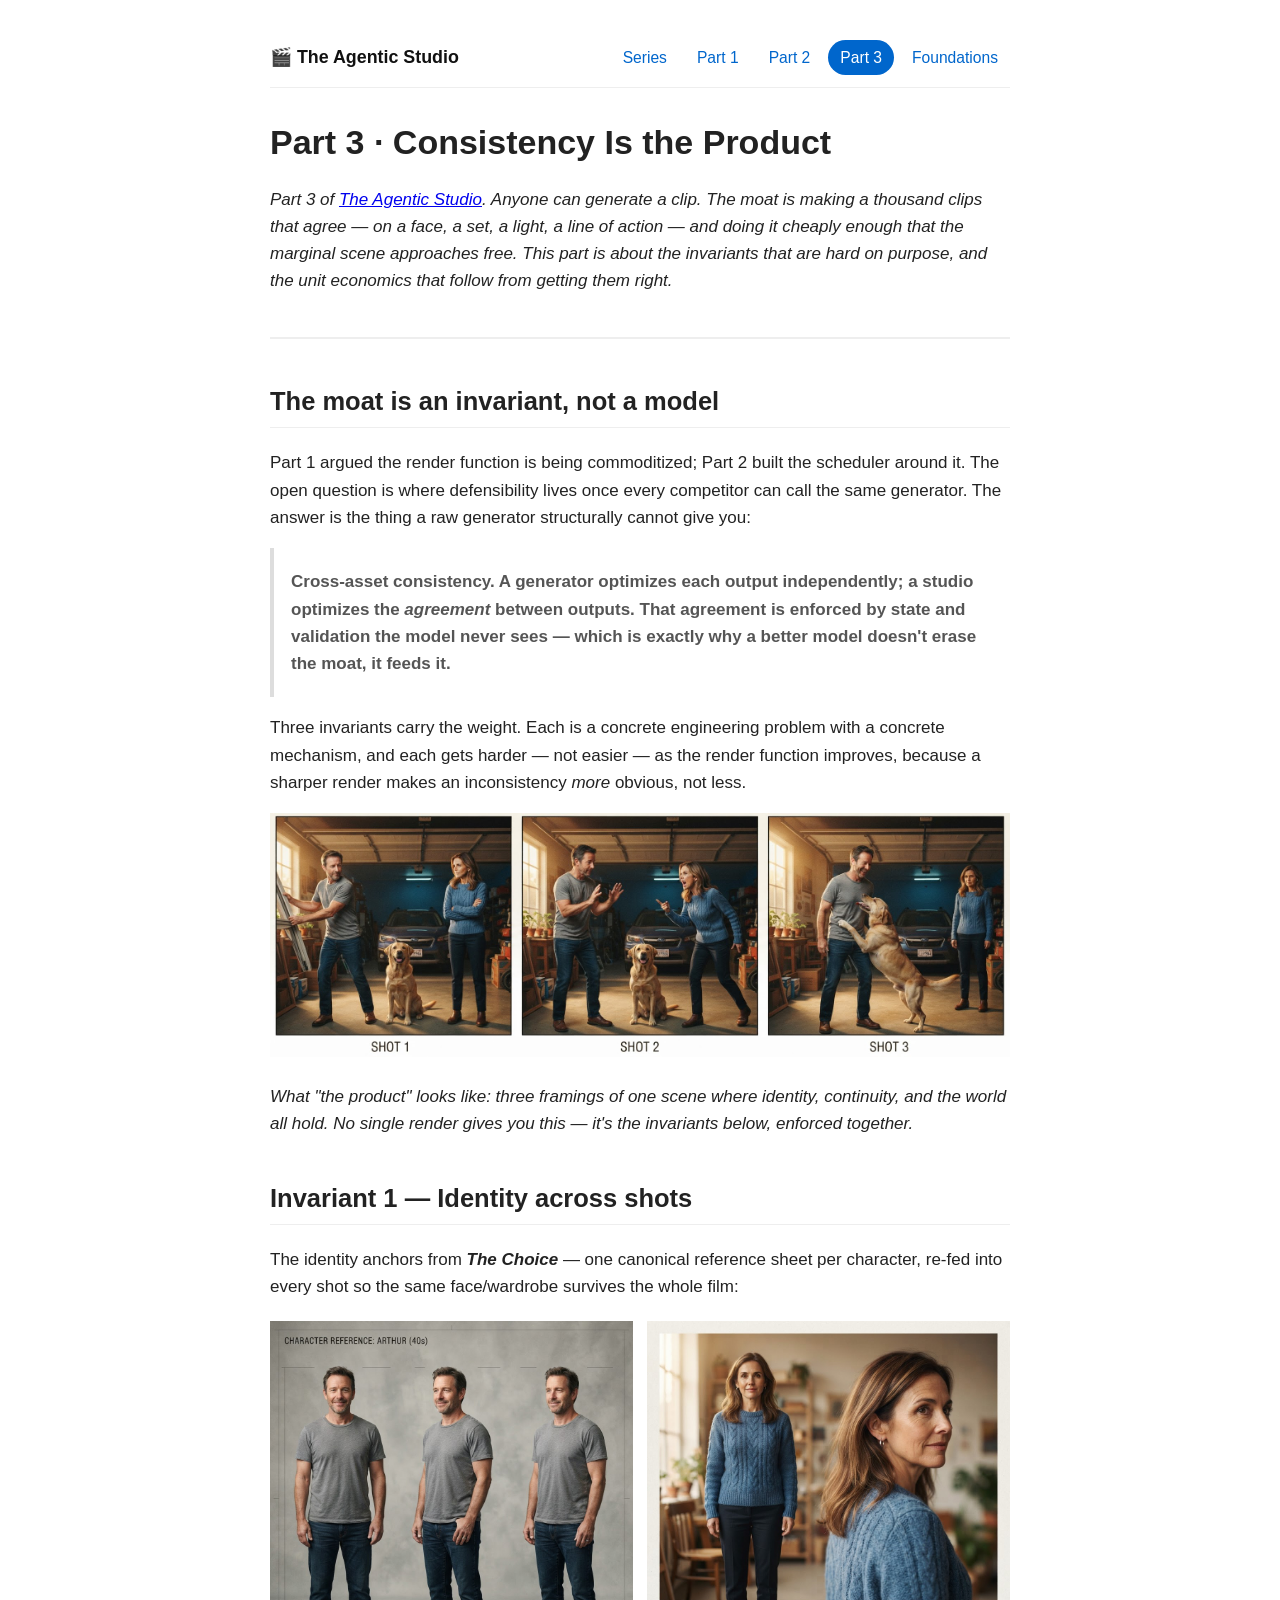
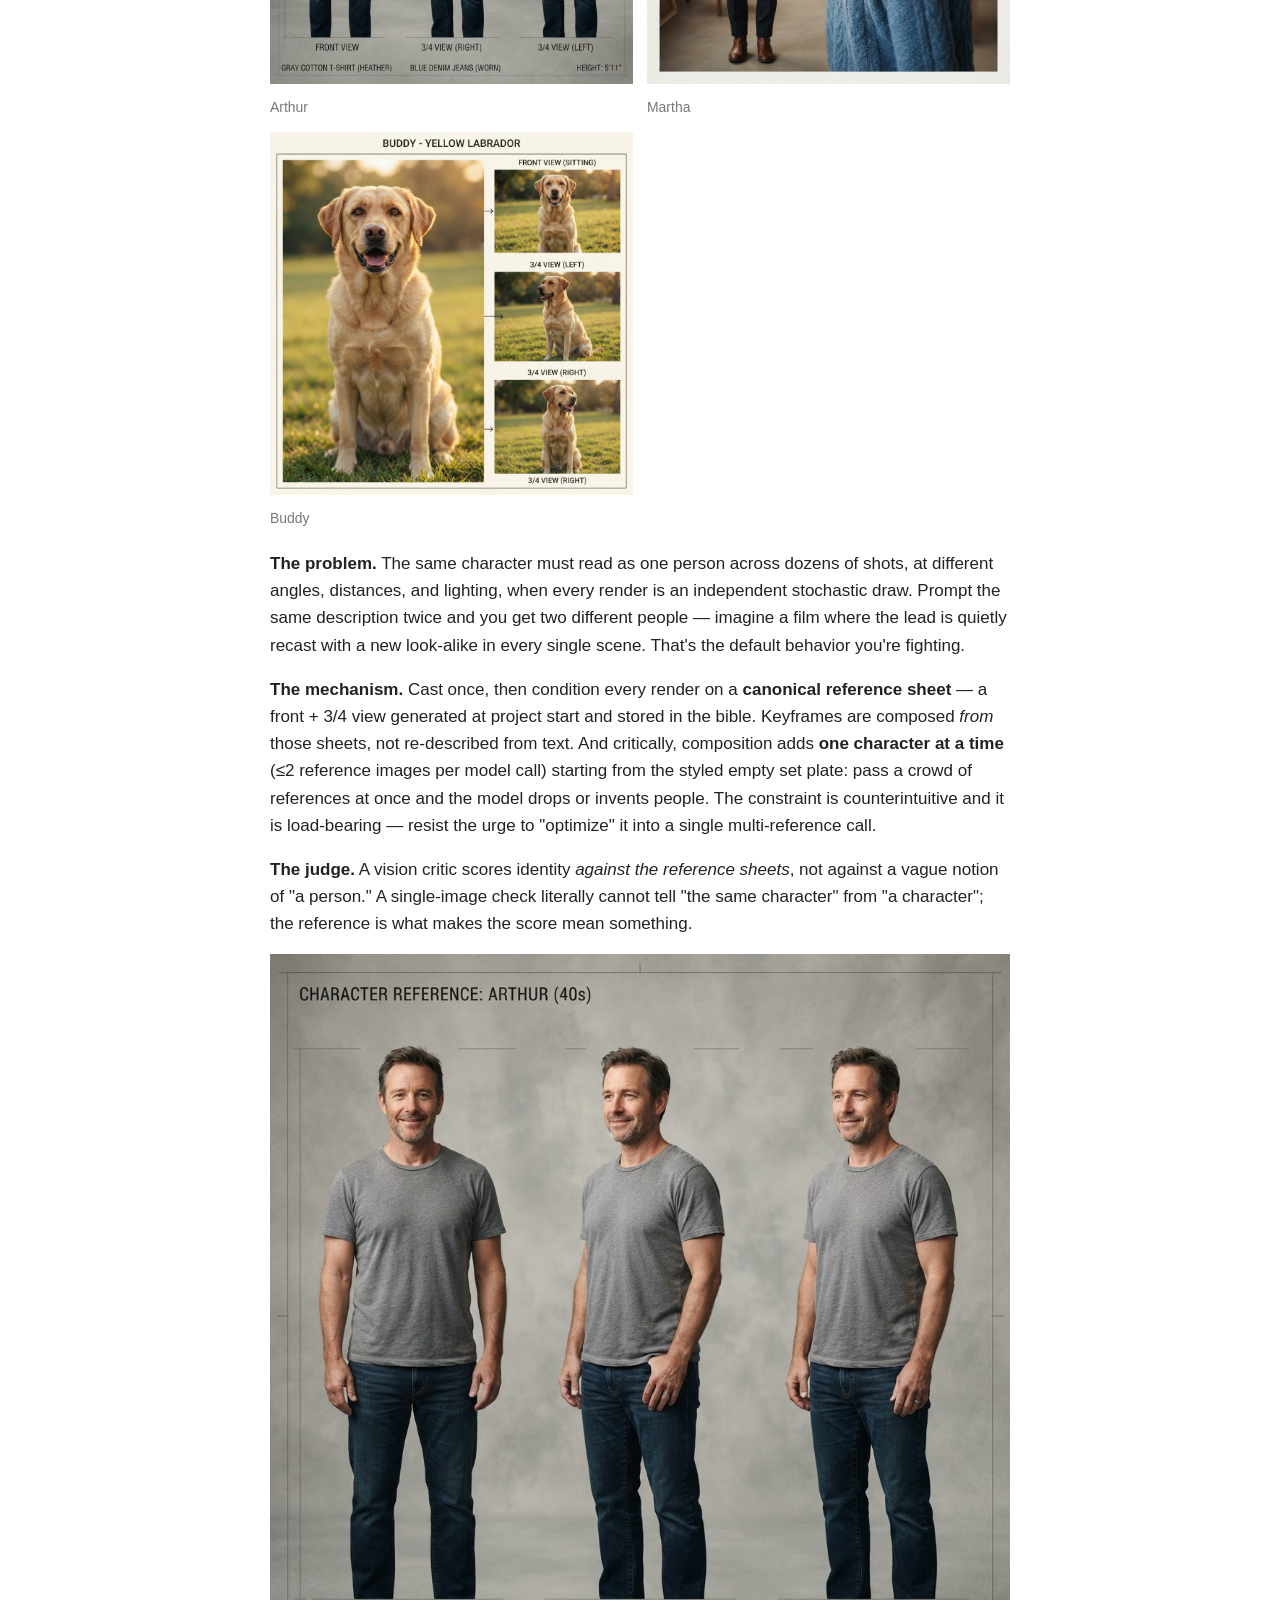
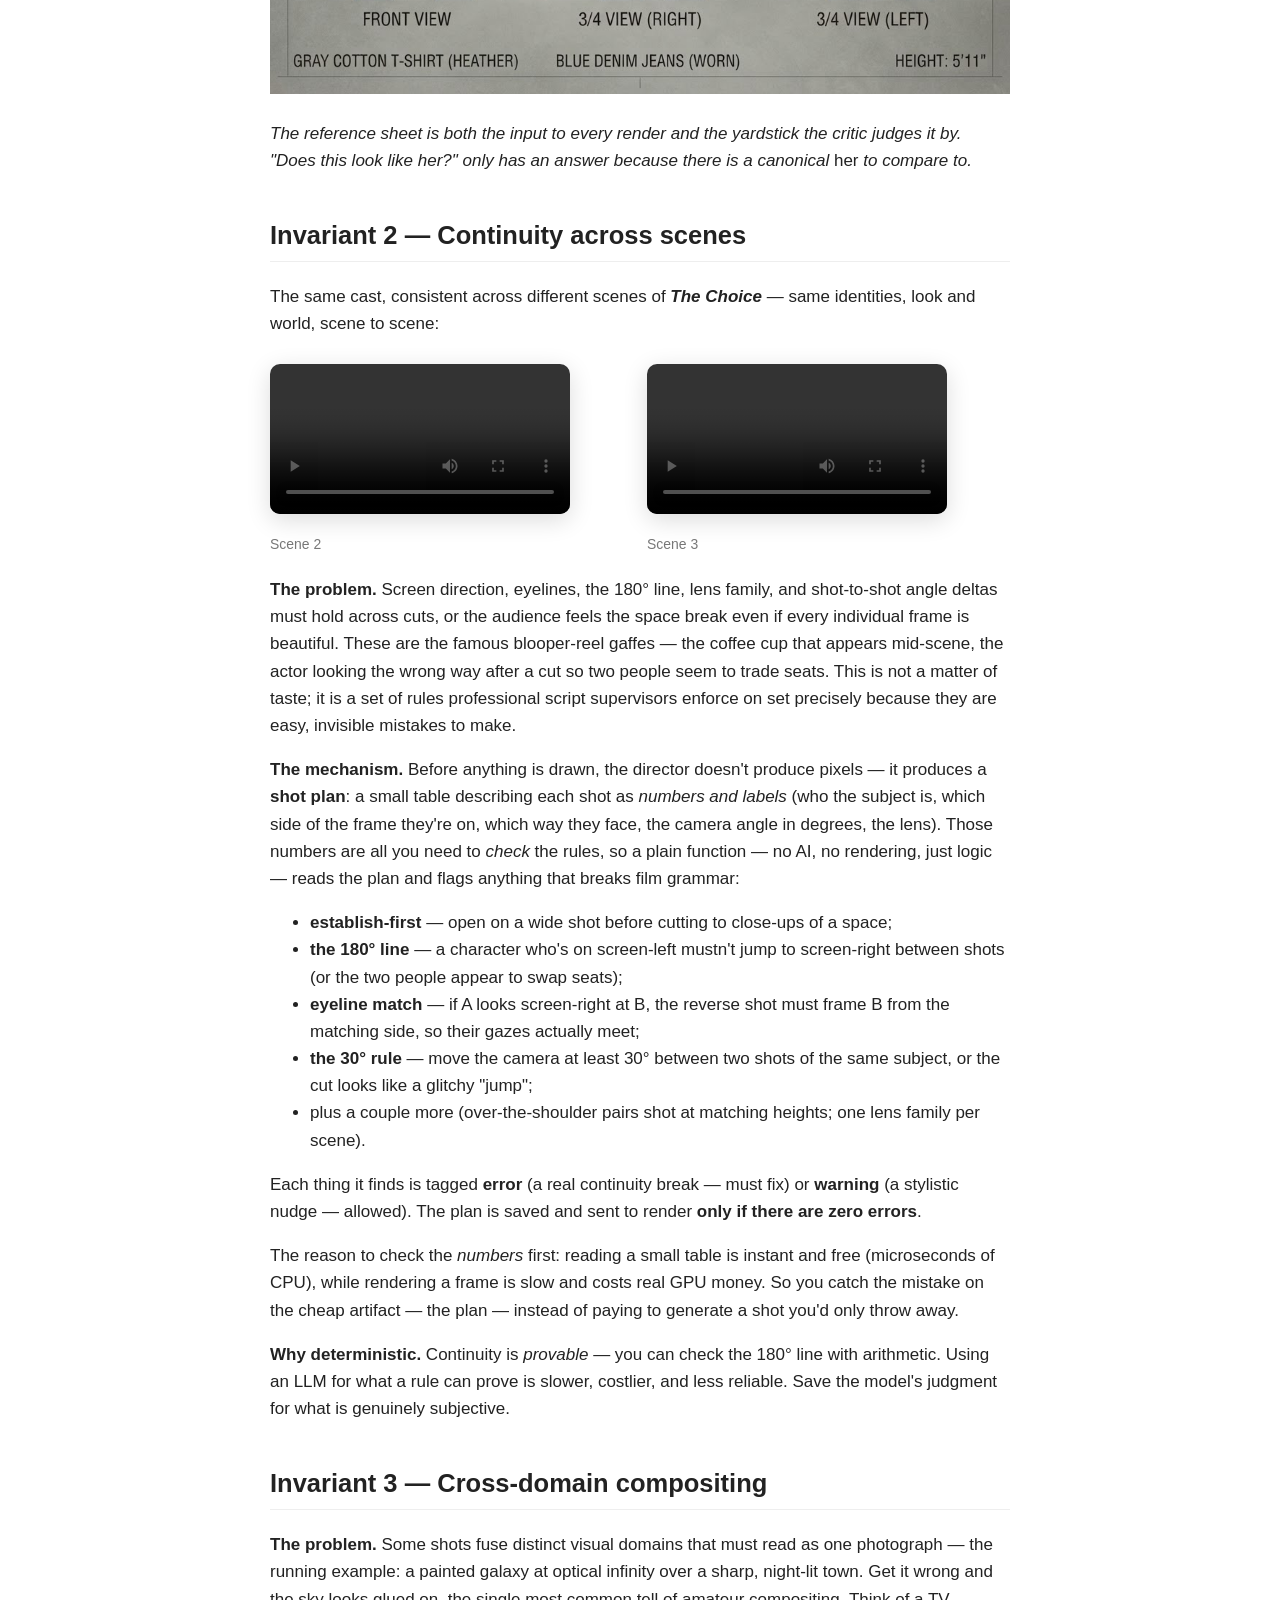
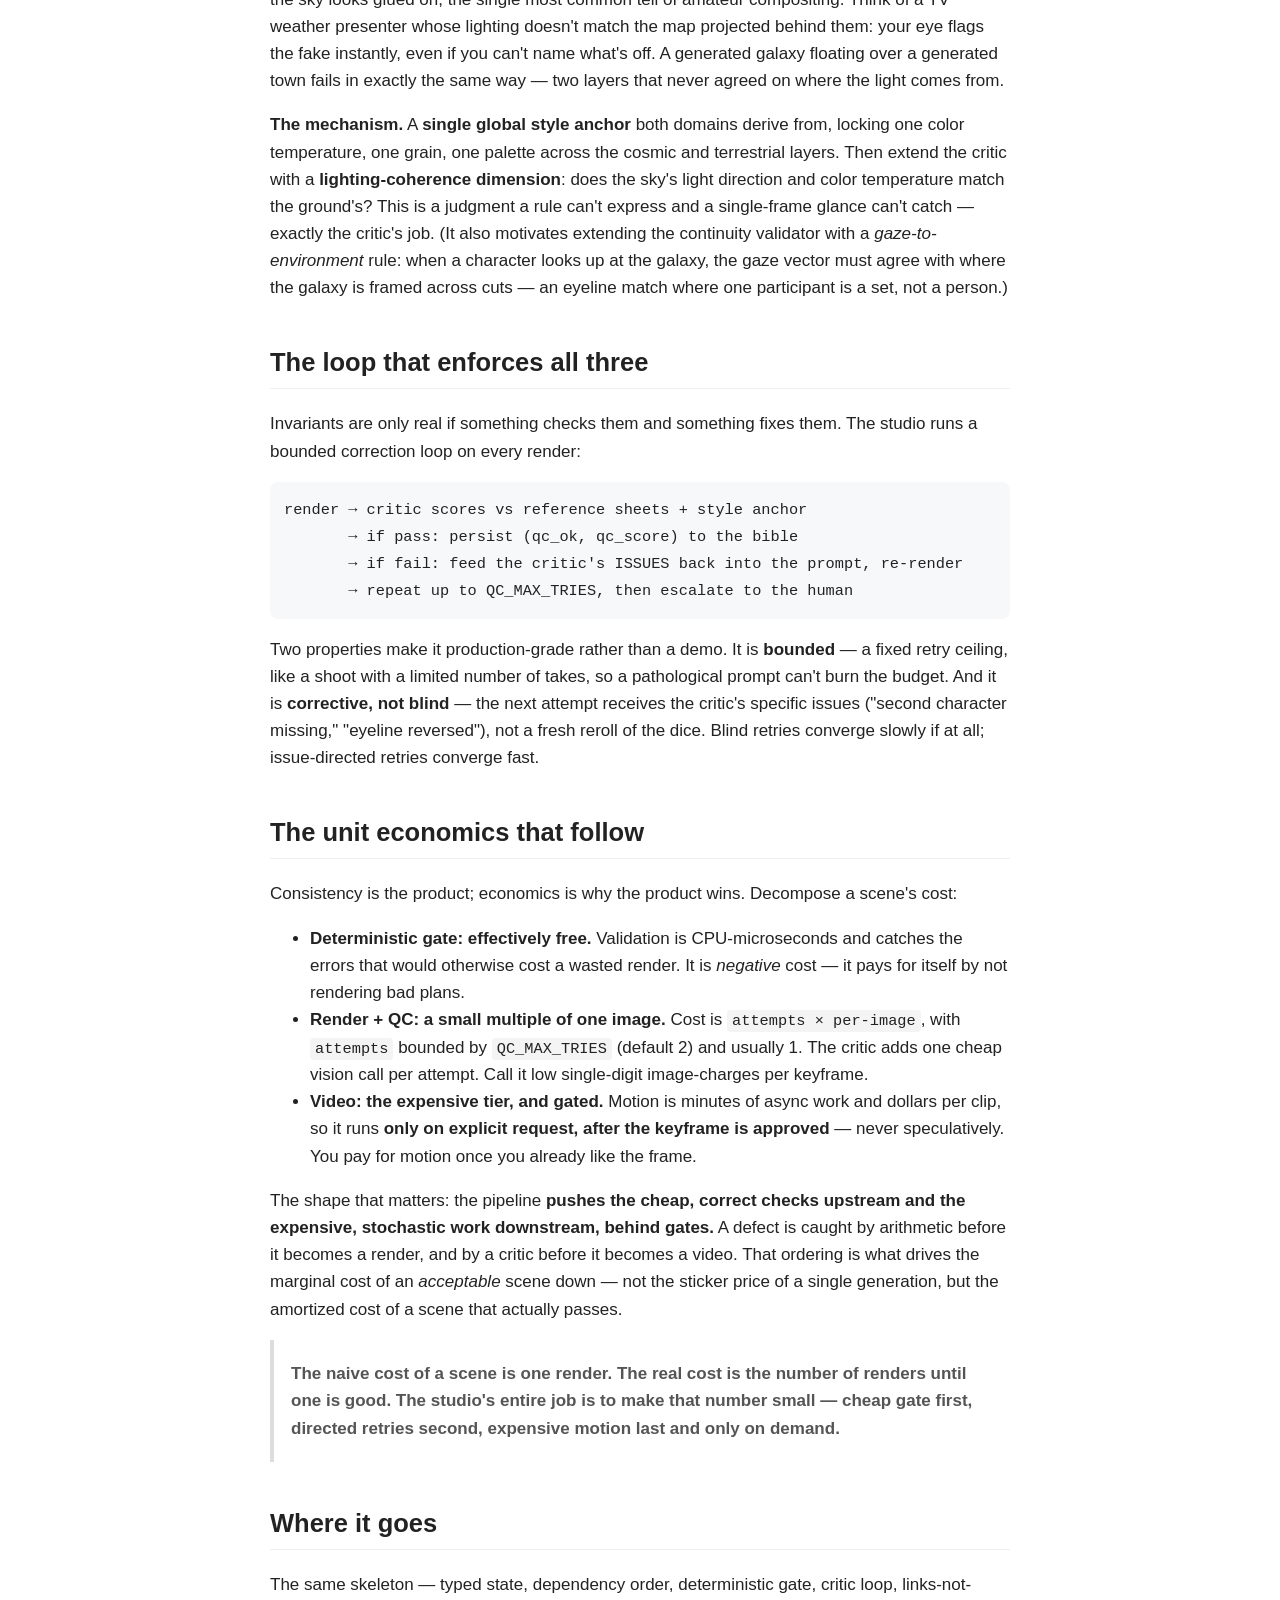
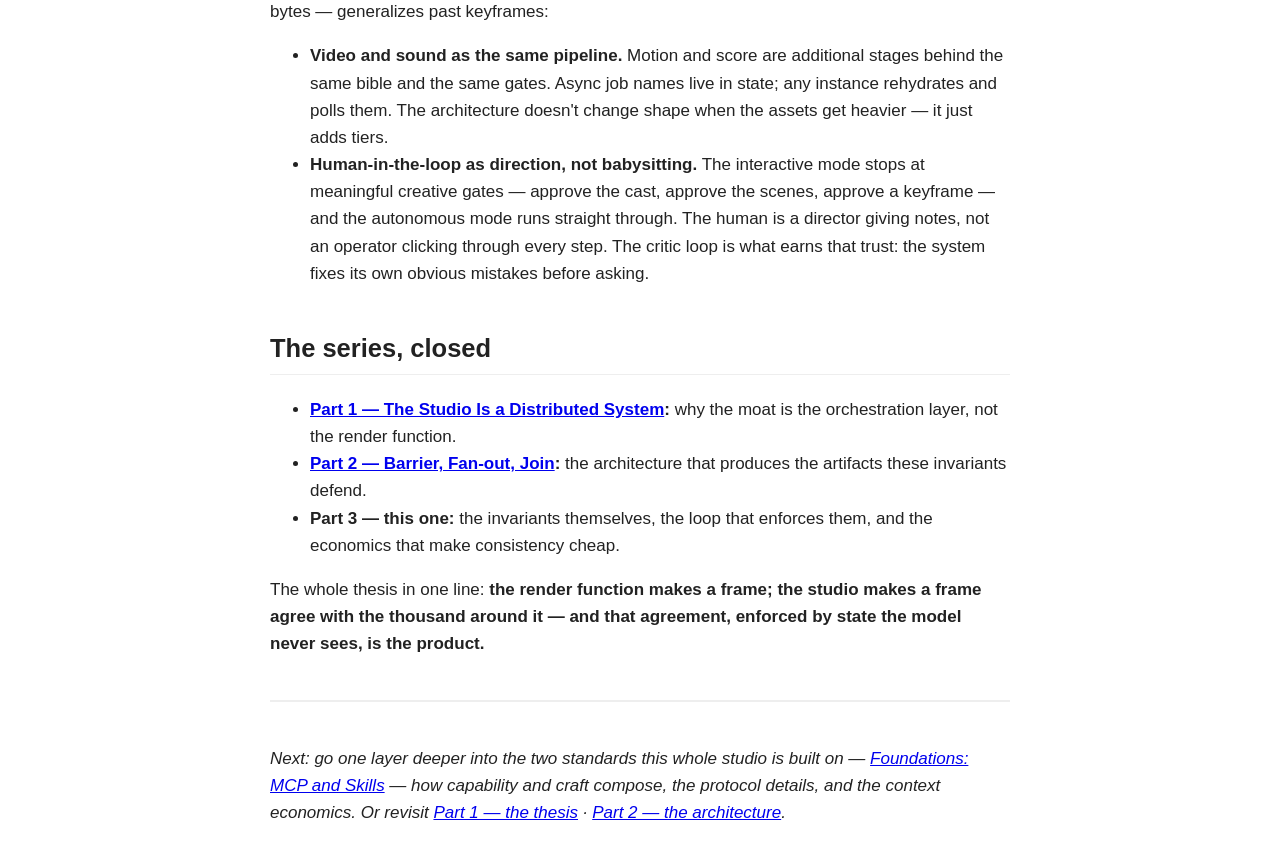
<file: docs/part-3-moat.html>
<!doctype html><meta charset=utf-8>
<title>Consistency Is the Product — The Agentic Studio</title><style>
body{max-width:740px;margin:40px auto;font:17px/1.6 -apple-system,Segoe UI,Roboto,Helvetica,Arial;color:#222;padding:0 16px}
h1{font-size:2em;line-height:1.2} h2{margin-top:1.6em;border-bottom:1px solid #eee;padding-bottom:.2em}
h3{margin-top:1.3em} hr{border:none;border-top:2px solid #eee;margin:2.5em 0}
code{background:#f4f4f4;padding:2px 5px;border-radius:4px;font-size:.9em}
pre{background:#f6f8fa;padding:14px;border-radius:8px;overflow:auto} pre code{background:none;padding:0}
pre.mermaid{background:#fff;text-align:center}
table{border-collapse:collapse;width:100%;margin:1em 0} th,td{border:1px solid #ddd;padding:8px 10px;text-align:left;font-size:.92em}
th{background:#fafafa} blockquote{border-left:4px solid #ddd;margin:1em 0;padding:.2em 1em;color:#555} img{max-width:100%}
video{max-width:100%;border-radius:10px;box-shadow:0 6px 24px rgba(0,0,0,.14);margin:.4em 0}
.gallery{display:grid;grid-template-columns:repeat(auto-fit,minmax(240px,1fr));gap:14px;margin:1.2em 0}
.gallery figure{margin:0} .gallery figcaption{font-size:.82em;color:#777;margin-top:4px}
.site-nav{display:flex;flex-wrap:wrap;align-items:center;gap:8px 12px;margin:0 0 2em;padding-bottom:12px;border-bottom:1px solid #eee}
.site-nav .brand{font-weight:700;color:#111;text-decoration:none;font-size:1.05em;margin-right:auto}
.navlinks{display:flex;flex-wrap:wrap;gap:6px}
.nav-item{text-decoration:none;color:#06c;padding:5px 12px;border-radius:999px;font-size:.92em;white-space:nowrap;transition:background .12s}
.nav-item:hover{background:#eef5ff}
.nav-item.active{background:#06c;color:#fff;pointer-events:none}</style>
<meta property="og:type" content="article"><meta property="og:site_name" content="The Agentic Studio"><meta property="og:title" content="Consistency Is the Product — The Agentic Studio"><meta property="og:description" content="Anyone can generate a clip; the moat is a thousand clips that agree. The invariants, the critic loop, and the unit economics of consistency."><meta property="og:image" content="https://gauravz7.github.io/movie-studio-agent/media/choice-plate-s1.jpg"><meta property="og:url" content="https://gauravz7.github.io/movie-studio-agent/part-3-moat.html"><meta name="twitter:card" content="summary_large_image"><meta name="twitter:title" content="Consistency Is the Product — The Agentic Studio"><meta name="twitter:description" content="Anyone can generate a clip; the moat is a thousand clips that agree. The invariants, the critic loop, and the unit economics of consistency."><meta name="twitter:image" content="https://gauravz7.github.io/movie-studio-agent/media/choice-plate-s1.jpg"><meta name="description" content="Anyone can generate a clip; the moat is a thousand clips that agree. The invariants, the critic loop, and the unit economics of consistency.">
<header class="site-nav"><a class="brand" href="agentic-studio-series.html">🎬 The Agentic Studio</a><nav class="navlinks"><a class="nav-item" href="agentic-studio-series.html" title="Overview">Series</a><a class="nav-item" href="part-1-thesis.html" title="Thesis">Part 1</a><a class="nav-item" href="pre-production-barrier.html" title="Architecture">Part 2</a><a class="nav-item active" href="#" title="Moat">Part 3</a><a class="nav-item" href="index.html" title="MCP & Skills">Foundations</a></nav></header>
<h1>Part 3 · Consistency Is the Product</h1>
<p><em>Part 3 of </em><em><a href="agentic-studio-series.html">The Agentic Studio</a></em><em>. Anyone can generate a clip. The moat
is making a thousand clips that agree — on a face, a set, a light, a line of action — and doing it
cheaply enough that the marginal scene approaches free. This part is about the invariants that are
hard on purpose, and the unit economics that follow from getting them right.</em></p>
<hr />
<h2>The moat is an invariant, not a model</h2>
<p>Part 1 argued the render function is being commoditized; Part 2 built the scheduler around it. The
open question is where defensibility lives once every competitor can call the same generator. The
answer is the thing a raw generator structurally cannot give you:</p>
<blockquote>
<p><strong>Cross-asset consistency. A generator optimizes each output independently; a studio optimizes the
<em>agreement</em> between outputs. That agreement is enforced by state and validation the model never
sees — which is exactly why a better model doesn't erase the moat, it feeds it.</strong></p>
</blockquote>
<p>Three invariants carry the weight. Each is a concrete engineering problem with a concrete mechanism,
and each gets harder — not easier — as the render function improves, because a sharper render makes an
inconsistency <em>more</em> obvious, not less.</p>
<p><img alt="Three shots of one scene with the same characters, set, and screen direction — the product of all three invariants holding at once" src="media/choice-storyboard-3shot.png" /></p>
<p><em>What "the product" looks like: three framings of one scene where identity, continuity, and the world
all hold. No single render gives you this — it's the invariants below, enforced together.</em></p>
<h2>Invariant 1 — Identity across shots</h2>
<p>The identity anchors from <strong><em>The Choice</em></strong> — one canonical reference sheet per character, re-fed into
every shot so the same face/wardrobe survives the whole film:</p>
<div class="gallery">
<figure><img src="media/choice-arthur.png" alt="Arthur reference sheet"><figcaption>Arthur</figcaption></figure>
<figure><img src="media/choice-martha.png" alt="Martha reference sheet"><figcaption>Martha</figcaption></figure>
<figure><img src="media/choice-buddy.png" alt="Buddy reference sheet"><figcaption>Buddy</figcaption></figure>
</div>

<p><strong>The problem.</strong> The same character must read as one person across dozens of shots, at different
angles, distances, and lighting, when every render is an independent stochastic draw. Prompt the same
description twice and you get two different people — imagine a film where the lead is quietly recast
with a new look-alike in every single scene. That's the default behavior you're fighting.</p>
<p><strong>The mechanism.</strong> Cast once, then condition every render on a <strong>canonical reference sheet</strong> — a
front + 3/4 view generated at project start and stored in the bible. Keyframes are composed <em>from</em>
those sheets, not re-described from text. And critically, composition adds <strong>one character at a time</strong>
(≤2 reference images per model call) starting from the styled empty set plate: pass a crowd of
references at once and the model drops or invents people. The constraint is counterintuitive and it is
load-bearing — resist the urge to "optimize" it into a single multi-reference call.</p>
<p><strong>The judge.</strong> A vision critic scores identity <em>against the reference sheets</em>, not against a vague
notion of "a person." A single-image check literally cannot tell "the same character" from "a
character"; the reference is what makes the score mean something.</p>
<p><img alt="The reference sheet the critic scores against: multiple views of one character plus a colour key" src="media/choice-arthur.png" /></p>
<p><em>The reference sheet is both the input to every render and the yardstick the critic judges it by.
"Does this look like her?" only has an answer because there is a canonical </em>her<em> to compare to.</em></p>
<h2>Invariant 2 — Continuity across scenes</h2>
<p>The same cast, consistent across different scenes of <strong><em>The Choice</em></strong> — same identities, look and
world, scene to scene:</p>
<div class="gallery">
<figure><video controls preload="metadata" src="media/choice-scene-2.mp4"></video><figcaption>Scene 2</figcaption></figure>
<figure><video controls preload="metadata" src="media/choice-scene-3.mp4"></video><figcaption>Scene 3</figcaption></figure>
</div>

<p><strong>The problem.</strong> Screen direction, eyelines, the 180° line, lens family, and shot-to-shot angle
deltas must hold across cuts, or the audience feels the space break even if every individual frame is
beautiful. These are the famous blooper-reel gaffes — the coffee cup that appears mid-scene, the
actor looking the wrong way after a cut so two people seem to trade seats. This is not a matter of
taste; it is a set of rules professional script supervisors enforce on set precisely because they are
easy, invisible mistakes to make.</p>
<p><strong>The mechanism.</strong> Before anything is drawn, the director doesn't produce pixels — it produces a
<strong>shot plan</strong>: a small table describing each shot as <em>numbers and labels</em> (who the subject is, which
side of the frame they're on, which way they face, the camera angle in degrees, the lens). Those
numbers are all you need to <em>check</em> the rules, so a plain function — no AI, no rendering, just logic —
reads the plan and flags anything that breaks film grammar:</p>
<ul>
<li><strong>establish-first</strong> — open on a wide shot before cutting to close-ups of a space;</li>
<li><strong>the 180° line</strong> — a character who's on screen-left mustn't jump to screen-right between shots (or
  the two people appear to swap seats);</li>
<li><strong>eyeline match</strong> — if A looks screen-right at B, the reverse shot must frame B from the matching
  side, so their gazes actually meet;</li>
<li><strong>the 30° rule</strong> — move the camera at least 30° between two shots of the same subject, or the cut
  looks like a glitchy "jump";</li>
<li>plus a couple more (over-the-shoulder pairs shot at matching heights; one lens family per scene).</li>
</ul>
<p>Each thing it finds is tagged <strong>error</strong> (a real continuity break — must fix) or <strong>warning</strong> (a
stylistic nudge — allowed). The plan is saved and sent to render <strong>only if there are zero errors</strong>.</p>
<p>The reason to check the <em>numbers</em> first: reading a small table is instant and free (microseconds of
CPU), while rendering a frame is slow and costs real GPU money. So you catch the mistake on the cheap
artifact — the plan — instead of paying to generate a shot you'd only throw away.</p>
<p><strong>Why deterministic.</strong> Continuity is <em>provable</em> — you can check the 180° line with arithmetic. Using
an LLM for what a rule can prove is slower, costlier, and less reliable. Save the model's judgment for
what is genuinely subjective.</p>
<h2>Invariant 3 — Cross-domain compositing</h2>
<p><strong>The problem.</strong> Some shots fuse distinct visual domains that must read as one photograph — the
running example: a painted galaxy at optical infinity over a sharp, night-lit town. Get it wrong and
the sky looks glued on, the single most common tell of amateur compositing. Think of a TV weather
presenter whose lighting doesn't match the map projected behind them: your eye flags the fake
instantly, even if you can't name what's off. A generated galaxy floating over a generated town fails
in exactly the same way — two layers that never agreed on where the light comes from.</p>
<p><strong>The mechanism.</strong> A <strong>single global style anchor</strong> both domains derive from, locking one color
temperature, one grain, one palette across the cosmic and terrestrial layers. Then extend the critic
with a <strong>lighting-coherence dimension</strong>: does the sky's light direction and color temperature match
the ground's? This is a judgment a rule can't express and a single-frame glance can't catch — exactly
the critic's job. (It also motivates extending the continuity validator with a <em>gaze-to-environment</em>
rule: when a character looks up at the galaxy, the gaze vector must agree with where the galaxy is
framed across cuts — an eyeline match where one participant is a set, not a person.)</p>
<h2>The loop that enforces all three</h2>
<p>Invariants are only real if something checks them and something fixes them. The studio runs a bounded
correction loop on every render:</p>
<pre><code>render → critic scores vs reference sheets + style anchor
       → if pass: persist (qc_ok, qc_score) to the bible
       → if fail: feed the critic's ISSUES back into the prompt, re-render
       → repeat up to QC_MAX_TRIES, then escalate to the human
</code></pre>
<p>Two properties make it production-grade rather than a demo. It is <strong>bounded</strong> — a fixed retry ceiling,
like a shoot with a limited number of takes, so a pathological prompt can't burn the budget. And it is
<strong>corrective, not blind</strong> — the next attempt receives the critic's specific issues ("second character
missing," "eyeline reversed"), not a fresh reroll of the dice. Blind retries converge slowly if at
all; issue-directed retries converge fast.</p>
<h2>The unit economics that follow</h2>
<p>Consistency is the product; economics is why the product wins. Decompose a scene's cost:</p>
<ul>
<li><strong>Deterministic gate: effectively free.</strong> Validation is CPU-microseconds and catches the errors
  that would otherwise cost a wasted render. It is <em>negative</em> cost — it pays for itself by not
  rendering bad plans.</li>
<li><strong>Render + QC: a small multiple of one image.</strong> Cost is <code>attempts × per-image</code>, with <code>attempts</code>
  bounded by <code>QC_MAX_TRIES</code> (default 2) and usually 1. The critic adds one cheap vision call per
  attempt. Call it low single-digit image-charges per keyframe.</li>
<li><strong>Video: the expensive tier, and gated.</strong> Motion is minutes of async work and dollars per clip, so
  it runs <strong>only on explicit request, after the keyframe is approved</strong> — never speculatively. You pay
  for motion once you already like the frame.</li>
</ul>
<p>The shape that matters: the pipeline <strong>pushes the cheap, correct checks upstream and the expensive,
stochastic work downstream, behind gates.</strong> A defect is caught by arithmetic before it becomes a
render, and by a critic before it becomes a video. That ordering is what drives the marginal cost of an
<em>acceptable</em> scene down — not the sticker price of a single generation, but the amortized cost of a
scene that actually passes.</p>
<blockquote>
<p><strong>The naive cost of a scene is one render. The real cost is the number of renders until one is
good. The studio's entire job is to make that number small — cheap gate first, directed retries
second, expensive motion last and only on demand.</strong></p>
</blockquote>
<h2>Where it goes</h2>
<p>The same skeleton — typed state, dependency order, deterministic gate, critic loop, links-not-bytes —
generalizes past keyframes:</p>
<ul>
<li><strong>Video and sound as the same pipeline.</strong> Motion and score are additional stages behind the same
  bible and the same gates. Async job names live in state; any instance rehydrates and polls them. The
  architecture doesn't change shape when the assets get heavier — it just adds tiers.</li>
<li><strong>Human-in-the-loop as direction, not babysitting.</strong> The interactive mode stops at meaningful
  creative gates — approve the cast, approve the scenes, approve a keyframe — and the autonomous mode
  runs straight through. The human is a director giving notes, not an operator clicking through every
  step. The critic loop is what earns that trust: the system fixes its own obvious mistakes before
  asking.</li>
</ul>
<h2>The series, closed</h2>
<ul>
<li><strong><a href="part-1-thesis.html">Part 1 — The Studio Is a Distributed System</a>:</strong> why the moat is the
  orchestration layer, not the render function.</li>
<li><strong><a href="pre-production-barrier.html">Part 2 — Barrier, Fan-out, Join</a>:</strong> the architecture that produces
  the artifacts these invariants defend.</li>
<li><strong>Part 3 — this one:</strong> the invariants themselves, the loop that enforces them, and the economics
  that make consistency cheap.</li>
</ul>
<p>The whole thesis in one line: <strong>the render function makes a frame; the studio makes a frame agree with
the thousand around it — and that agreement, enforced by state the model never sees, is the product.</strong></p>
<hr />
<p><em>Next: go one layer deeper into the two standards this whole studio is built on —
</em><em><a href="index.html">Foundations: MCP and Skills</a></em><em> — how capability and craft compose, the protocol
details, and the context economics. Or revisit </em><em><a href="part-1-thesis.html">Part 1 — the thesis</a></em><em> ·
</em><em><a href="pre-production-barrier.html">Part 2 — the architecture</a></em><em>.</em></p>
</file>
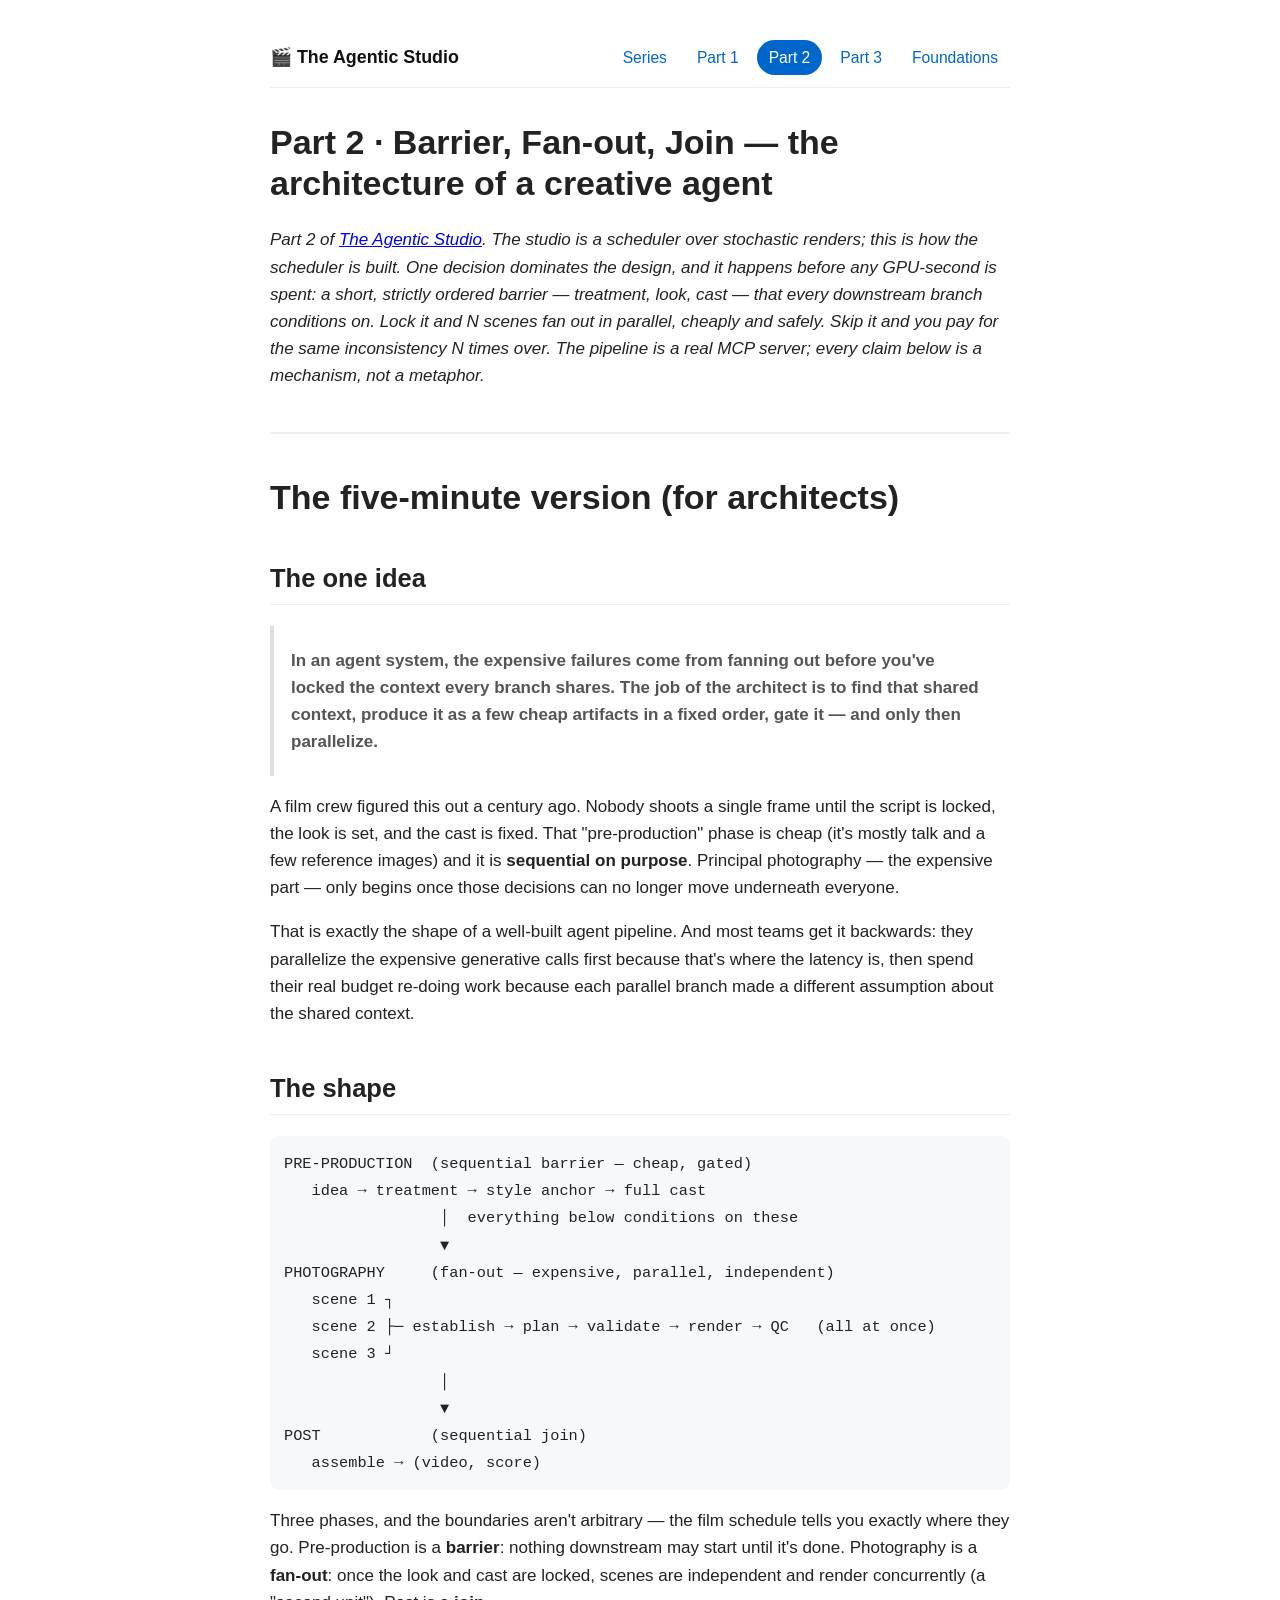
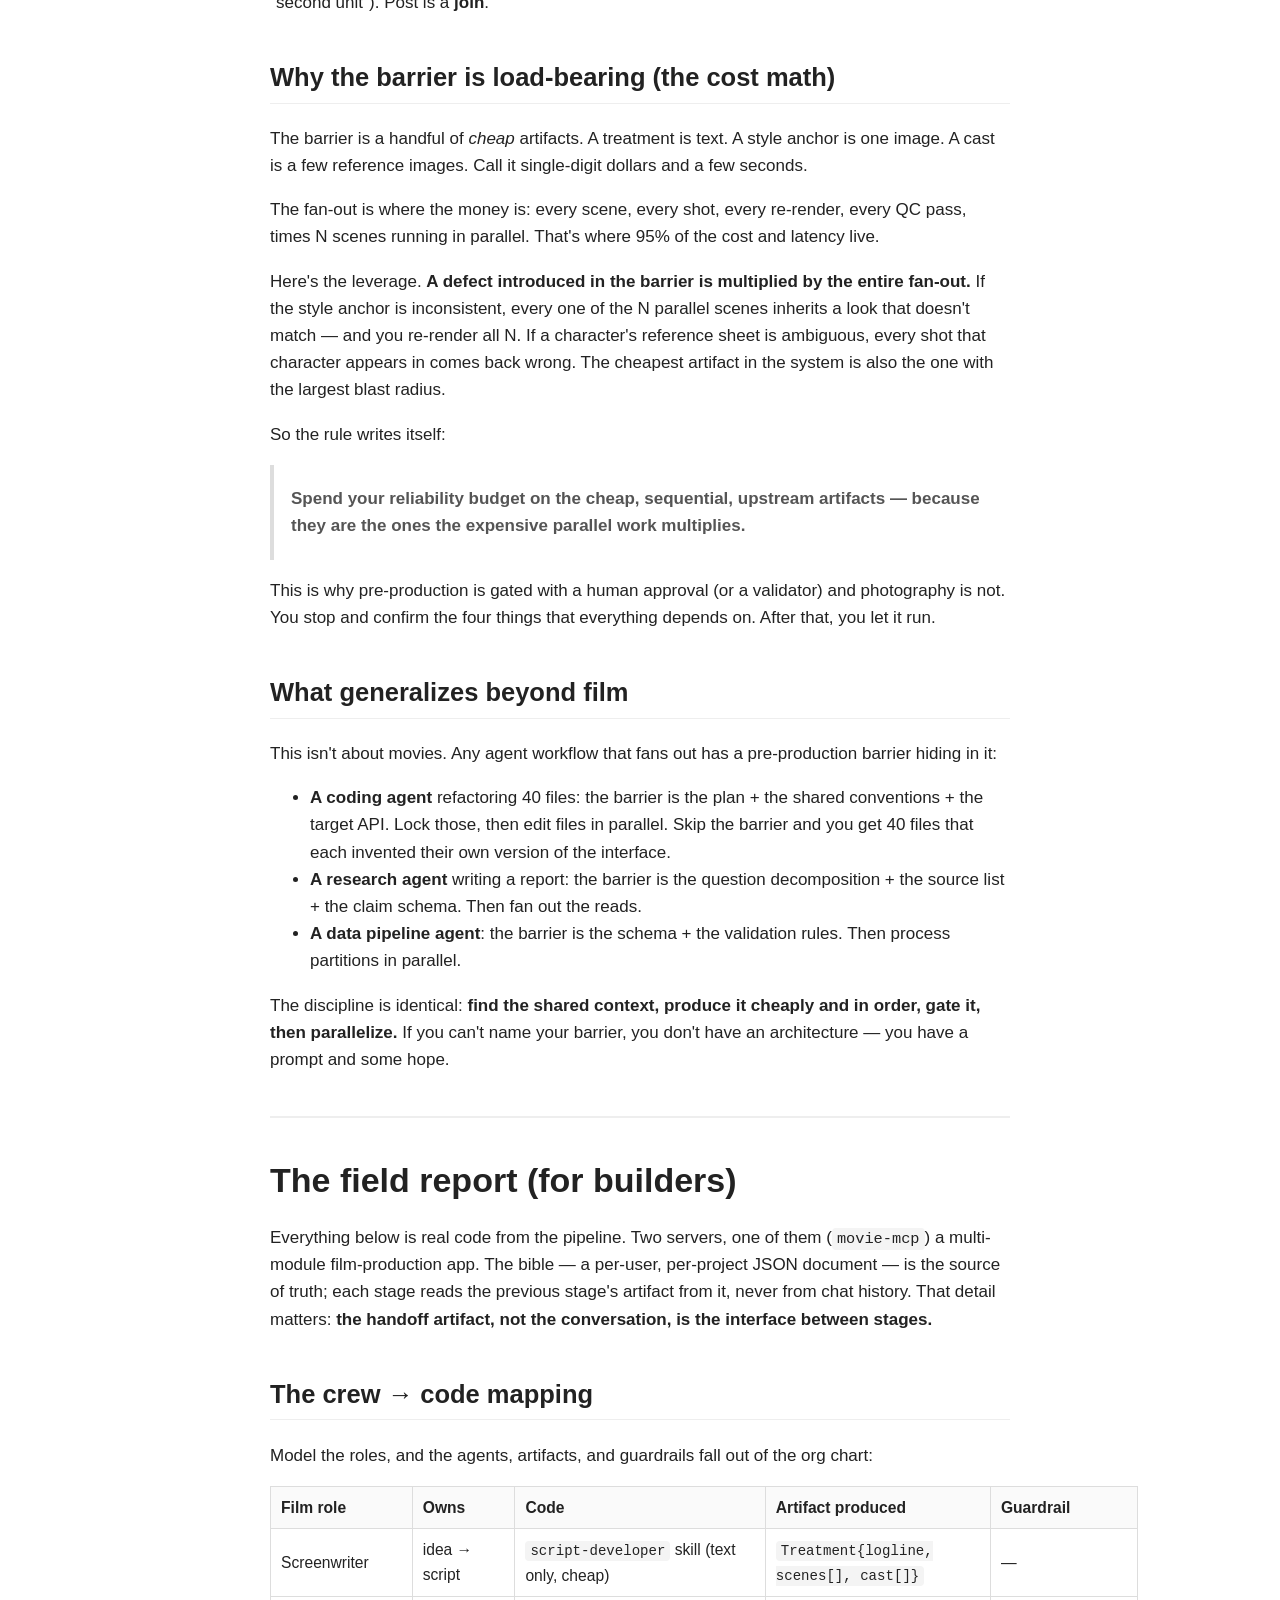
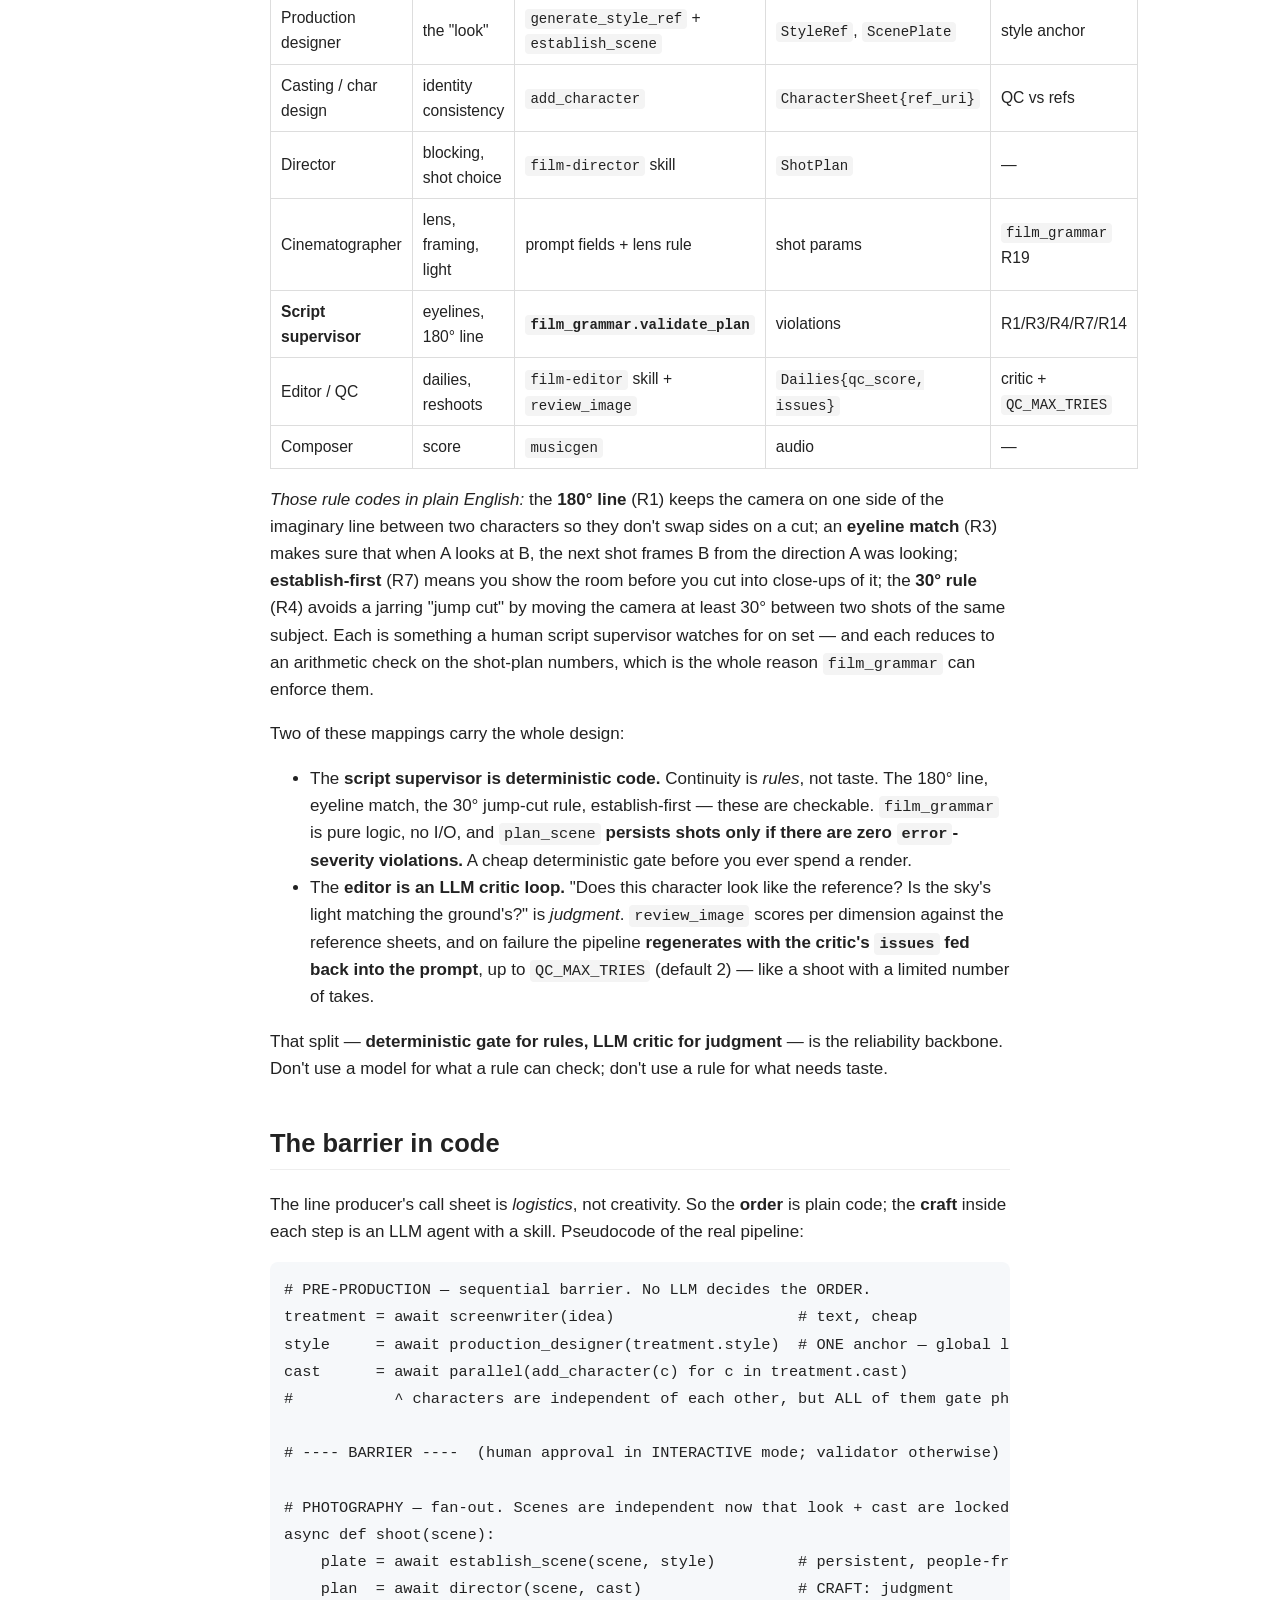
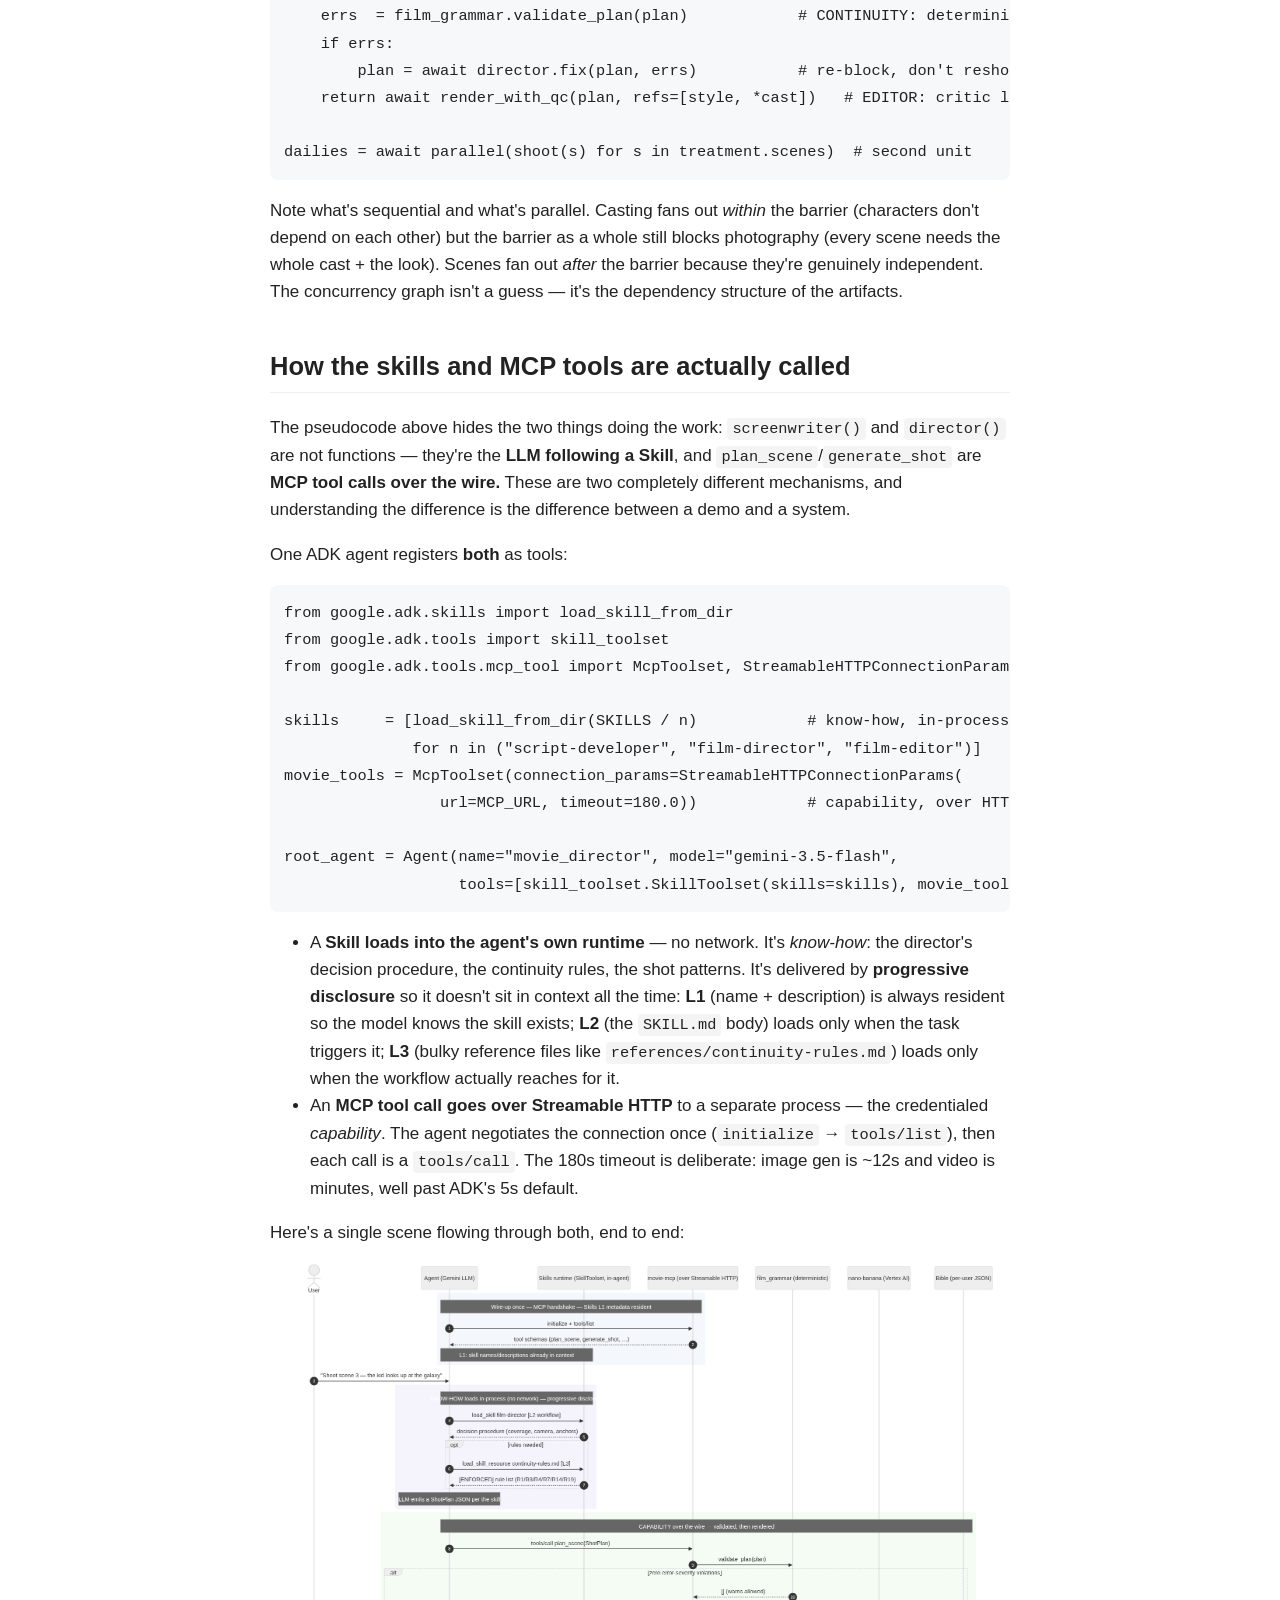
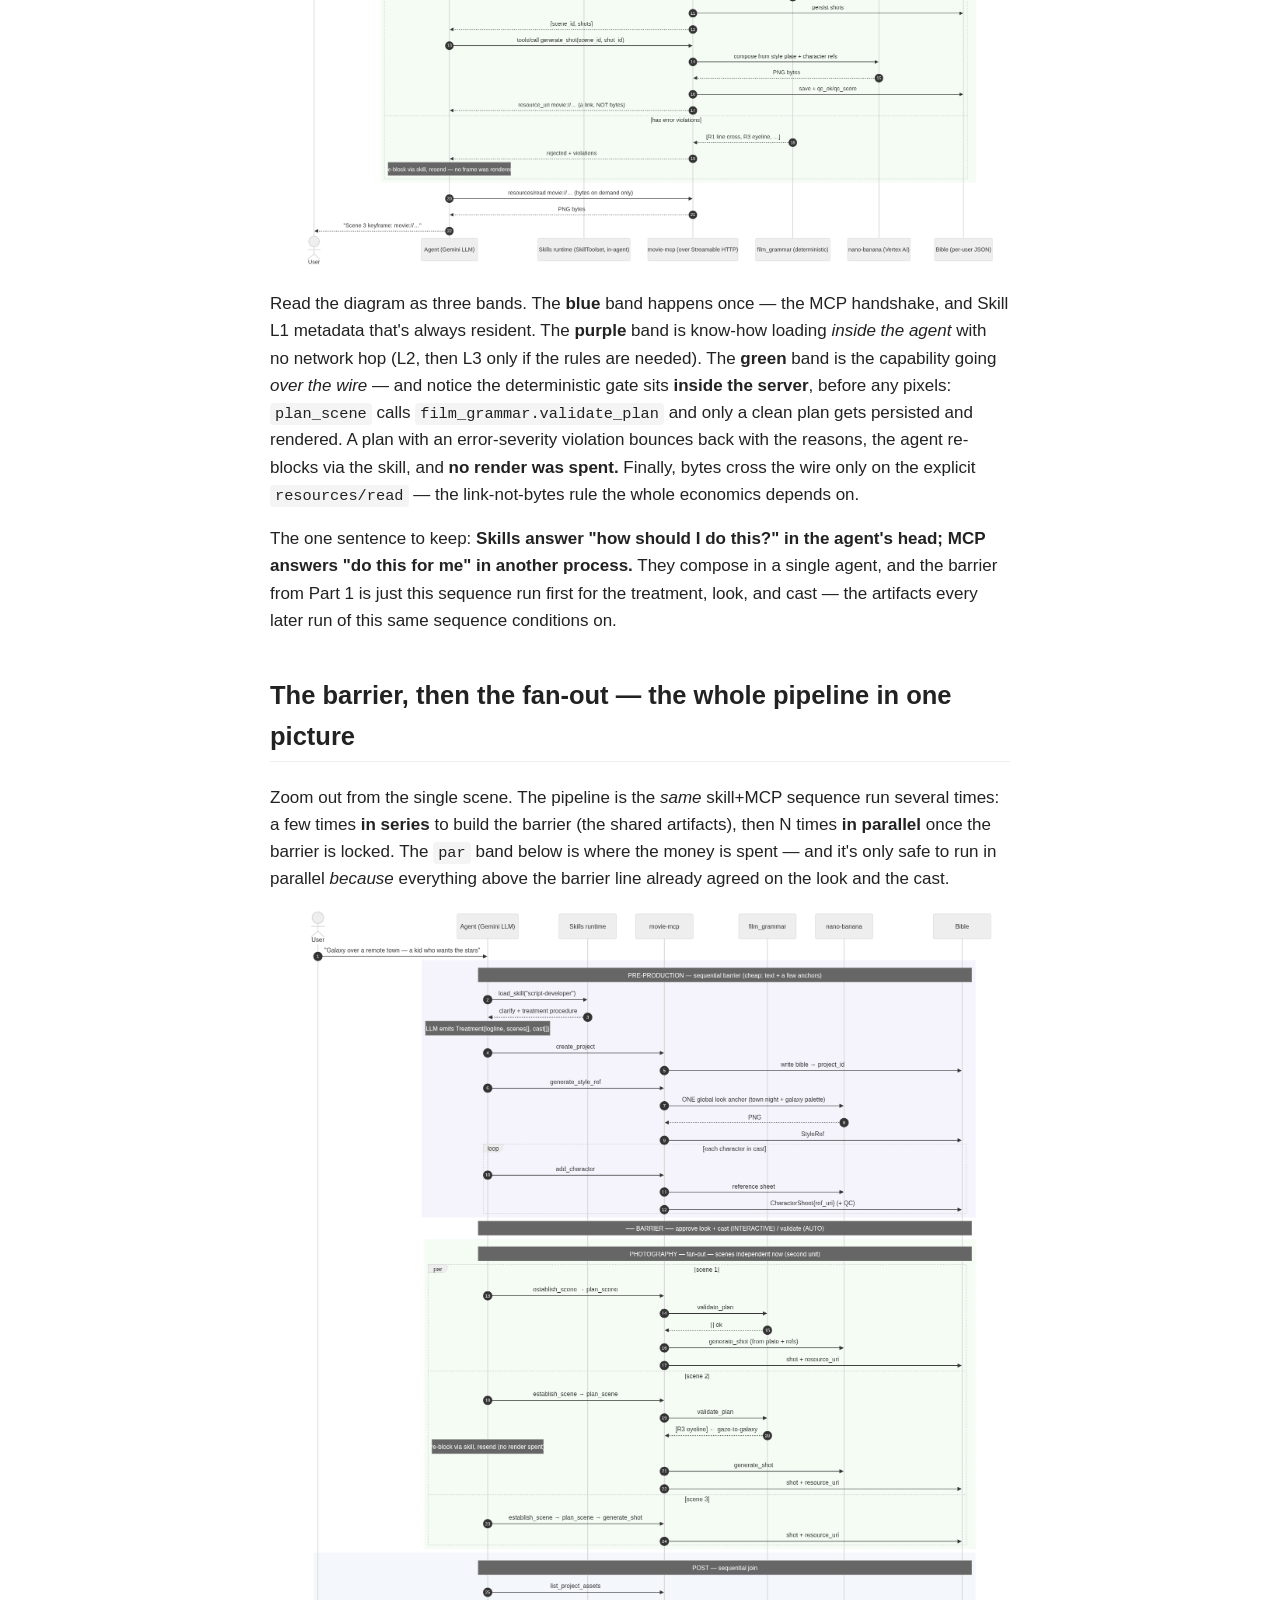
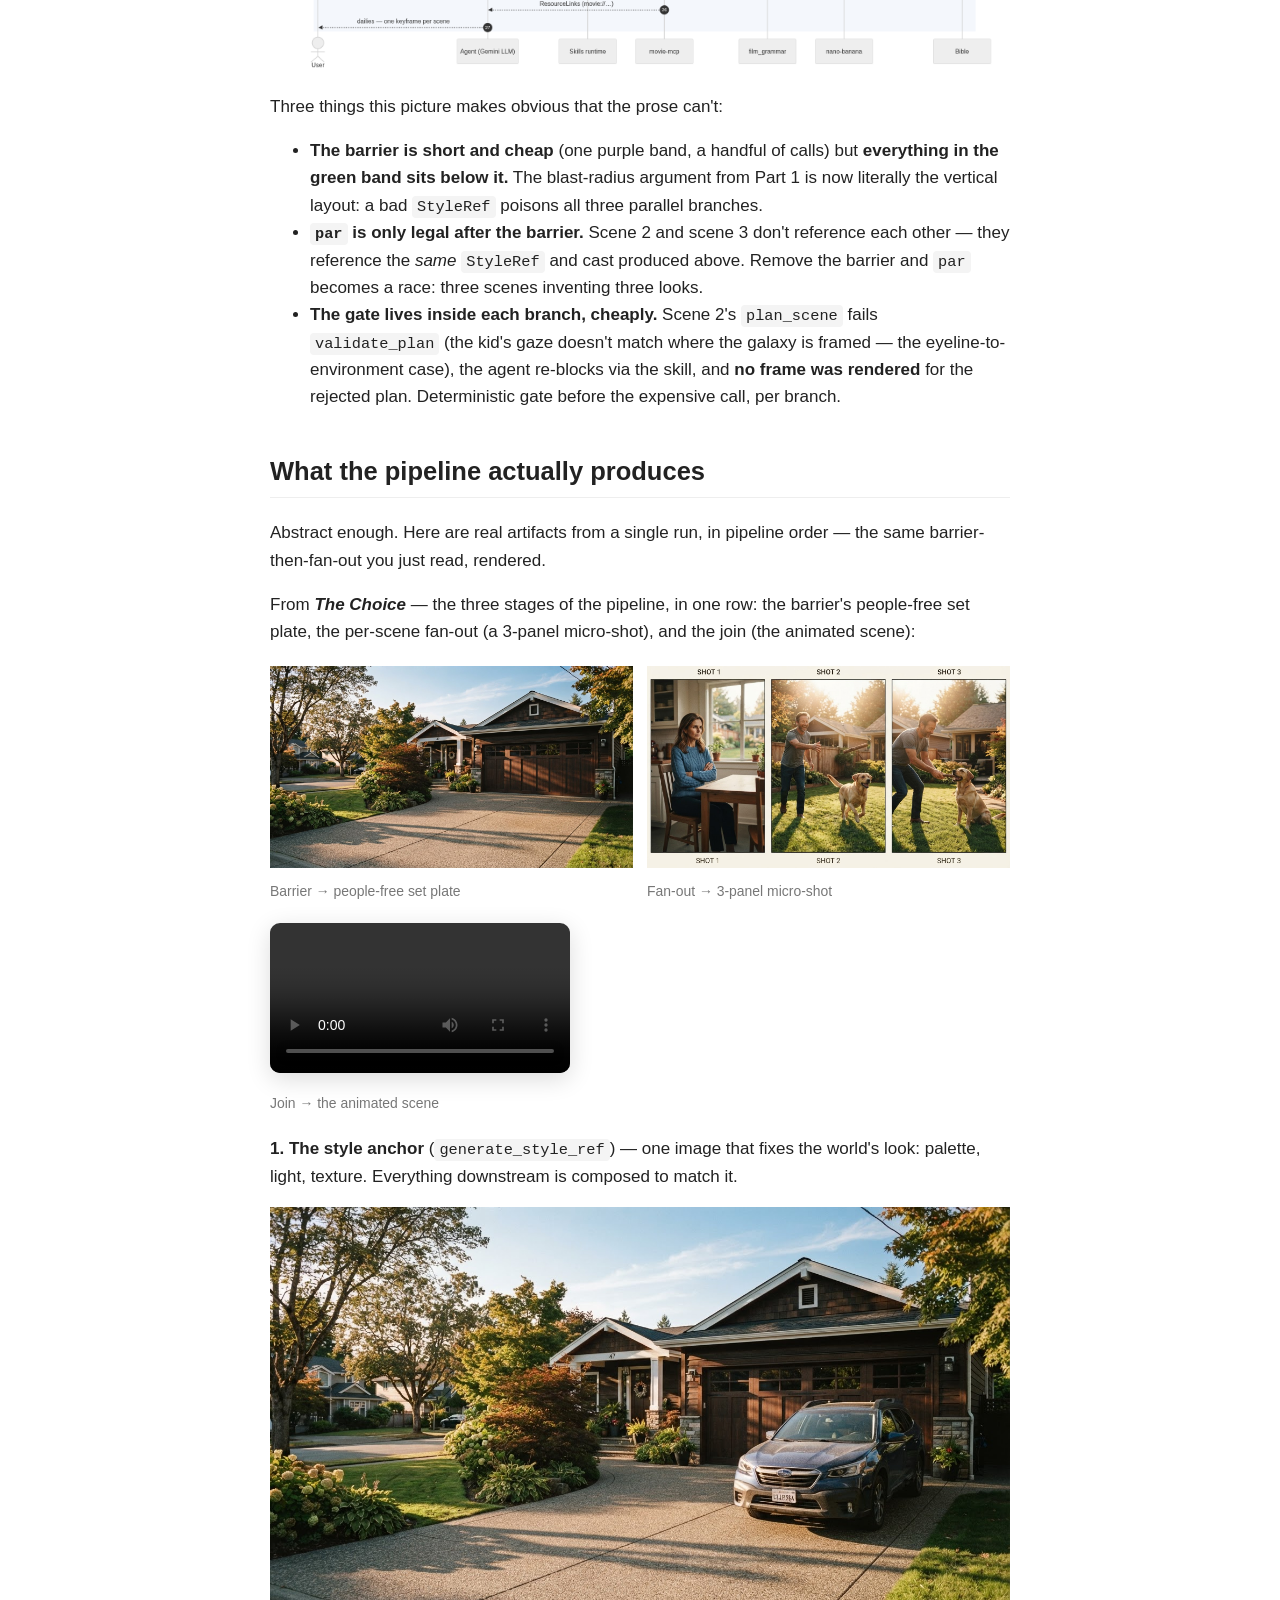
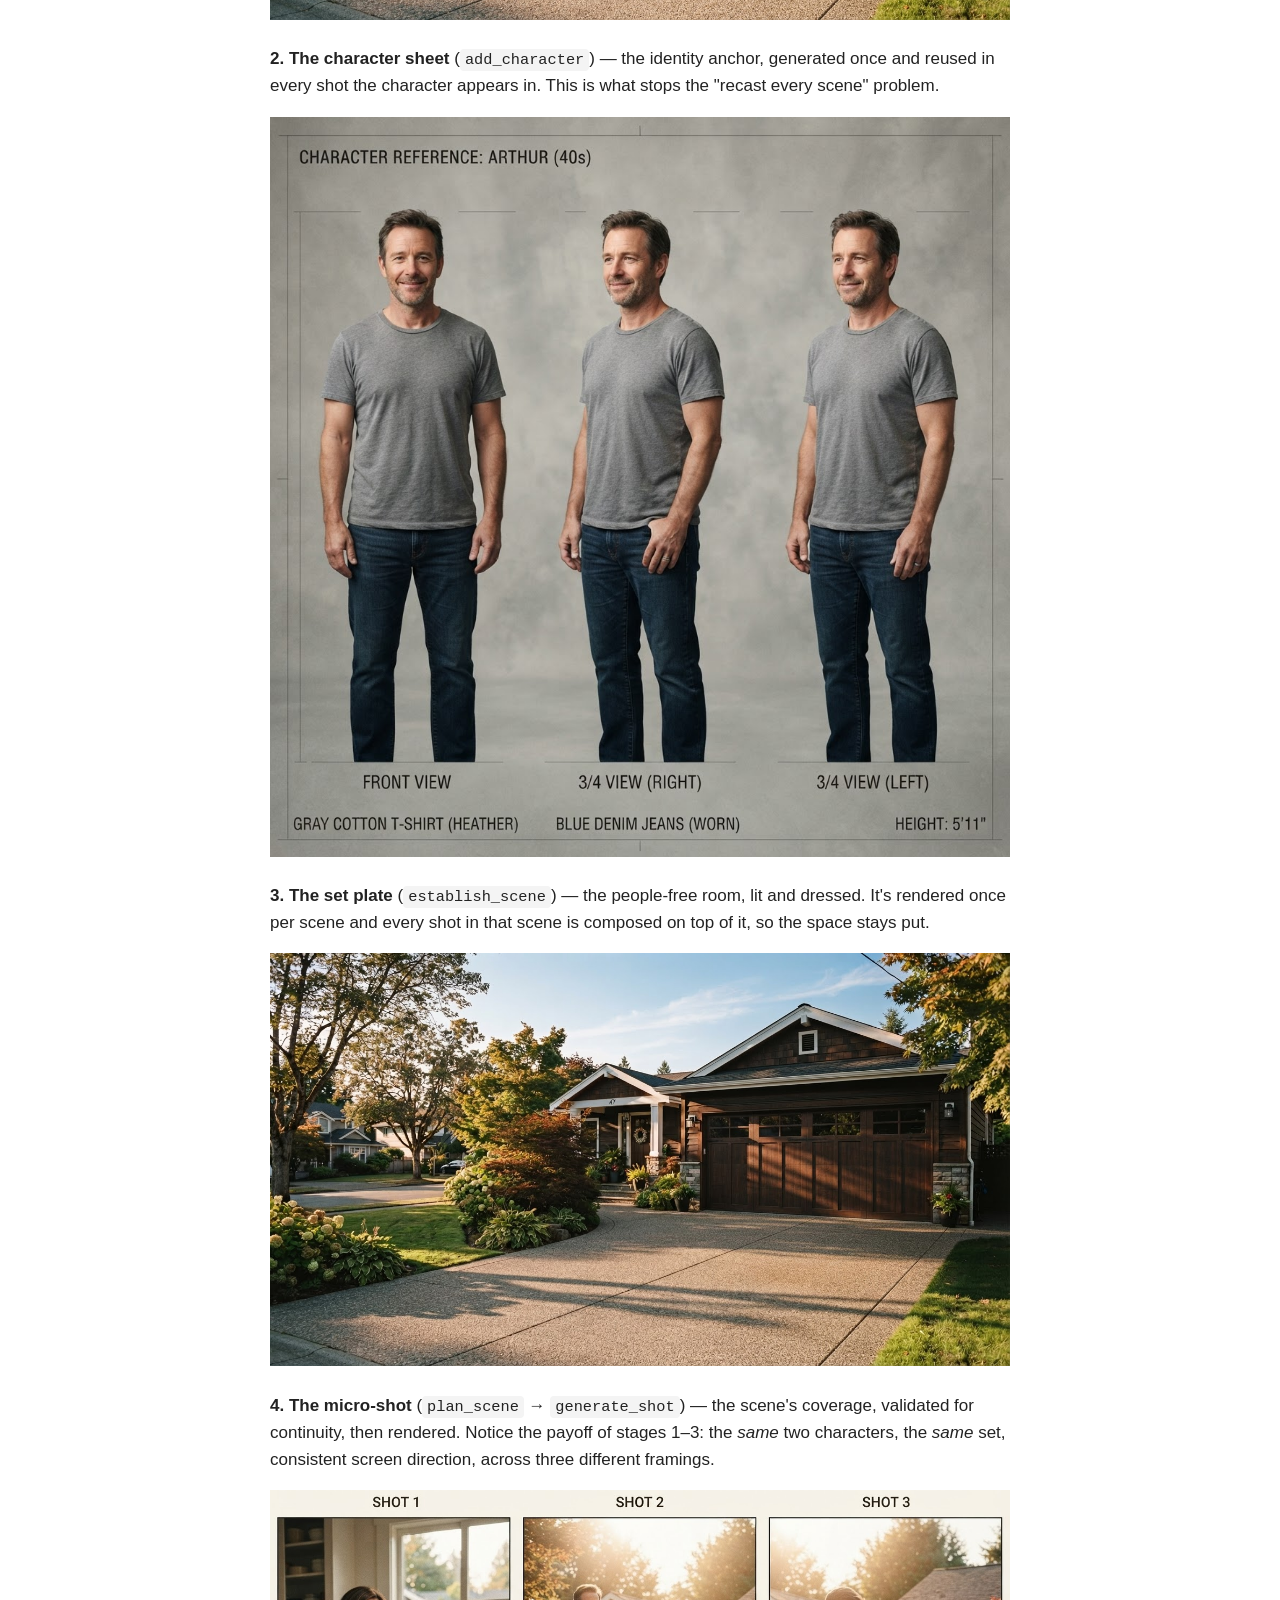
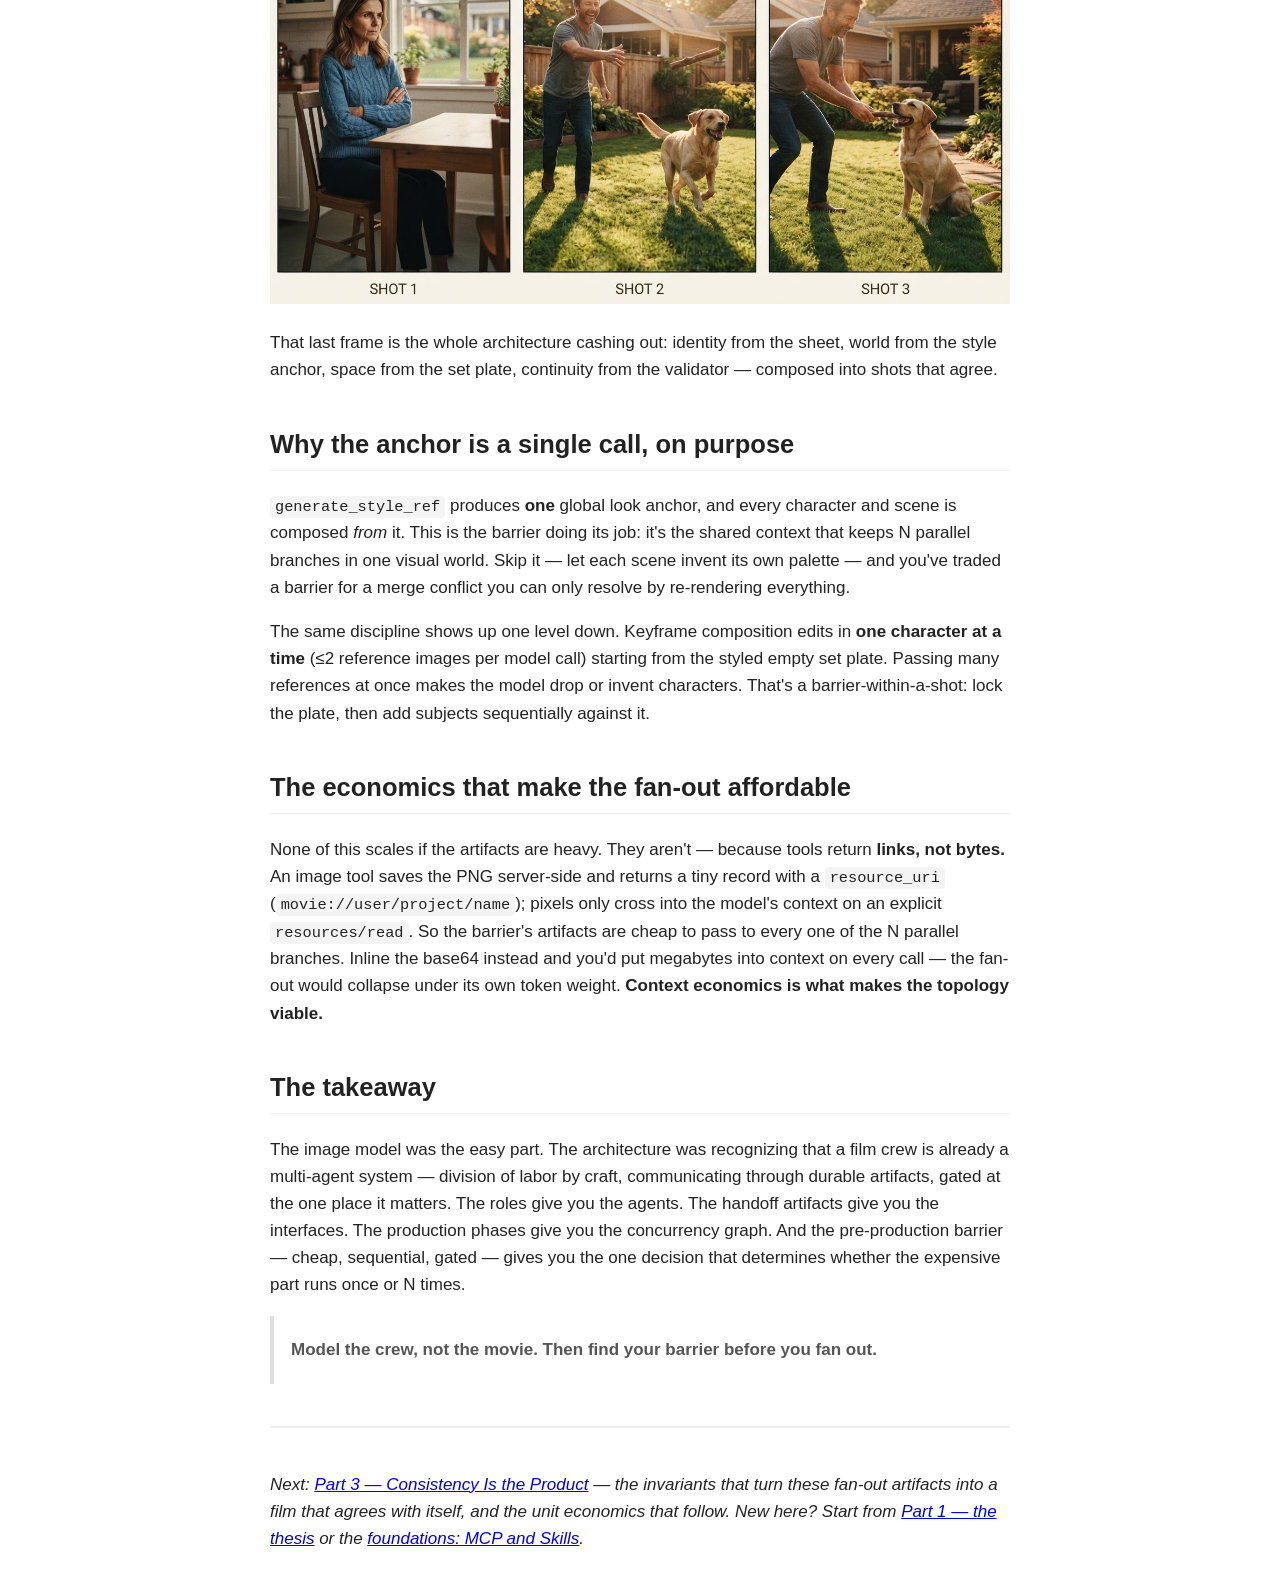
<file: docs/pre-production-barrier.html>
<!doctype html><meta charset=utf-8>
<title>Barrier, Fan-out, Join — The Agentic Studio</title><style>
body{max-width:740px;margin:40px auto;font:17px/1.6 -apple-system,Segoe UI,Roboto,Helvetica,Arial;color:#222;padding:0 16px}
h1{font-size:2em;line-height:1.2} h2{margin-top:1.6em;border-bottom:1px solid #eee;padding-bottom:.2em}
h3{margin-top:1.3em} hr{border:none;border-top:2px solid #eee;margin:2.5em 0}
code{background:#f4f4f4;padding:2px 5px;border-radius:4px;font-size:.9em}
pre{background:#f6f8fa;padding:14px;border-radius:8px;overflow:auto} pre code{background:none;padding:0}
pre.mermaid{background:#fff;text-align:center}
table{border-collapse:collapse;width:100%;margin:1em 0} th,td{border:1px solid #ddd;padding:8px 10px;text-align:left;font-size:.92em}
th{background:#fafafa} blockquote{border-left:4px solid #ddd;margin:1em 0;padding:.2em 1em;color:#555} img{max-width:100%}
video{max-width:100%;border-radius:10px;box-shadow:0 6px 24px rgba(0,0,0,.14);margin:.4em 0}
.gallery{display:grid;grid-template-columns:repeat(auto-fit,minmax(240px,1fr));gap:14px;margin:1.2em 0}
.gallery figure{margin:0} .gallery figcaption{font-size:.82em;color:#777;margin-top:4px}
.site-nav{display:flex;flex-wrap:wrap;align-items:center;gap:8px 12px;margin:0 0 2em;padding-bottom:12px;border-bottom:1px solid #eee}
.site-nav .brand{font-weight:700;color:#111;text-decoration:none;font-size:1.05em;margin-right:auto}
.navlinks{display:flex;flex-wrap:wrap;gap:6px}
.nav-item{text-decoration:none;color:#06c;padding:5px 12px;border-radius:999px;font-size:.92em;white-space:nowrap;transition:background .12s}
.nav-item:hover{background:#eef5ff}
.nav-item.active{background:#06c;color:#fff;pointer-events:none}</style>
<meta property="og:type" content="article"><meta property="og:site_name" content="The Agentic Studio"><meta property="og:title" content="Barrier, Fan-out, Join — The Agentic Studio"><meta property="og:description" content="Barrier, fan-out, join — the architecture that forces N stochastic outputs to agree, with the exact Skill + MCP call path and the deterministic gate."><meta property="og:image" content="https://gauravz7.github.io/movie-studio-agent/media/seq-callpath.png"><meta property="og:url" content="https://gauravz7.github.io/movie-studio-agent/pre-production-barrier.html"><meta name="twitter:card" content="summary_large_image"><meta name="twitter:title" content="Barrier, Fan-out, Join — The Agentic Studio"><meta name="twitter:description" content="Barrier, fan-out, join — the architecture that forces N stochastic outputs to agree, with the exact Skill + MCP call path and the deterministic gate."><meta name="twitter:image" content="https://gauravz7.github.io/movie-studio-agent/media/seq-callpath.png"><meta name="description" content="Barrier, fan-out, join — the architecture that forces N stochastic outputs to agree, with the exact Skill + MCP call path and the deterministic gate.">
<header class="site-nav"><a class="brand" href="agentic-studio-series.html">🎬 The Agentic Studio</a><nav class="navlinks"><a class="nav-item" href="agentic-studio-series.html" title="Overview">Series</a><a class="nav-item" href="part-1-thesis.html" title="Thesis">Part 1</a><a class="nav-item active" href="#" title="Architecture">Part 2</a><a class="nav-item" href="part-3-moat.html" title="Moat">Part 3</a><a class="nav-item" href="index.html" title="MCP & Skills">Foundations</a></nav></header>
<h1>Part 2 · Barrier, Fan-out, Join — the architecture of a creative agent</h1>
<p><em>Part 2 of </em><em><a href="agentic-studio-series.html">The Agentic Studio</a></em><em>. The studio is a scheduler over
stochastic renders; this is how the scheduler is built. One decision dominates the design, and it
happens </em><em>before any GPU-second is spent</em><em>: a short, strictly ordered barrier — treatment, look,
cast — that every downstream branch conditions on. Lock it and N scenes fan out in parallel, cheaply
and safely. Skip it and you pay for the same inconsistency N times over. The pipeline is a real MCP
server; every claim below is a mechanism, not a metaphor.</em></p>
<hr />
<h1>The five-minute version (for architects)</h1>
<h2>The one idea</h2>
<blockquote>
<p><strong>In an agent system, the expensive failures come from fanning out before you've locked the
context every branch shares. The job of the architect is to find that shared context, produce it
as a few cheap artifacts in a fixed order, gate it — and only then parallelize.</strong></p>
</blockquote>
<p>A film crew figured this out a century ago. Nobody shoots a single frame until the script is locked,
the look is set, and the cast is fixed. That "pre-production" phase is cheap (it's mostly talk and a
few reference images) and it is <strong>sequential on purpose</strong>. Principal photography — the expensive part
— only begins once those decisions can no longer move underneath everyone.</p>
<p>That is exactly the shape of a well-built agent pipeline. And most teams get it backwards: they
parallelize the expensive generative calls first because that's where the latency is, then spend
their real budget re-doing work because each parallel branch made a different assumption about the
shared context.</p>
<h2>The shape</h2>
<pre><code>PRE-PRODUCTION  (sequential barrier — cheap, gated)
   idea → treatment → style anchor → full cast
                 │  everything below conditions on these
                 ▼
PHOTOGRAPHY     (fan-out — expensive, parallel, independent)
   scene 1 ┐
   scene 2 ├─ establish → plan → validate → render → QC   (all at once)
   scene 3 ┘
                 │
                 ▼
POST            (sequential join)
   assemble → (video, score)
</code></pre>
<p>Three phases, and the boundaries aren't arbitrary — the film schedule tells you exactly where they
go. Pre-production is a <strong>barrier</strong>: nothing downstream may start until it's done. Photography is a
<strong>fan-out</strong>: once the look and cast are locked, scenes are independent and render concurrently (a
"second unit"). Post is a <strong>join</strong>.</p>
<h2>Why the barrier is load-bearing (the cost math)</h2>
<p>The barrier is a handful of <em>cheap</em> artifacts. A treatment is text. A style anchor is one image. A
cast is a few reference images. Call it single-digit dollars and a few seconds.</p>
<p>The fan-out is where the money is: every scene, every shot, every re-render, every QC pass, times N
scenes running in parallel. That's where 95% of the cost and latency live.</p>
<p>Here's the leverage. <strong>A defect introduced in the barrier is multiplied by the entire fan-out.</strong> If
the style anchor is inconsistent, every one of the N parallel scenes inherits a look that doesn't
match — and you re-render all N. If a character's reference sheet is ambiguous, every shot that
character appears in comes back wrong. The cheapest artifact in the system is also the one with the
largest blast radius.</p>
<p>So the rule writes itself:</p>
<blockquote>
<p><strong>Spend your reliability budget on the cheap, sequential, upstream artifacts — because they are
the ones the expensive parallel work multiplies.</strong></p>
</blockquote>
<p>This is why pre-production is gated with a human approval (or a validator) and photography is not.
You stop and confirm the four things that everything depends on. After that, you let it run.</p>
<h2>What generalizes beyond film</h2>
<p>This isn't about movies. Any agent workflow that fans out has a pre-production barrier hiding in it:</p>
<ul>
<li><strong>A coding agent</strong> refactoring 40 files: the barrier is the plan + the shared conventions +
  the target API. Lock those, then edit files in parallel. Skip the barrier and you get 40 files
  that each invented their own version of the interface.</li>
<li><strong>A research agent</strong> writing a report: the barrier is the question decomposition + the source
  list + the claim schema. Then fan out the reads.</li>
<li><strong>A data pipeline agent</strong>: the barrier is the schema + the validation rules. Then process
  partitions in parallel.</li>
</ul>
<p>The discipline is identical: <strong>find the shared context, produce it cheaply and in order, gate it,
then parallelize.</strong> If you can't name your barrier, you don't have an architecture — you have a
prompt and some hope.</p>
<hr />
<h1>The field report (for builders)</h1>
<p>Everything below is real code from the pipeline. Two servers, one of them (<code>movie-mcp</code>) a
multi-module film-production app. The bible — a per-user, per-project JSON document — is the source
of truth; each stage reads the previous stage's artifact from it, never from chat history. That
detail matters: <strong>the handoff artifact, not the conversation, is the interface between stages.</strong></p>
<h2>The crew → code mapping</h2>
<p>Model the roles, and the agents, artifacts, and guardrails fall out of the org chart:</p>
<table>
<thead>
<tr>
<th>Film role</th>
<th>Owns</th>
<th>Code</th>
<th>Artifact produced</th>
<th>Guardrail</th>
</tr>
</thead>
<tbody>
<tr>
<td>Screenwriter</td>
<td>idea → script</td>
<td><code>script-developer</code> skill (text only, cheap)</td>
<td><code>Treatment{logline, scenes[], cast[]}</code></td>
<td>—</td>
</tr>
<tr>
<td>Production designer</td>
<td>the "look"</td>
<td><code>generate_style_ref</code> + <code>establish_scene</code></td>
<td><code>StyleRef</code>, <code>ScenePlate</code></td>
<td>style anchor</td>
</tr>
<tr>
<td>Casting / char design</td>
<td>identity consistency</td>
<td><code>add_character</code></td>
<td><code>CharacterSheet{ref_uri}</code></td>
<td>QC vs refs</td>
</tr>
<tr>
<td>Director</td>
<td>blocking, shot choice</td>
<td><code>film-director</code> skill</td>
<td><code>ShotPlan</code></td>
<td>—</td>
</tr>
<tr>
<td>Cinematographer</td>
<td>lens, framing, light</td>
<td>prompt fields + lens rule</td>
<td>shot params</td>
<td><code>film_grammar</code> R19</td>
</tr>
<tr>
<td><strong>Script supervisor</strong></td>
<td>eyelines, 180° line</td>
<td><strong><code>film_grammar.validate_plan</code></strong></td>
<td>violations</td>
<td>R1/R3/R4/R7/R14</td>
</tr>
<tr>
<td>Editor / QC</td>
<td>dailies, reshoots</td>
<td><code>film-editor</code> skill + <code>review_image</code></td>
<td><code>Dailies{qc_score, issues}</code></td>
<td>critic + <code>QC_MAX_TRIES</code></td>
</tr>
<tr>
<td>Composer</td>
<td>score</td>
<td><code>musicgen</code></td>
<td>audio</td>
<td>—</td>
</tr>
</tbody>
</table>
<p><em>Those rule codes in plain English:</em> the <strong>180° line</strong> (R1) keeps the camera on one side of the
imaginary line between two characters so they don't swap sides on a cut; an <strong>eyeline match</strong> (R3)
makes sure that when A looks at B, the next shot frames B from the direction A was looking;
<strong>establish-first</strong> (R7) means you show the room before you cut into close-ups of it; the <strong>30° rule</strong>
(R4) avoids a jarring "jump cut" by moving the camera at least 30° between two shots of the same
subject. Each is something a human script supervisor watches for on set — and each reduces to an
arithmetic check on the shot-plan numbers, which is the whole reason <code>film_grammar</code> can enforce them.</p>
<p>Two of these mappings carry the whole design:</p>
<ul>
<li>The <strong>script supervisor is deterministic code.</strong> Continuity is <em>rules</em>, not taste. The 180° line,
  eyeline match, the 30° jump-cut rule, establish-first — these are checkable. <code>film_grammar</code> is
  pure logic, no I/O, and <code>plan_scene</code> <strong>persists shots only if there are zero <code>error</code>-severity
  violations.</strong> A cheap deterministic gate before you ever spend a render.</li>
<li>The <strong>editor is an LLM critic loop.</strong> "Does this character look like the reference? Is the sky's
  light matching the ground's?" is <em>judgment</em>. <code>review_image</code> scores per dimension against the
  reference sheets, and on failure the pipeline <strong>regenerates with the critic's <code>issues</code> fed back
  into the prompt</strong>, up to <code>QC_MAX_TRIES</code> (default 2) — like a shoot with a limited number of takes.</li>
</ul>
<p>That split — <strong>deterministic gate for rules, LLM critic for judgment</strong> — is the reliability backbone.
Don't use a model for what a rule can check; don't use a rule for what needs taste.</p>
<h2>The barrier in code</h2>
<p>The line producer's call sheet is <em>logistics</em>, not creativity. So the <strong>order</strong> is plain code; the
<strong>craft</strong> inside each step is an LLM agent with a skill. Pseudocode of the real pipeline:</p>
<pre><code class="language-python"># PRE-PRODUCTION — sequential barrier. No LLM decides the ORDER.
treatment = await screenwriter(idea)                    # text, cheap
style     = await production_designer(treatment.style)  # ONE anchor — global look
cast      = await parallel(add_character(c) for c in treatment.cast)
#           ^ characters are independent of each other, but ALL of them gate photography

# ---- BARRIER ----  (human approval in INTERACTIVE mode; validator otherwise)

# PHOTOGRAPHY — fan-out. Scenes are independent now that look + cast are locked.
async def shoot(scene):
    plate = await establish_scene(scene, style)         # persistent, people-free set plate
    plan  = await director(scene, cast)                 # CRAFT: judgment
    errs  = film_grammar.validate_plan(plan)            # CONTINUITY: deterministic gate
    if errs:
        plan = await director.fix(plan, errs)           # re-block, don't reshoot
    return await render_with_qc(plan, refs=[style, *cast])   # EDITOR: critic loop

dailies = await parallel(shoot(s) for s in treatment.scenes)  # second unit
</code></pre>
<p>Note what's sequential and what's parallel. Casting fans out <em>within</em> the barrier (characters don't
depend on each other) but the barrier as a whole still blocks photography (every scene needs the
whole cast + the look). Scenes fan out <em>after</em> the barrier because they're genuinely independent.
The concurrency graph isn't a guess — it's the dependency structure of the artifacts.</p>
<h2>How the skills and MCP tools are actually called</h2>
<p>The pseudocode above hides the two things doing the work: <code>screenwriter()</code> and <code>director()</code> are not
functions — they're the <strong>LLM following a Skill</strong>, and <code>plan_scene</code>/<code>generate_shot</code> are <strong>MCP tool
calls over the wire.</strong> These are two completely different mechanisms, and understanding the
difference is the difference between a demo and a system.</p>
<p>One ADK agent registers <strong>both</strong> as tools:</p>
<pre><code class="language-python">from google.adk.skills import load_skill_from_dir
from google.adk.tools import skill_toolset
from google.adk.tools.mcp_tool import McpToolset, StreamableHTTPConnectionParams

skills     = [load_skill_from_dir(SKILLS / n)            # know-how, in-process
              for n in (&quot;script-developer&quot;, &quot;film-director&quot;, &quot;film-editor&quot;)]
movie_tools = McpToolset(connection_params=StreamableHTTPConnectionParams(
                 url=MCP_URL, timeout=180.0))            # capability, over HTTP

root_agent = Agent(name=&quot;movie_director&quot;, model=&quot;gemini-3.5-flash&quot;,
                   tools=[skill_toolset.SkillToolset(skills=skills), movie_tools])
</code></pre>
<ul>
<li>A <strong>Skill loads into the agent's own runtime</strong> — no network. It's <em>know-how</em>: the director's
  decision procedure, the continuity rules, the shot patterns. It's delivered by <strong>progressive
  disclosure</strong> so it doesn't sit in context all the time: <strong>L1</strong> (name + description) is always
  resident so the model knows the skill exists; <strong>L2</strong> (the <code>SKILL.md</code> body) loads only when the
  task triggers it; <strong>L3</strong> (bulky reference files like <code>references/continuity-rules.md</code>) loads only
  when the workflow actually reaches for it.</li>
<li>An <strong>MCP tool call goes over Streamable HTTP</strong> to a separate process — the credentialed
  <em>capability</em>. The agent negotiates the connection once (<code>initialize</code> → <code>tools/list</code>), then each
  call is a <code>tools/call</code>. The 180s timeout is deliberate: image gen is ~12s and video is minutes,
  well past ADK's 5s default.</li>
</ul>
<p>Here's a single scene flowing through both, end to end:</p>
<p><img alt="The skill + MCP call path — wire-up, know-how (Skills), capability (MCP tools)" src="media/seq-callpath.png" /></p>
<p>Read the diagram as three bands. The <strong>blue</strong> band happens once — the MCP handshake, and Skill L1
metadata that's always resident. The <strong>purple</strong> band is know-how loading <em>inside the agent</em> with no
network hop (L2, then L3 only if the rules are needed). The <strong>green</strong> band is the capability going
<em>over the wire</em> — and notice the deterministic gate sits <strong>inside the server</strong>, before any pixels:
<code>plan_scene</code> calls <code>film_grammar.validate_plan</code> and only a clean plan gets persisted and rendered. A
plan with an error-severity violation bounces back with the reasons, the agent re-blocks via the
skill, and <strong>no render was spent.</strong> Finally, bytes cross the wire only on the explicit
<code>resources/read</code> — the link-not-bytes rule the whole economics depends on.</p>
<p>The one sentence to keep: <strong>Skills answer "how should I do this?" in the agent's head; MCP answers
"do this for me" in another process.</strong> They compose in a single agent, and the barrier from Part 1
is just this sequence run first for the treatment, look, and cast — the artifacts every later run of
this same sequence conditions on.</p>
<h2>The barrier, then the fan-out — the whole pipeline in one picture</h2>
<p>Zoom out from the single scene. The pipeline is the <em>same</em> skill+MCP sequence run several times: a
few times <strong>in series</strong> to build the barrier (the shared artifacts), then N times <strong>in parallel</strong>
once the barrier is locked. The <code>par</code> band below is where the money is spent — and it's only safe to
run in parallel <em>because</em> everything above the barrier line already agreed on the look and the cast.</p>
<p><img alt="Barrier → fan-out → join — the whole pipeline in one picture" src="media/seq-pipeline.png" /></p>
<p>Three things this picture makes obvious that the prose can't:</p>
<ul>
<li><strong>The barrier is short and cheap</strong> (one purple band, a handful of calls) but <strong>everything in the
  green band sits below it.</strong> The blast-radius argument from Part 1 is now literally the vertical
  layout: a bad <code>StyleRef</code> poisons all three parallel branches.</li>
<li><strong><code>par</code> is only legal after the barrier.</strong> Scene 2 and scene 3 don't reference each other — they
  reference the <em>same</em> <code>StyleRef</code> and cast produced above. Remove the barrier and <code>par</code> becomes a
  race: three scenes inventing three looks.</li>
<li><strong>The gate lives inside each branch, cheaply.</strong> Scene 2's <code>plan_scene</code> fails <code>validate_plan</code>
  (the kid's gaze doesn't match where the galaxy is framed — the eyeline-to-environment case), the
  agent re-blocks via the skill, and <strong>no frame was rendered</strong> for the rejected plan. Deterministic
  gate before the expensive call, per branch.</li>
</ul>
<h2>What the pipeline actually produces</h2>
<p>Abstract enough. Here are real artifacts from a single run, in pipeline order — the same
barrier-then-fan-out you just read, rendered.</p>
<p>From <strong><em>The Choice</em></strong> — the three stages of the pipeline, in one row: the barrier's people-free set
plate, the per-scene fan-out (a 3-panel micro-shot), and the join (the animated scene):</p>
<div class="gallery">
<figure><img src="media/choice-plate-s1.jpg" alt="set plate"><figcaption>Barrier → people-free set plate</figcaption></figure>
<figure><img src="media/choice-storyboard-s4.png" alt="3-panel micro-shot"><figcaption>Fan-out → 3-panel micro-shot</figcaption></figure>
<figure><video controls preload="metadata" src="media/choice-scene-1.mp4"></video><figcaption>Join → the animated scene</figcaption></figure>
</div>

<p><strong>1. The style anchor</strong> (<code>generate_style_ref</code>) — one image that fixes the world's look: palette,
light, texture. Everything downstream is composed to match it.</p>
<p><img alt="The style reference: a warm, lamp-lit living room at night, establishing the film's overall look" src="media/choice-style.jpg" /></p>
<p><strong>2. The character sheet</strong> (<code>add_character</code>) — the identity anchor, generated once and reused in every
shot the character appears in. This is what stops the "recast every scene" problem.</p>
<p><img alt="A character reference sheet with front, 3/4, profile and back views and a colour key" src="media/choice-arthur.png" /></p>
<p><strong>3. The set plate</strong> (<code>establish_scene</code>) — the people-free room, lit and dressed. It's rendered once
per scene and every shot in that scene is composed on top of it, so the space stays put.</p>
<p><img alt="An empty, morning-lit kitchen set plate with no characters in frame" src="media/choice-plate-s1.jpg" /></p>
<p><strong>4. The micro-shot</strong> (<code>plan_scene</code> → <code>generate_shot</code>) — the scene's coverage, validated for
continuity, then rendered. Notice the payoff of stages 1–3: the <em>same</em> two characters, the <em>same</em>
set, consistent screen direction, across three different framings.</p>
<p><img alt="A three-shot storyboard — SHOT 1 / 2 / 3, the same cast, wardrobe and light held across all three panels" src="media/choice-storyboard-s4.png" /></p>
<p>That last frame is the whole architecture cashing out: identity from the sheet, world from the style
anchor, space from the set plate, continuity from the validator — composed into shots that agree.</p>
<h2>Why the anchor is a single call, on purpose</h2>
<p><code>generate_style_ref</code> produces <strong>one</strong> global look anchor, and every character and scene is composed
<em>from</em> it. This is the barrier doing its job: it's the shared context that keeps N parallel branches
in one visual world. Skip it — let each scene invent its own palette — and you've traded a barrier
for a merge conflict you can only resolve by re-rendering everything.</p>
<p>The same discipline shows up one level down. Keyframe composition edits in <strong>one character at a
time</strong> (≤2 reference images per model call) starting from the styled empty set plate. Passing many
references at once makes the model drop or invent characters. That's a barrier-within-a-shot: lock
the plate, then add subjects sequentially against it.</p>
<h2>The economics that make the fan-out affordable</h2>
<p>None of this scales if the artifacts are heavy. They aren't — because tools return <strong>links, not
bytes.</strong> An image tool saves the PNG server-side and returns a tiny record with a <code>resource_uri</code>
(<code>movie://user/project/name</code>); pixels only cross into the model's context on an explicit
<code>resources/read</code>. So the barrier's artifacts are cheap to pass to every one of the N parallel
branches. Inline the base64 instead and you'd put megabytes into context on every call — the fan-out
would collapse under its own token weight. <strong>Context economics is what makes the topology viable.</strong></p>
<h2>The takeaway</h2>
<p>The image model was the easy part. The architecture was recognizing that a film crew is already a
multi-agent system — division of labor by craft, communicating through durable artifacts, gated at
the one place it matters. The roles give you the agents. The handoff artifacts give you the
interfaces. The production phases give you the concurrency graph. And the pre-production barrier —
cheap, sequential, gated — gives you the one decision that determines whether the expensive part
runs once or N times.</p>
<blockquote>
<p><strong>Model the crew, not the movie. Then find your barrier before you fan out.</strong></p>
</blockquote>
<hr />
<p><em>Next: </em><em><a href="part-3-moat.html">Part 3 — Consistency Is the Product</a></em><em> — the invariants that turn these
fan-out artifacts into a film that agrees with itself, and the unit economics that follow. New here?
Start from </em><em><a href="part-1-thesis.html">Part 1 — the thesis</a></em><em> or the </em><em><a href="index.html">foundations: MCP and
Skills</a></em><em>.</em></p>
</file>
